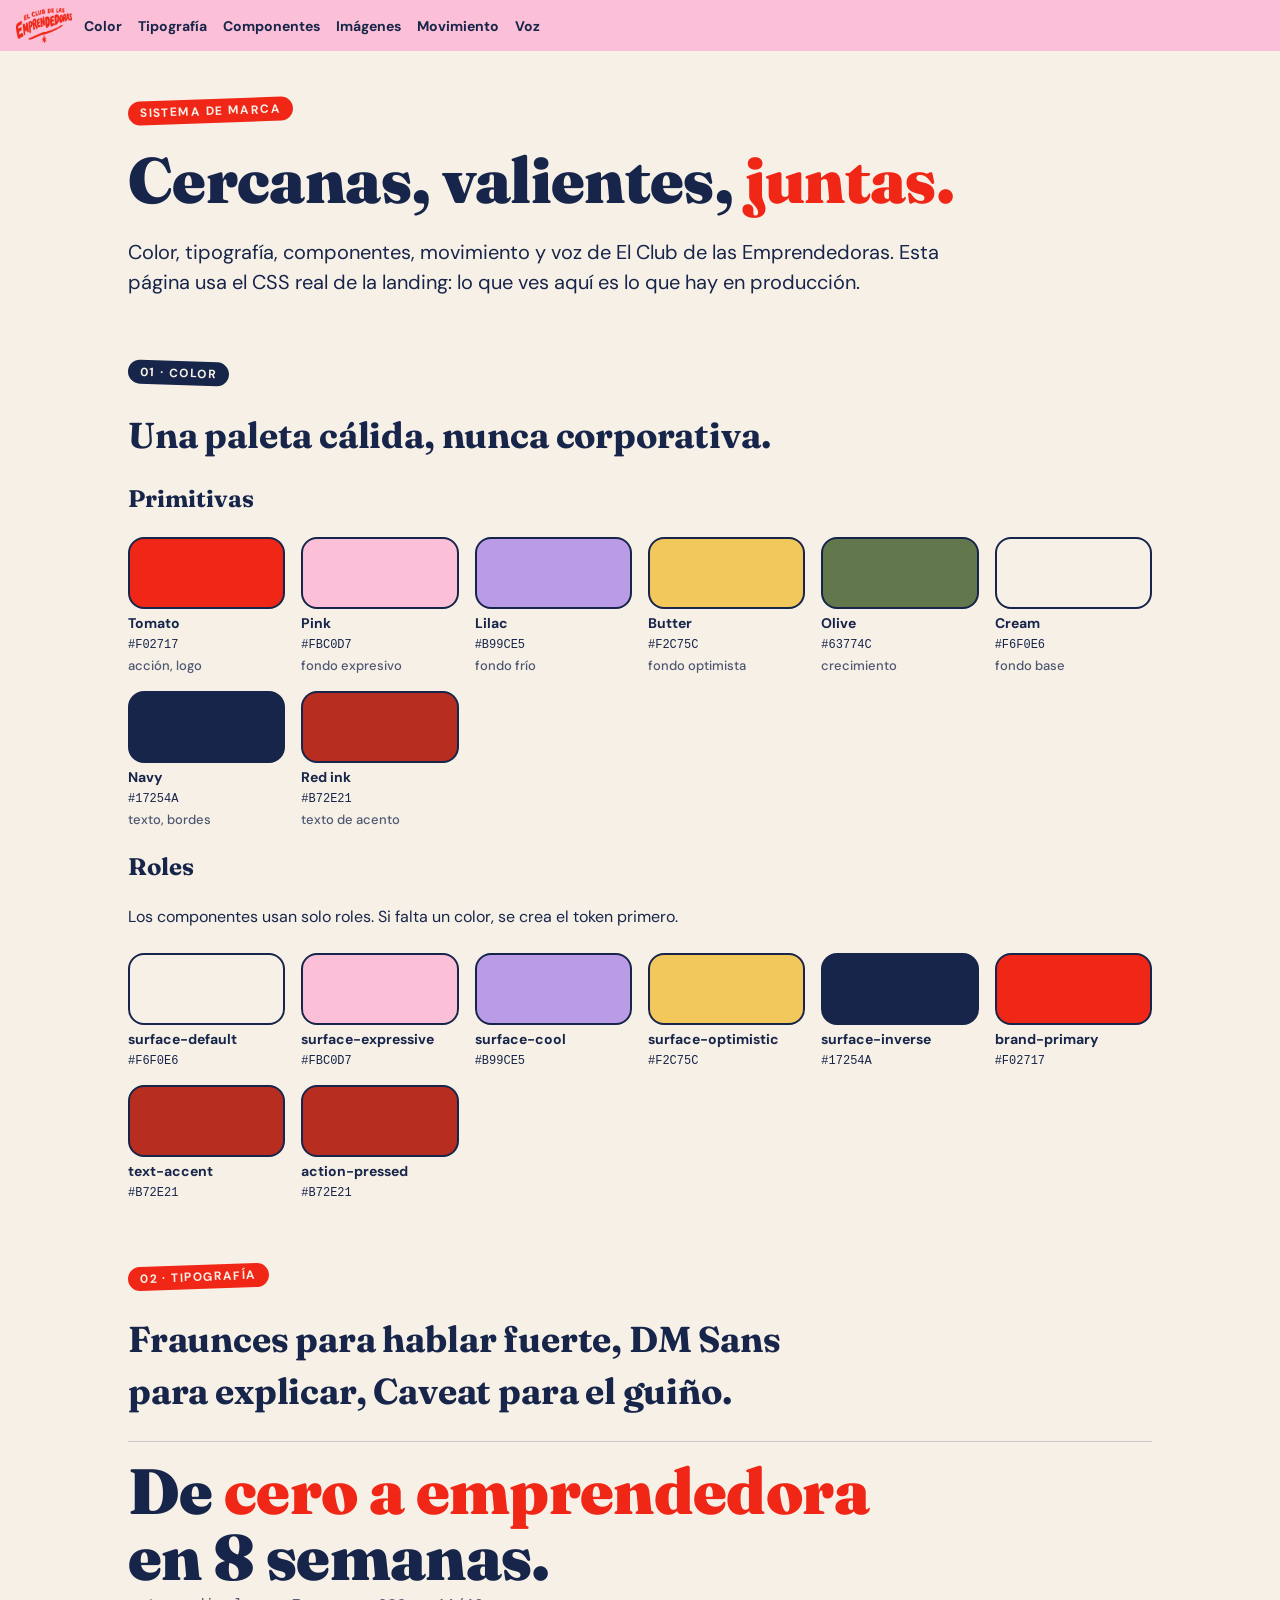
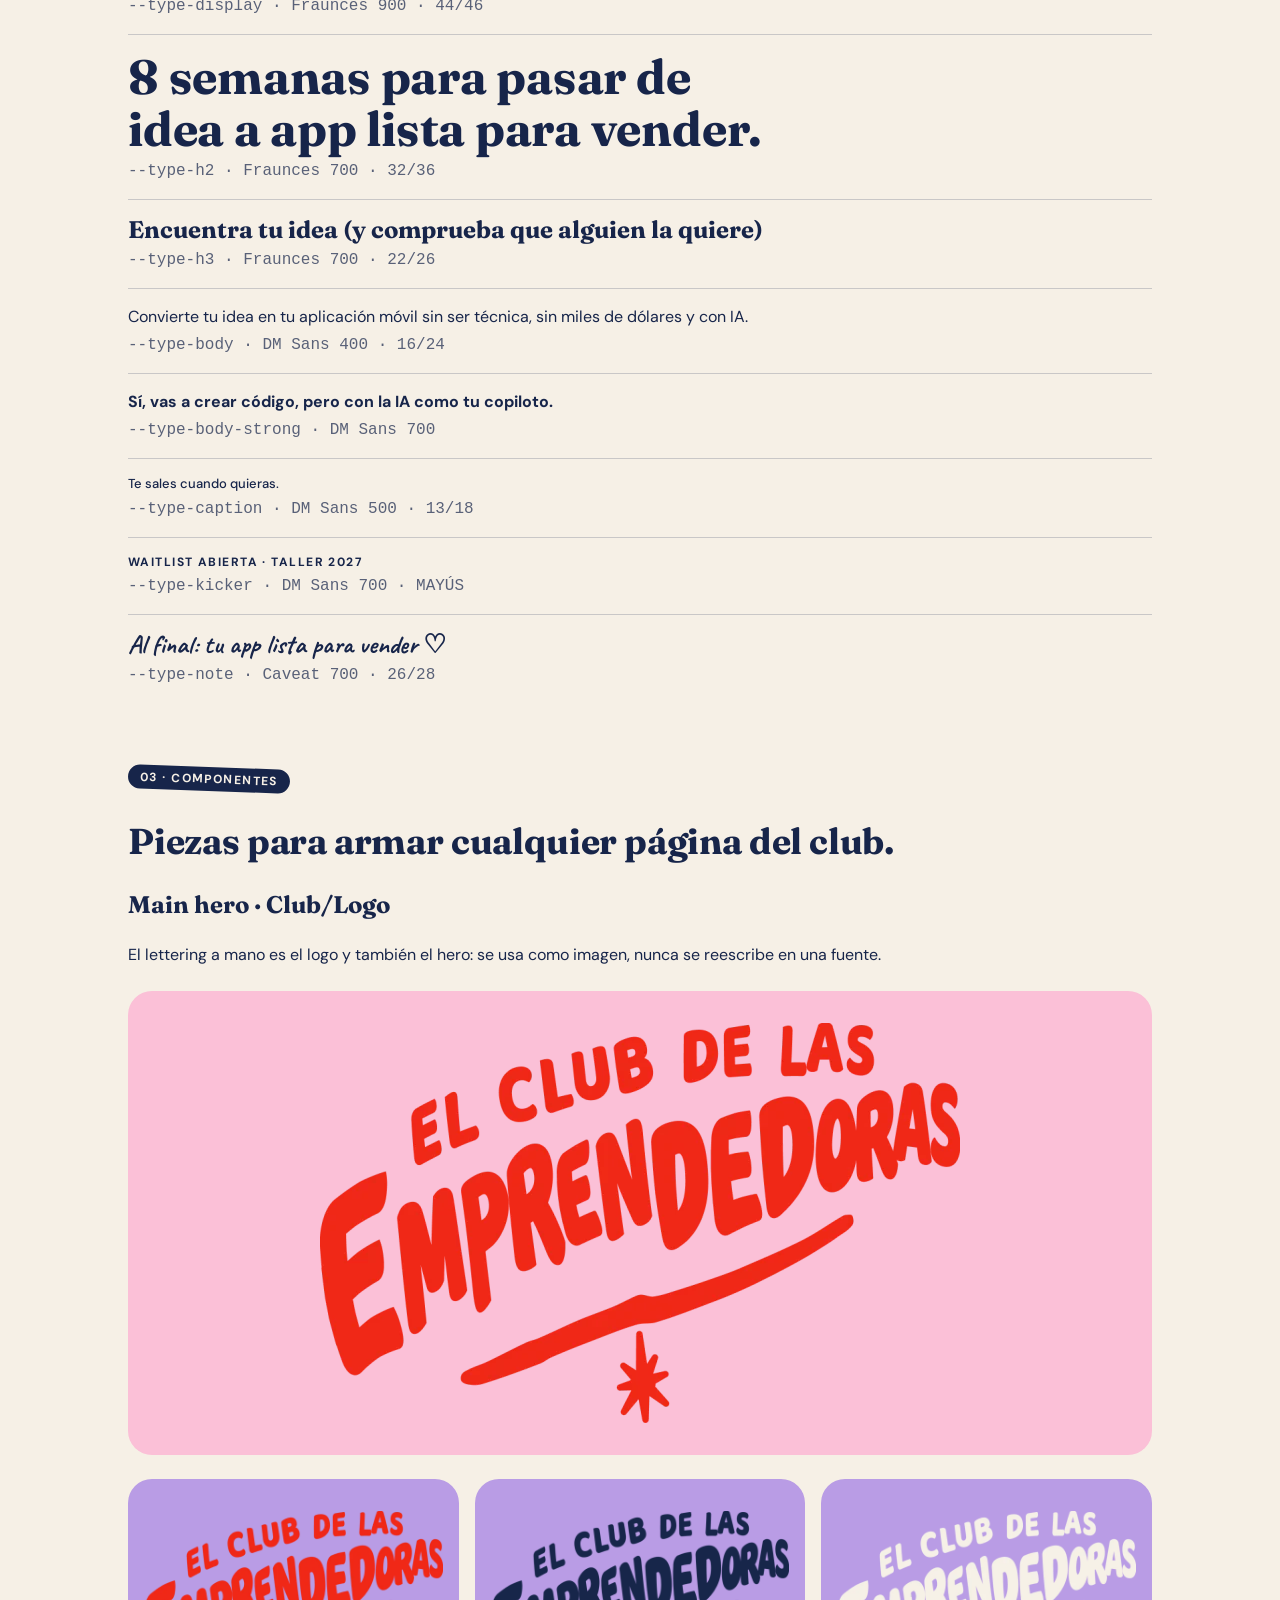
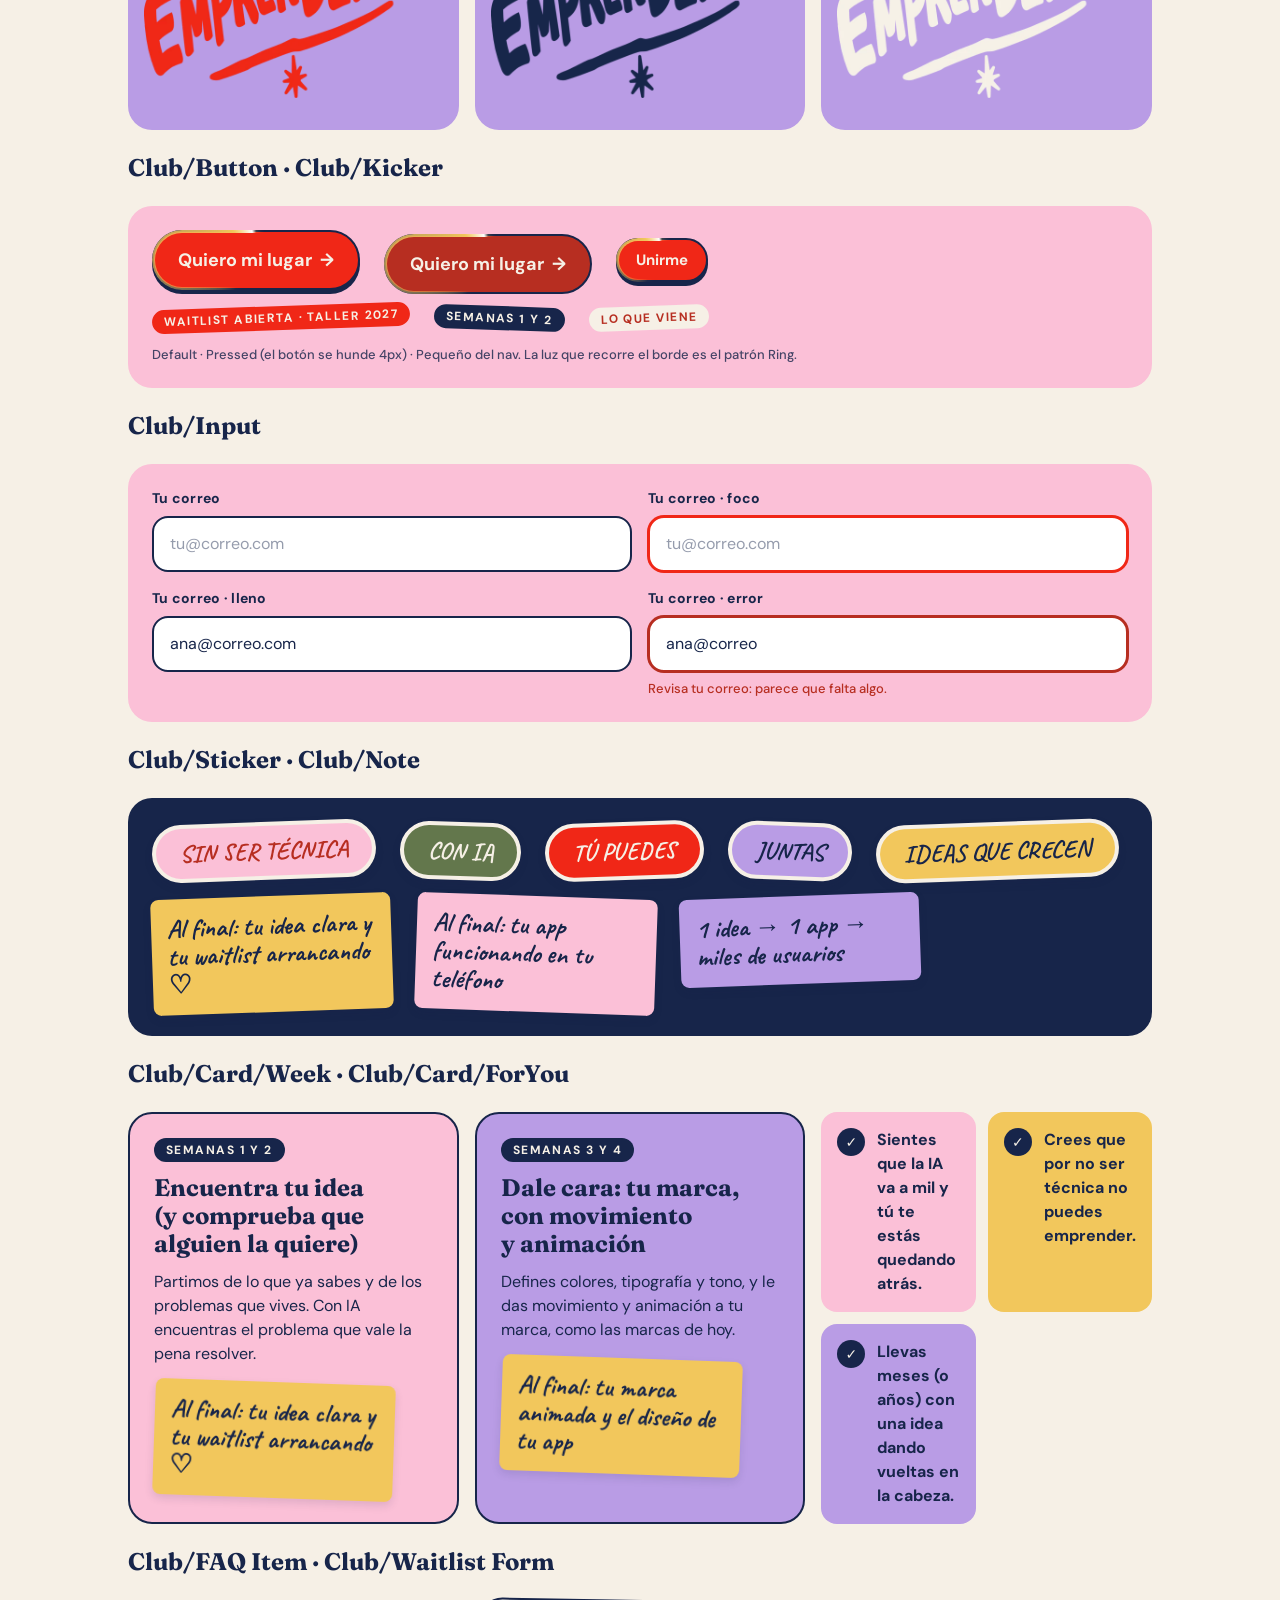
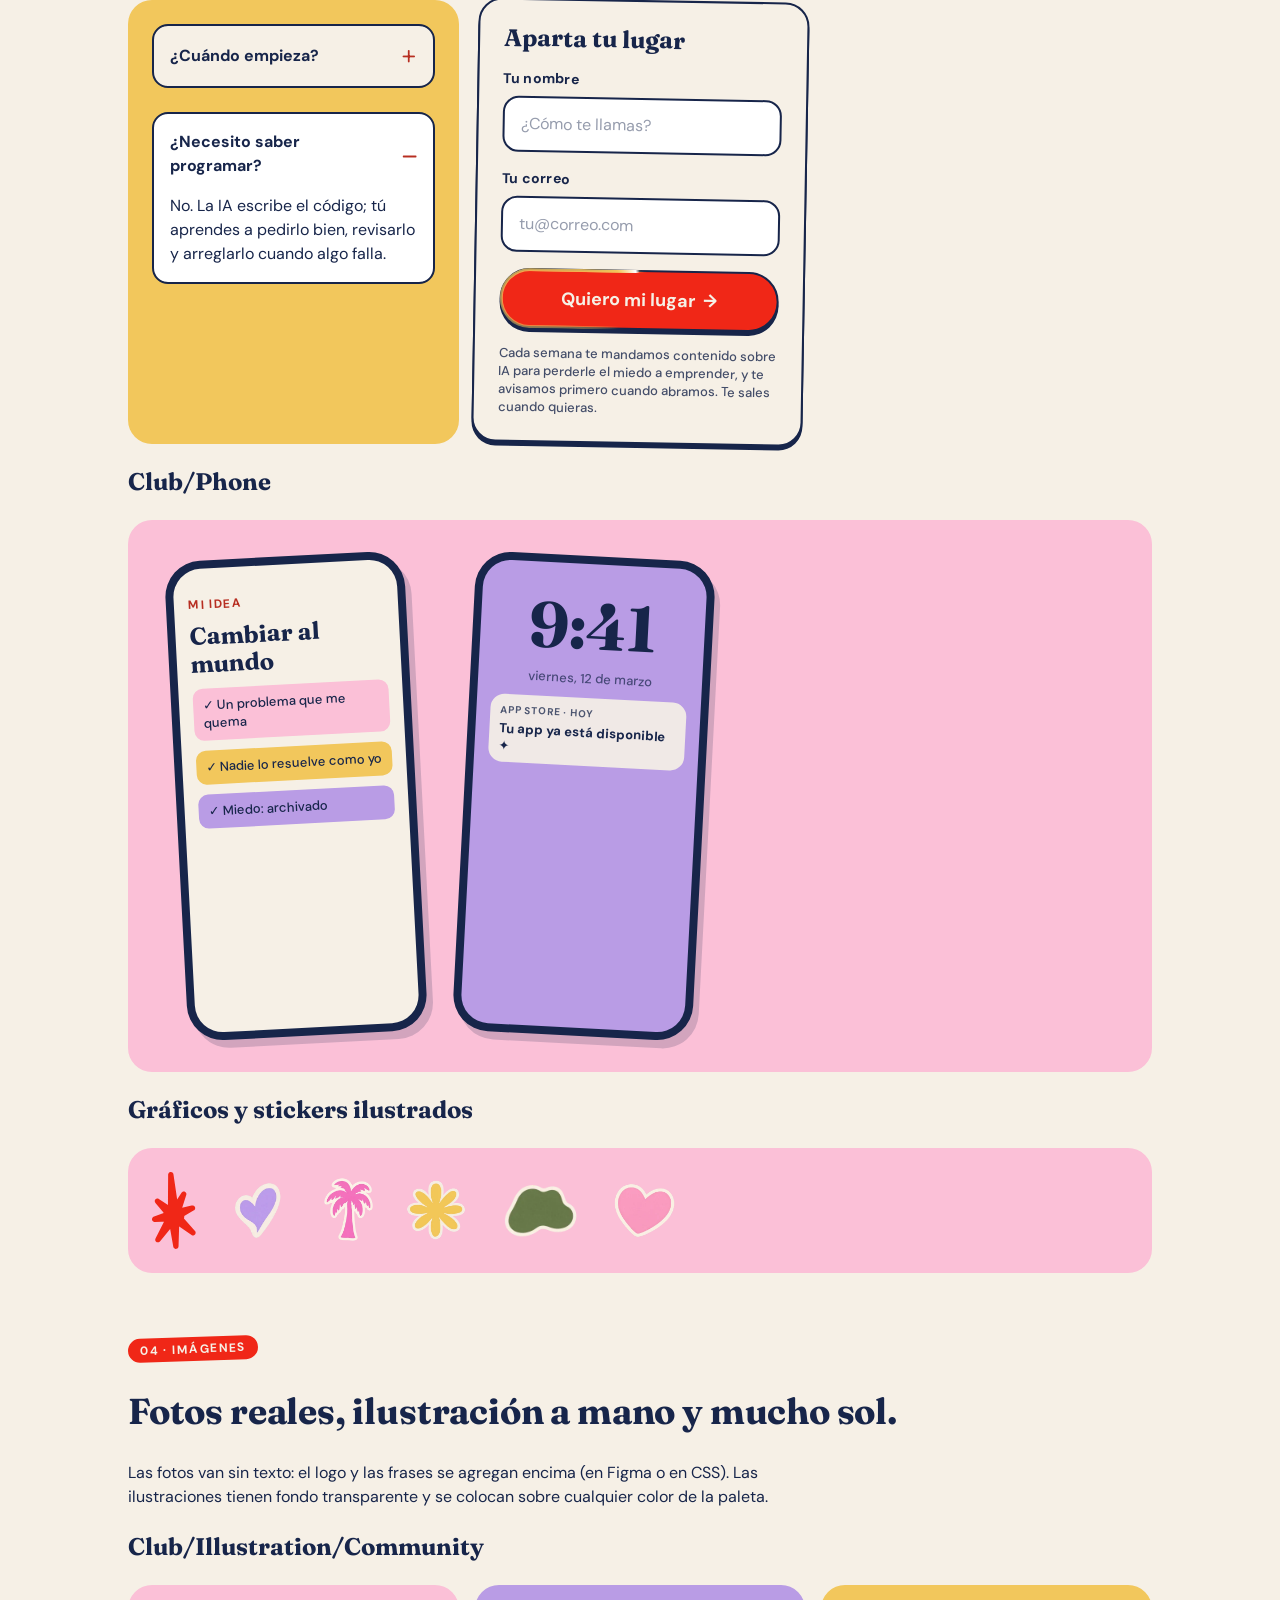
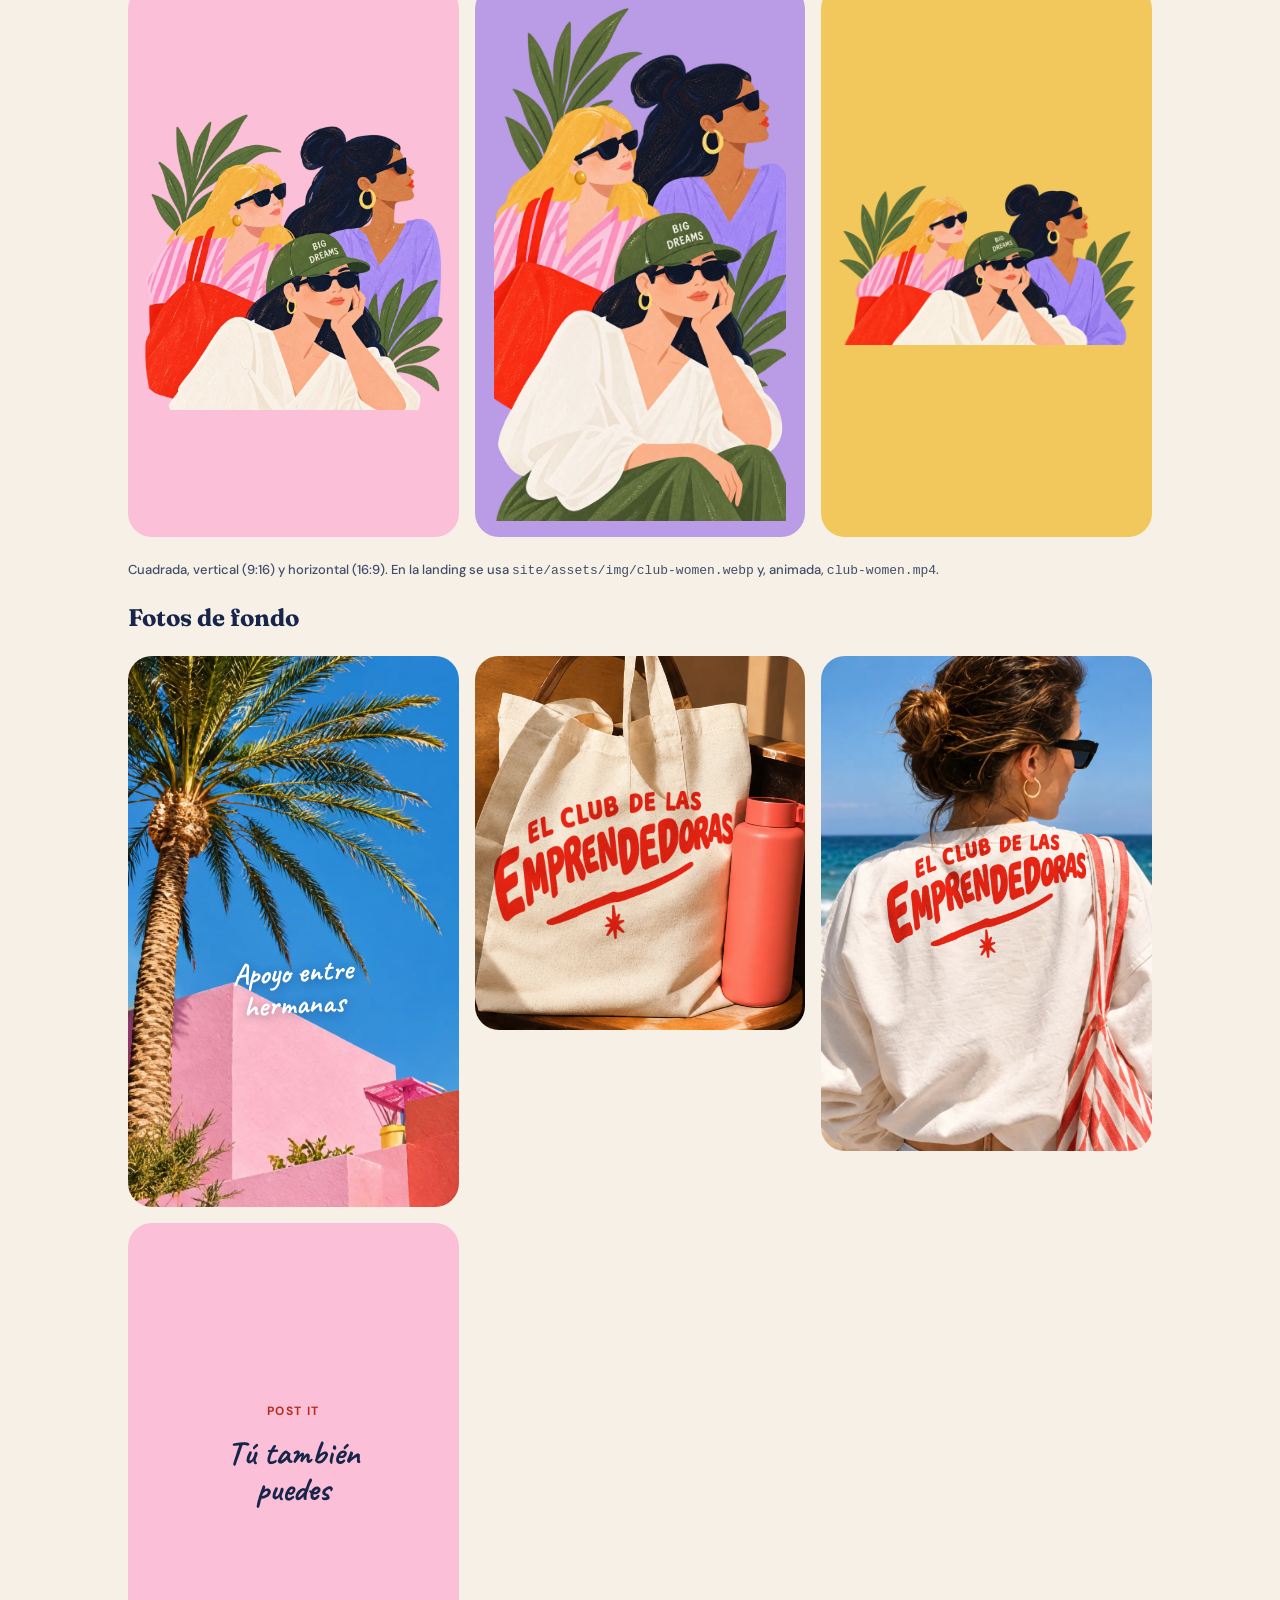
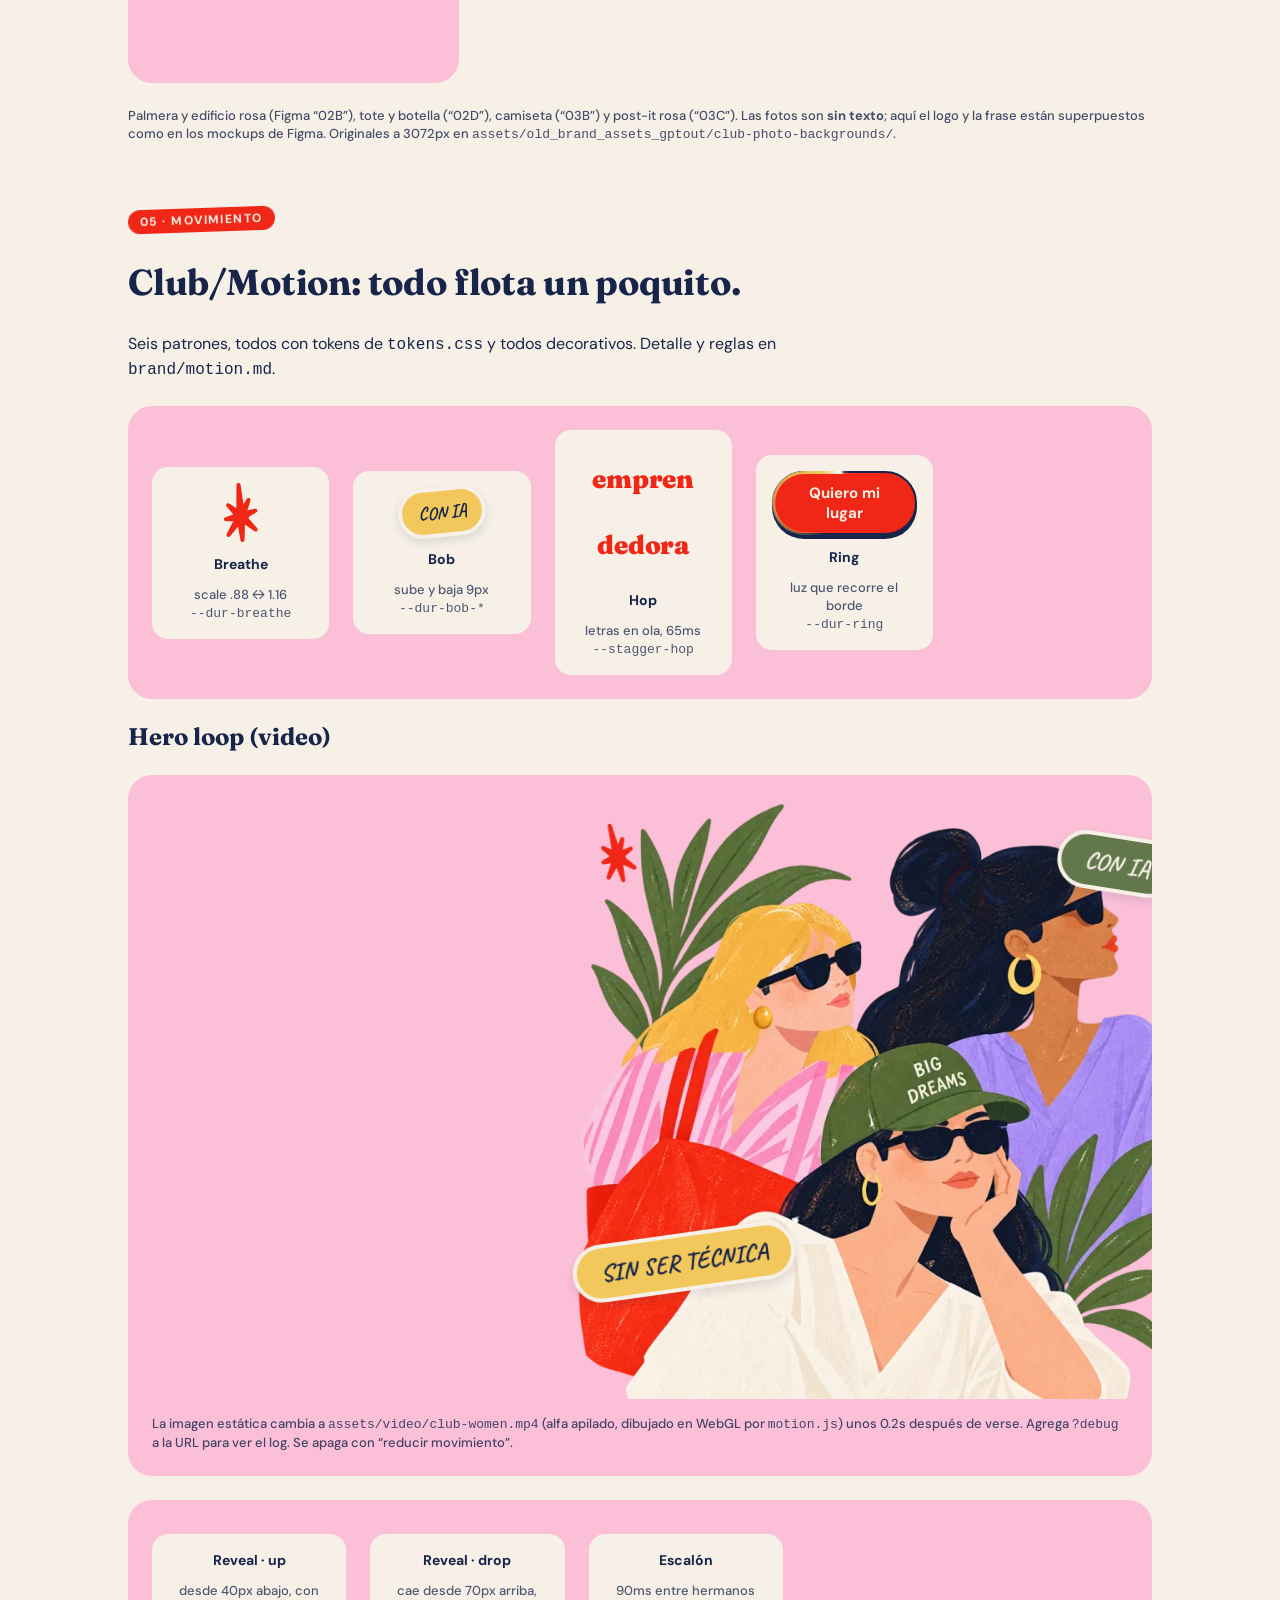
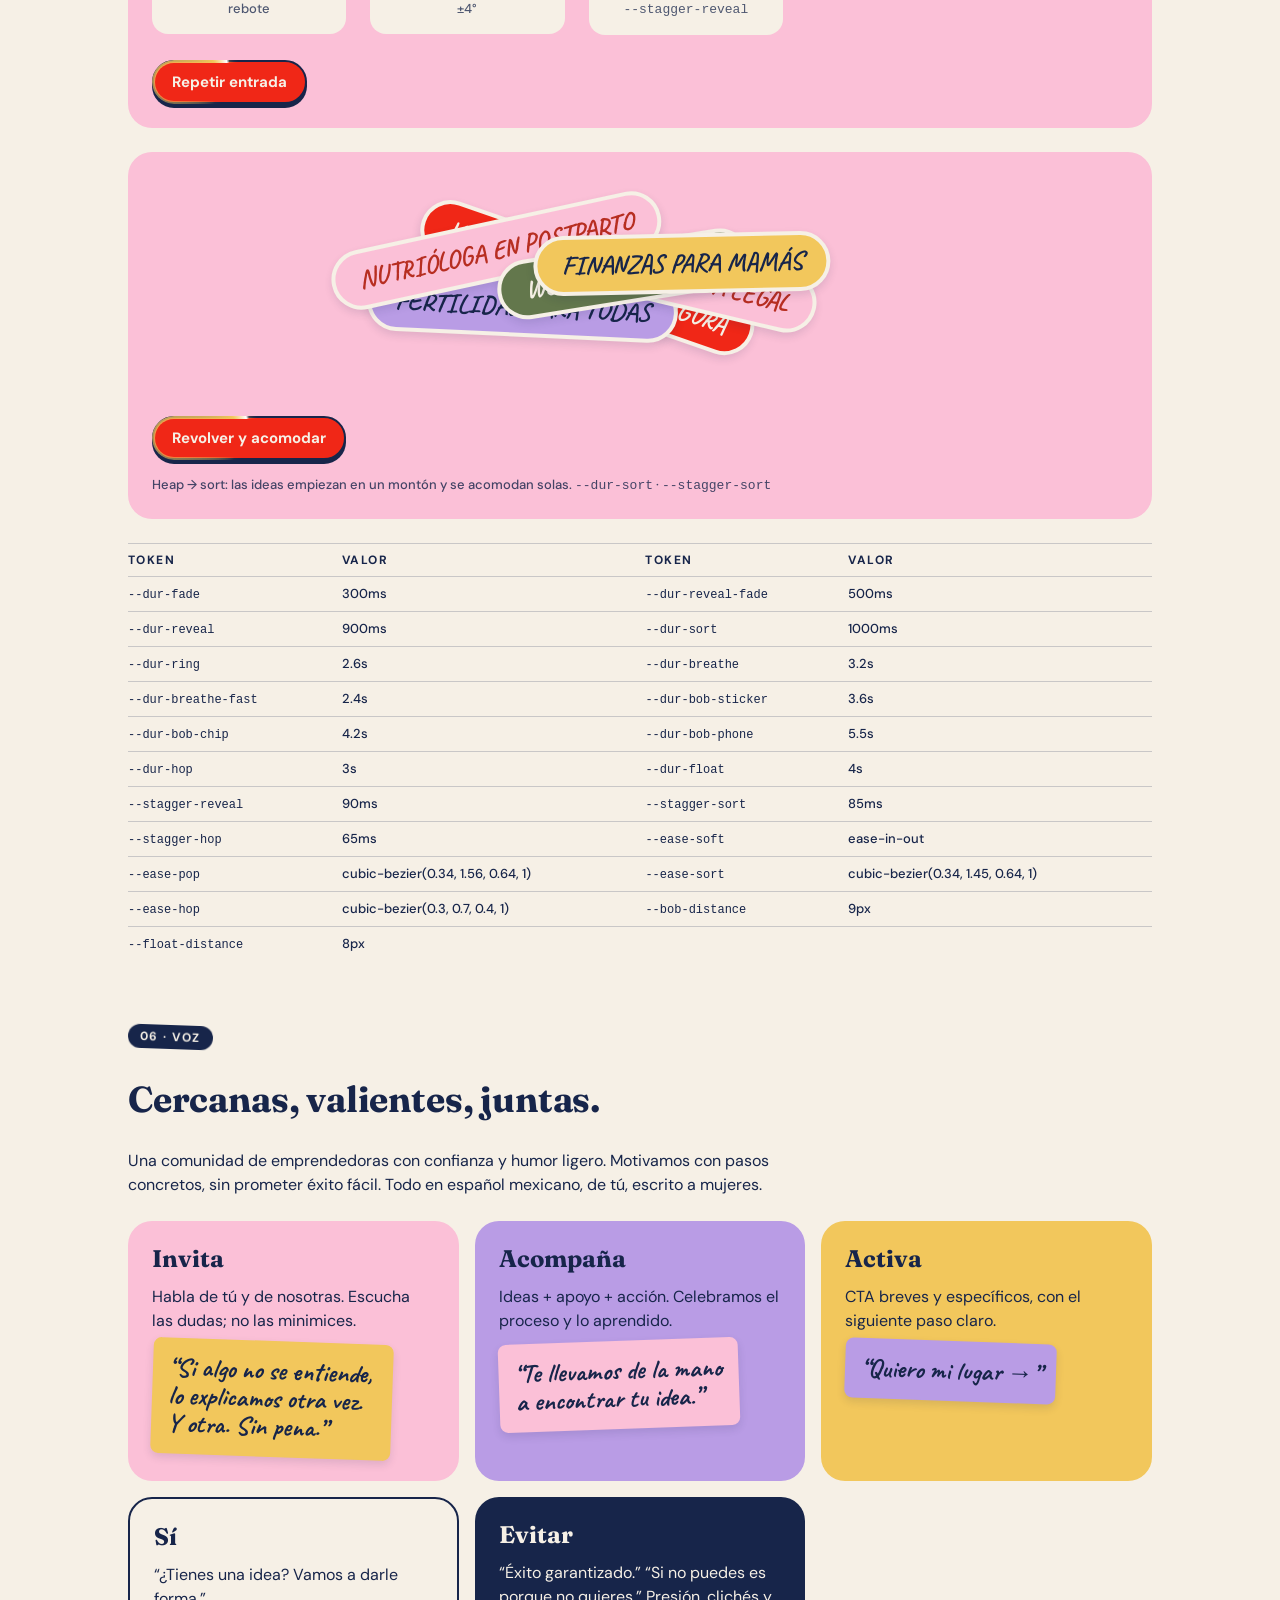
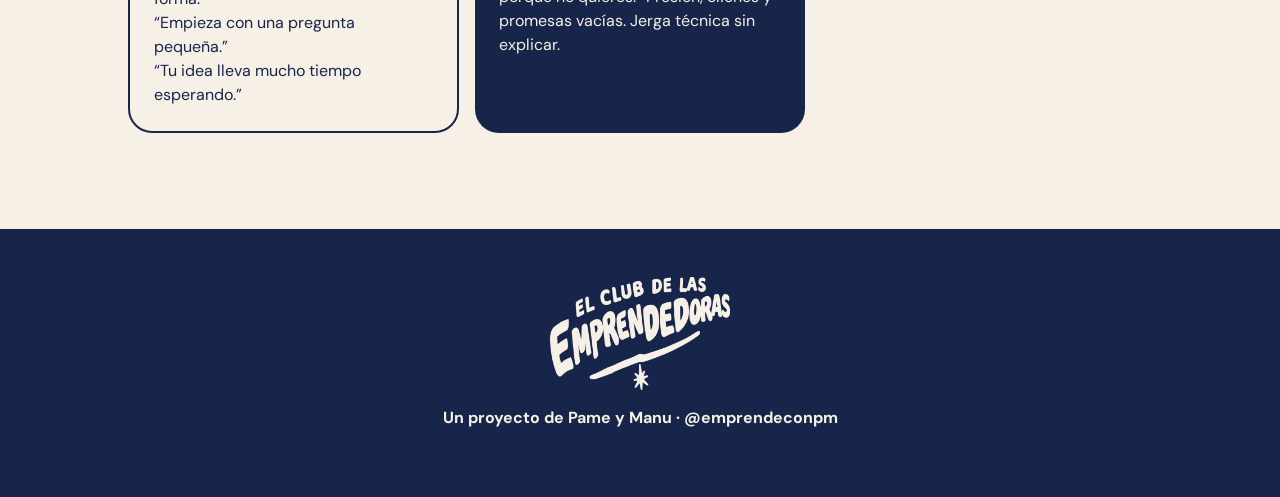
<file: brand/index.html>
<!doctype html>
<html lang="es-MX">
<head>
  <meta charset="utf-8">
  <meta name="viewport" content="width=device-width, initial-scale=1">
  <meta name="robots" content="noindex">
  <title>Sistema de marca · El Club de las Emprendedoras</title>
  <link rel="preconnect" href="https://fonts.googleapis.com">
  <link rel="preconnect" href="https://fonts.gstatic.com" crossorigin>
  <link rel="stylesheet" href="https://fonts.googleapis.com/css2?family=Caveat:wght@400;700&family=DM+Sans:opsz,wght@9..40,400;9..40,500;9..40,700&family=Fraunces:opsz,wght@9..144,700;9..144,900&display=swap">
  <!-- Self-contained: everything this page uses lives in brand/assets (tokens, components, motion, images, video). Serve this folder over http. -->
  <link rel="stylesheet" href="assets/tokens.css">
  <link rel="stylesheet" href="assets/styles.css">
  <style>
    .guide { max-width: var(--content-max); margin: 0 auto; padding: 0 var(--gutter) var(--space-96); }
    .guide__top {
      position: sticky; top: 0; z-index: 50; display: flex; gap: var(--space-12); align-items: center;
      padding: var(--space-8) var(--space-16); background: var(--surface-expressive);
    }
    .guide__top img { width: 56px; flex: none; }
    .guide__top nav { display: flex; gap: var(--space-16); overflow-x: auto; scrollbar-width: none; font: var(--type-label); white-space: nowrap; }
    .guide__top a { text-decoration: none; }
    .guide__top a:hover { text-decoration: underline; }
    .guide section { padding-top: var(--space-64); display: flex; flex-direction: column; gap: var(--space-24); }
    .guide h2.h2 { font-size: 28px; }
    .guide .intro { max-width: 60ch; }
    .grid { display: grid; gap: var(--space-16); grid-template-columns: repeat(auto-fill, minmax(min(100%, 140px), 1fr)); }
    .grid--wide { grid-template-columns: repeat(auto-fill, minmax(min(100%, 320px), 1fr)); }
    .cell { display: flex; flex-direction: column; gap: var(--space-8); align-items: flex-start; }
    .cell > small, .swatch small { font: var(--type-caption); opacity: 0.75; }
    .swatch { display: flex; flex-direction: column; gap: var(--space-4); font: var(--type-label); }
    .swatch i {
      display: block; height: 72px; border-radius: var(--radius-16); border: var(--stroke-ui) solid var(--border-default);
    }
    .swatch code, .cell code, .tokens code { font: 500 12px/16px ui-monospace, Menlo, monospace; }
    .specimen { display: grid; gap: var(--space-4); padding: var(--space-16) 0; border-top: var(--stroke-fine) solid rgb(23 37 74 / 0.2); }
    .specimen code { opacity: 0.7; }
    .stage { background: var(--surface-inverse); border-radius: var(--radius-24); padding: var(--space-24); color: var(--text-inverse); display: flex; flex-direction: column; gap: var(--space-16); align-items: flex-start; }
    .stage--light { background: var(--surface-expressive); color: var(--text-default); }
    .demo-row { display: flex; flex-wrap: wrap; gap: var(--space-24); align-items: center; }
    .demo-box { display: flex; flex-direction: column; gap: var(--space-12); align-items: center; padding: var(--space-16); background: var(--surface-default); color: var(--text-default); border-radius: var(--radius-16); min-width: 150px; text-align: center; }
    .demo-row > .demo-box { flex: 1 1 150px; }
    .demo-box img { width: 56px; }
    .demo-box strong { font: var(--type-label); }
    .demo-box small { font: var(--type-caption); opacity: 0.75; max-width: 22ch; }
    .btn.is-pressed { transform: translateY(4px); box-shadow: none; background: var(--action-pressed); }
    .field--focus input { border-color: var(--brand-primary); box-shadow: 0 0 0 1px var(--brand-primary); }
    .card-week { margin-top: 0; }
    .hero-lockup { background: var(--surface-expressive); border-radius: var(--radius-24); padding: var(--space-32) var(--space-16); display: grid; place-items: center; }
    .hero-lockup img { width: min(100%, 640px); height: auto; }
    .photo { position: relative; overflow: hidden; border-radius: var(--radius-24); background: var(--surface-expressive); }
    .photo > img:first-child { width: 100%; height: 100%; object-fit: cover; }
    .photo__logo { position: absolute; height: auto; mix-blend-mode: multiply; }
    .photo__cap { position: absolute; inset: auto 0 34% 0; text-align: center; color: #fff; font: var(--type-note); font-size: 30px; line-height: 32px; text-shadow: 0 2px 10px rgb(23 37 74 / 0.35); rotate: -3deg; }
    .photo--tall { aspect-ratio: 3 / 5; }
    .photo--tote { aspect-ratio: 328 / 371; }
    .photo--shirt { aspect-ratio: 268 / 401; }
    .postit { aspect-ratio: 288 / 401; background: var(--surface-expressive); border-radius: var(--radius-24); display: grid; place-content: center; text-align: center; gap: var(--space-12); padding: var(--space-24); }
    .postit .kicker { align-self: center; background: none; color: var(--text-accent); }
    .postit p:last-child { font: var(--type-note); font-size: 34px; line-height: 36px; }
    .illus { background: var(--surface-expressive); border-radius: var(--radius-24); display: grid; place-items: center; padding: var(--space-16); }
    .illus img { width: 100%; height: auto; max-height: 520px; object-fit: contain; }
    .tokens { width: 100%; border-collapse: collapse; font: var(--type-caption); }
    .tokens th, .tokens td { text-align: left; padding: var(--space-8) var(--space-12) var(--space-8) 0; border-top: var(--stroke-fine) solid rgb(23 37 74 / 0.2); vertical-align: top; }
    .tokens th { font: var(--type-kicker); letter-spacing: .12em; text-transform: uppercase; }
    .replay { align-self: flex-start; }
    .voice { display: grid; gap: var(--space-16); grid-template-columns: repeat(auto-fit, minmax(min(100%, 260px), 1fr)); }
    .voice > div { padding: var(--space-24); border-radius: var(--radius-24); display: flex; flex-direction: column; gap: var(--space-8); }
    .voice h3 { margin-bottom: var(--space-4); }
    /* Loops only run when the visitor hasn't asked for reduced motion (same rule as styles.css). */
    @media (prefers-reduced-motion: no-preference) {
      .demo-breathe { animation: club-breathe var(--dur-breathe-fast) var(--ease-soft) infinite; }
      .demo-bob { animation: club-bob var(--dur-bob-sticker) var(--ease-soft) infinite; }
    }
    .no-motion-note { display: none; }
    @media (prefers-reduced-motion: reduce) { .no-motion-note { display: block; } }
    @media (min-width: 900px) { .guide h2.h2 { font-size: 36px; } }
  </style>
</head>
<body>
  <header class="guide__top">
    <img src="assets/brand/logo-tomato.webp" width="56" height="35" alt="El Club de las Emprendedoras">
    <nav aria-label="Secciones">
      <a href="#color">Color</a><a href="#tipografia">Tipografía</a><a href="#componentes">Componentes</a><a href="#imagenes">Imágenes</a>
      <a href="#movimiento">Movimiento</a><a href="#voz">Voz</a>
    </nav>
  </header>

  <main class="guide">
    <section style="padding-top: var(--space-48)">
      <p class="kicker kicker--tomato tilt-l">Sistema de marca</p>
      <h1 class="display">Cercanas, valientes, <span class="accent">juntas.</span></h1>
      <p class="lead intro">Color, tipografía, componentes, movimiento y voz de El Club de las Emprendedoras. Esta página usa el CSS real de la landing: lo que ves aquí es lo que hay en producción.</p>
      <p class="caption no-motion-note">Tienes “reducir movimiento” activado en tu sistema: las animaciones de esta guía están apagadas, igual que en la landing.</p>
    </section>

    <!-- COLOR -->
    <section id="color">
      <p class="kicker kicker--navy tilt-r">01 · Color</p>
      <h2 class="h2">Una paleta cálida, nunca corporativa.</h2>
      <h3 class="h3">Primitivas</h3>
      <div class="grid">
        <div class="swatch"><i style="background:var(--club-tomato)"></i>Tomato<code data-var="--club-tomato"></code><small>acción, logo</small></div>
        <div class="swatch"><i style="background:var(--club-pink)"></i>Pink<code data-var="--club-pink"></code><small>fondo expresivo</small></div>
        <div class="swatch"><i style="background:var(--club-lilac)"></i>Lilac<code data-var="--club-lilac"></code><small>fondo frío</small></div>
        <div class="swatch"><i style="background:var(--club-butter)"></i>Butter<code data-var="--club-butter"></code><small>fondo optimista</small></div>
        <div class="swatch"><i style="background:var(--club-olive)"></i>Olive<code data-var="--club-olive"></code><small>crecimiento</small></div>
        <div class="swatch"><i style="background:var(--club-cream)"></i>Cream<code data-var="--club-cream"></code><small>fondo base</small></div>
        <div class="swatch"><i style="background:var(--club-navy)"></i>Navy<code data-var="--club-navy"></code><small>texto, bordes</small></div>
        <div class="swatch"><i style="background:var(--club-red-ink)"></i>Red ink<code data-var="--club-red-ink"></code><small>texto de acento</small></div>
      </div>
      <h3 class="h3">Roles</h3>
      <p>Los componentes usan solo roles. Si falta un color, se crea el token primero.</p>
      <div class="grid">
        <div class="swatch"><i style="background:var(--surface-default)"></i>surface-default<code data-var="--surface-default"></code></div>
        <div class="swatch"><i style="background:var(--surface-expressive)"></i>surface-expressive<code data-var="--surface-expressive"></code></div>
        <div class="swatch"><i style="background:var(--surface-cool)"></i>surface-cool<code data-var="--surface-cool"></code></div>
        <div class="swatch"><i style="background:var(--surface-optimistic)"></i>surface-optimistic<code data-var="--surface-optimistic"></code></div>
        <div class="swatch"><i style="background:var(--surface-inverse)"></i>surface-inverse<code data-var="--surface-inverse"></code></div>
        <div class="swatch"><i style="background:var(--brand-primary)"></i>brand-primary<code data-var="--brand-primary"></code></div>
        <div class="swatch"><i style="background:var(--text-accent)"></i>text-accent<code data-var="--text-accent"></code></div>
        <div class="swatch"><i style="background:var(--action-pressed)"></i>action-pressed<code data-var="--action-pressed"></code></div>
      </div>
    </section>

    <!-- TIPOGRAFIA -->
    <section id="tipografia">
      <p class="kicker kicker--tomato tilt-l">02 · Tipografía</p>
      <h2 class="h2">Fraunces para hablar fuerte, DM Sans para explicar, Caveat para el guiño.</h2>
      <div>
        <div class="specimen"><span class="display">De <span class="accent">cero a emprendedora</span> en 8 semanas.</span><code>--type-display · Fraunces 900 · 44/46</code></div>
        <div class="specimen"><span class="h2">8 semanas para pasar de idea a app lista para vender.</span><code>--type-h2 · Fraunces 700 · 32/36</code></div>
        <div class="specimen"><span class="h3">Encuentra tu idea (y comprueba que alguien la quiere)</span><code>--type-h3 · Fraunces 700 · 22/26</code></div>
        <div class="specimen"><span style="font: var(--type-body)">Convierte tu idea en tu aplicación móvil sin ser técnica, sin miles de dólares y con IA.</span><code>--type-body · DM Sans 400 · 16/24</code></div>
        <div class="specimen"><span style="font: var(--type-body-strong)">Sí, vas a crear código, pero con la IA como tu copiloto.</span><code>--type-body-strong · DM Sans 700</code></div>
        <div class="specimen"><span style="font: var(--type-caption)">Te sales cuando quieras.</span><code>--type-caption · DM Sans 500 · 13/18</code></div>
        <div class="specimen"><span style="font: var(--type-kicker); letter-spacing:.12em; text-transform:uppercase">Waitlist abierta · Taller 2027</span><code>--type-kicker · DM Sans 700 · MAYÚS</code></div>
        <div class="specimen"><span style="font: var(--type-note)">Al final: tu app lista para vender ♡</span><code>--type-note · Caveat 700 · 26/28</code></div>
      </div>
    </section>

    <!-- COMPONENTES -->
    <section id="componentes">
      <p class="kicker kicker--navy tilt-r">03 · Componentes</p>
      <h2 class="h2">Piezas para armar cualquier página del club.</h2>

      <h3 class="h3">Main hero · Club/Logo</h3>
      <p>El lettering a mano es el logo y también el hero: se usa como imagen, nunca se reescribe en una fuente.</p>
      <div class="hero-lockup"><img src="assets/brand/logo-tomato.webp" width="640" height="400" alt="El Club de las Emprendedoras"></div>
      <div class="grid grid--wide">
        <div class="hero-lockup" style="background:var(--surface-cool)"><img src="assets/brand/logo-tomato.webp" width="320" height="200" alt="Logo tomato"></div>
        <div class="hero-lockup" style="background:var(--surface-cool)"><img src="assets/brand/logo-navy.webp" width="320" height="200" alt="Logo navy"></div>
        <div class="hero-lockup" style="background:var(--surface-cool)"><img src="assets/brand/logo-cream.webp" width="320" height="200" alt="Logo cream"></div>
      </div>

      <h3 class="h3">Club/Button · Club/Kicker</h3>
      <div class="stage stage--light">
        <div class="demo-row">
          <a class="btn" href="#componentes"><span class="btn__label">Quiero mi lugar</span><span aria-hidden="true">→</span></a>
          <a class="btn is-pressed" href="#componentes"><span class="btn__label">Quiero mi lugar</span><span aria-hidden="true">→</span></a>
          <a class="btn btn--sm" href="#componentes">Unirme</a>
        </div>
        <div class="demo-row">
          <span class="kicker kicker--tomato tilt-l">Waitlist abierta · Taller 2027</span>
          <span class="kicker kicker--navy tilt-r">Semanas 1 y 2</span>
          <span class="kicker kicker--cream tilt-l">Lo que viene</span>
        </div>
        <small class="caption">Default · Pressed (el botón se hunde 4px) · Pequeño del nav. La luz que recorre el borde es el patrón Ring.</small>
      </div>

      <h3 class="h3">Club/Input</h3>
      <div class="stage stage--light">
        <div class="grid grid--wide" style="width:100%">
          <div class="field"><label for="i1">Tu correo</label><input id="i1" type="email" placeholder="tu@correo.com"></div>
          <div class="field field--focus"><label for="i2">Tu correo · foco</label><input id="i2" type="email" placeholder="tu@correo.com"></div>
          <div class="field"><label for="i3">Tu correo · lleno</label><input id="i3" type="email" value="ana@correo.com"></div>
          <div class="field"><label for="i4">Tu correo · error</label><input id="i4" type="email" value="ana@correo" aria-invalid="true"><p class="field__error">Revisa tu correo: parece que falta algo.</p></div>
        </div>
      </div>

      <h3 class="h3">Club/Sticker · Club/Note</h3>
      <div class="stage">
        <div class="demo-row">
          <span class="sticker sticker--pink tilt-l">Sin ser técnica</span>
          <span class="sticker sticker--olive tilt-r">Con IA</span>
          <span class="sticker sticker--tomato tilt-l">Tú puedes</span>
          <span class="sticker sticker--lilac tilt-r">Juntas</span>
          <span class="sticker sticker--butter tilt-l">Ideas que crecen</span>
        </div>
        <div class="demo-row">
          <p class="note note--butter tilt-l">Al final: tu idea clara y tu waitlist arrancando ♡</p>
          <p class="note note--pink tilt-r">Al final: tu app funcionando en tu teléfono</p>
          <p class="note note--lilac tilt-l">1 idea → 1 app → miles de usuarios</p>
        </div>
      </div>

      <h3 class="h3">Club/Card/Week · Club/Card/ForYou</h3>
      <div class="grid grid--wide">
        <article class="card-week card-week--pink">
          <p class="kicker kicker--navy">Semanas 1 y 2</p>
          <h3 class="h3">Encuentra tu idea (y comprueba que alguien la quiere)</h3>
          <p>Partimos de lo que ya sabes y de los problemas que vives. Con IA encuentras el problema que vale la pena resolver.</p>
          <p class="note note--butter tilt-r">Al final: tu idea clara y tu waitlist arrancando ♡</p>
        </article>
        <article class="card-week card-week--lilac">
          <p class="kicker kicker--navy">Semanas 3 y 4</p>
          <h3 class="h3">Dale cara: tu marca, con movimiento y animación</h3>
          <p>Defines colores, tipografía y tono, y le das movimiento y animación a tu marca, como las marcas de hoy.</p>
          <p class="note note--butter tilt-r">Al final: tu marca animada y el diseño de tu app</p>
        </article>
        <ul class="for-you" style="align-self:start">
          <li class="for-you__item for-you__item--pink">Sientes que la IA va a mil y tú te estás quedando atrás.</li>
          <li class="for-you__item for-you__item--butter">Crees que por no ser técnica no puedes emprender.</li>
          <li class="for-you__item for-you__item--lilac">Llevas meses (o años) con una idea dando vueltas en la cabeza.</li>
        </ul>
      </div>

      <h3 class="h3">Club/FAQ Item · Club/Waitlist Form</h3>
      <div class="grid grid--wide">
        <div class="stage" style="background:var(--surface-optimistic); color:var(--text-default)">
          <div class="faq" style="width:100%; display:flex; flex-direction:column; gap:12px">
            <details class="faq__item"><summary>¿Cuándo empieza?</summary><p>En 2027. Las que están en la waitlist conocen la fecha antes que nadie.</p></details>
            <details class="faq__item" open><summary>¿Necesito saber programar?</summary><p>No. La IA escribe el código; tú aprendes a pedirlo bien, revisarlo y arreglarlo cuando algo falla.</p></details>
          </div>
        </div>
        <div class="waitlist waitlist--tilt">
          <form class="waitlist__form" onsubmit="return false">
            <h3 class="h3">Aparta tu lugar</h3>
            <div class="field"><label for="w1">Tu nombre</label><input id="w1" type="text" placeholder="¿Cómo te llamas?"></div>
            <div class="field"><label for="w2">Tu correo</label><input id="w2" type="email" placeholder="tu@correo.com"></div>
            <button class="btn btn--block" type="submit"><span class="btn__label">Quiero mi lugar</span><span aria-hidden="true">→</span></button>
            <p class="caption">Cada semana te mandamos contenido sobre IA para perderle el miedo a emprender, y te avisamos primero cuando abramos. Te sales cuando quieras.</p>
          </form>
        </div>
      </div>

      <h3 class="h3">Club/Phone</h3>
      <div class="stage stage--light">
        <div class="demo-row" style="gap:48px; padding:12px 24px">
          <div class="phone phone--tilt-l" aria-hidden="true">
            <div class="phone__screen">
              <p class="screen-kicker">Mi idea</p>
              <p class="screen-title">Cambiar al mundo</p>
              <p class="screen-row screen-row--pink">✓ Un problema que me quema</p>
              <p class="screen-row screen-row--butter">✓ Nadie lo resuelve como yo</p>
              <p class="screen-row screen-row--lilac">✓ Miedo: archivado</p>
            </div>
          </div>
          <div class="phone phone--tilt-r" aria-hidden="true">
            <div class="phone__screen phone__screen--lock">
              <p class="screen-time">9:41</p>
              <p class="screen-caption">viernes, 12 de marzo</p>
              <p class="screen-notif"><small>App Store · hoy</small>Tu app ya está disponible ✦</p>
            </div>
          </div>
        </div>
      </div>

      <h3 class="h3">Gráficos y stickers ilustrados</h3>
      <div class="stage stage--light">
        <div class="demo-row">
          <img src="assets/brand/asterisk.svg" width="44" height="78" alt="Asterisco">
          <img src="assets/img/lilac-heart.webp" width="72" height="69" alt="Corazón lila">
          <img src="assets/img/pink-palm.webp" width="64" height="74" alt="Palma rosa">
          <img src="assets/img/yellow-flower.webp" width="64" height="64" alt="Flor mantequilla">
          <img src="assets/img/olive-blob.webp" width="96" alt="Blob olive">
          <img src="assets/img/pink-heart.webp" width="64" height="59" alt="Corazón rosa">
        </div>
      </div>
    </section>

    <!-- IMAGENES -->
    <section id="imagenes">
      <p class="kicker kicker--tomato tilt-l">04 · Imágenes</p>
      <h2 class="h2">Fotos reales, ilustración a mano y mucho sol.</h2>
      <p class="intro">Las fotos van sin texto: el logo y las frases se agregan encima (en Figma o en CSS). Las ilustraciones tienen fondo transparente y se colocan sobre cualquier color de la paleta.</p>

      <h3 class="h3">Club/Illustration/Community</h3>
      <div class="grid grid--wide">
        <div class="illus" style="background:var(--surface-expressive)"><img src="assets/img/community-square.webp" width="900" height="900" alt="Tres mujeres con lentes de sol y una gorra “Big dreams”"></div>
        <div class="illus" style="background:var(--surface-cool)"><img src="assets/img/community-tall.webp" width="720" height="1280" alt="Ilustración vertical de las tres mujeres"></div>
        <div class="illus" style="background:var(--surface-optimistic)"><img src="assets/img/community-wide.webp" width="1280" height="720" alt="Ilustración horizontal de las tres mujeres"></div>
      </div>
      <p class="caption">Cuadrada, vertical (9:16) y horizontal (16:9). En la landing se usa <code>site/assets/img/club-women.webp</code> y, animada, <code>club-women.mp4</code>.</p>

      <h3 class="h3">Fotos de fondo</h3>
      <div class="grid grid--wide">
        <figure class="photo photo--tall">
          <img src="assets/img/photo-palm-pink.webp" width="933" height="1400" alt="Palmera y arquitectura rosa bajo cielo azul">
          <figcaption class="photo__cap">Apoyo entre<br>hermanas</figcaption>
        </figure>
        <figure class="photo photo--tote">
          <img src="assets/img/photo-tote-bottle.webp" width="1225" height="1400" alt="Tote bag de tela y botella coral">
          <img class="photo__logo" src="assets/brand/logo-tomato.webp" style="left:6%; top:36%; width:72%" alt="">
        </figure>
        <figure class="photo photo--shirt">
          <img src="assets/img/photo-shirt.webp" width="933" height="1400" alt="Mujer de espaldas con camiseta crema">
          <img class="photo__logo" src="assets/brand/logo-tomato.webp" style="left:20%; top:36%; width:60%" alt="">
        </figure>
        <div class="postit"><p class="kicker">Post it</p><p>Tú también<br>puedes</p></div>
      </div>
      <p class="caption">Palmera y edificio rosa (Figma “02B”), tote y botella (“02D”), camiseta (“03B”) y post-it rosa (“03C”). Las fotos son <strong>sin texto</strong>; aquí el logo y la frase están superpuestos como en los mockups de Figma. Originales a 3072px en <code>assets/old_brand_assets_gptout/club-photo-backgrounds/</code>.</p>
    </section>

    <!-- MOVIMIENTO -->
    <section id="movimiento">
      <p class="kicker kicker--tomato tilt-l">05 · Movimiento</p>
      <h2 class="h2">Club/Motion: todo flota un poquito.</h2>
      <p class="intro">Seis patrones, todos con tokens de <code>tokens.css</code> y todos decorativos. Detalle y reglas en <code>brand/motion.md</code>.</p>

      <div class="stage stage--light">
        <div class="demo-row">
          <div class="demo-box"><img class="demo-breathe" src="assets/brand/asterisk.svg" alt="" style="width:34px"><strong>Breathe</strong><small>scale .88 ↔ 1.16<br><code>--dur-breathe</code></small></div>
          <div class="demo-box"><span class="sticker sticker--butter demo-bob" style="rotate:-6deg; font-size:18px; padding:8px 16px">Con IA</span><strong>Bob</strong><small>sube y baja 9px<br><code>--dur-bob-*</code></small></div>
          <div class="demo-box"><span class="display" style="font-size:26px"><span class="accent" data-jump>emprendedora</span></span><strong>Hop</strong><small>letras en ola, 65ms<br><code>--stagger-hop</code></small></div>
          <div class="demo-box"><a class="btn btn--sm" href="#movimiento">Quiero mi lugar</a><strong>Ring</strong><small>luz que recorre el borde<br><code>--dur-ring</code></small></div>
        </div>
      </div>

      <h3 class="h3">Hero loop (video)</h3>
      <div class="stage stage--light">
        <div class="hero__art">
          <img class="hero__illustration" src="assets/img/club-women.webp" width="720" height="720" alt="">
          <span class="sticker sticker--butter hero__sticker-a">Sin ser técnica</span>
          <span class="sticker sticker--olive hero__sticker-b">Con IA</span>
          <img class="hero__spark" src="assets/brand/asterisk.svg" width="44" height="78" alt="">
        </div>
        <p class="caption">La imagen estática cambia a <code>assets/video/club-women.mp4</code> (alfa apilado, dibujado en WebGL por <code>motion.js</code>) unos 0.2s después de verse. Agrega <code>?debug</code> a la URL para ver el log. Se apaga con “reducir movimiento”.</p>
      </div>

      <div class="stage stage--light">
        <div class="motion" id="reveal-demo">
          <div class="demo-row" style="min-height:120px">
            <div data-reveal="up" class="demo-box"><strong>Reveal · up</strong><small>desde 40px abajo, con rebote</small></div>
            <div data-reveal="drop" class="demo-box" style="--d:90ms"><strong>Reveal · drop</strong><small>cae desde 70px arriba, ±4°</small></div>
            <div data-reveal="up" class="demo-box" style="--d:180ms"><strong>Escalón</strong><small>90ms entre hermanos<br><code>--stagger-reveal</code></small></div>
          </div>
        </div>
        <button class="btn btn--sm replay" type="button" id="replay-reveal">Repetir entrada</button>
      </div>

      <div class="stage stage--light">
        <div class="motion">
          <ul class="chips" id="sort-demo" aria-label="Ejemplo de ideas">
            <li class="sticker sticker--pink">Nutrióloga en postparto</li>
            <li class="sticker sticker--butter">Finanzas para mamás</li>
            <li class="sticker sticker--olive">Workouts en casa</li>
            <li class="sticker sticker--tomato">Volver sola a casa, segura</li>
            <li class="sticker sticker--lilac">Fertilidad para todas</li>
            <li class="sticker sticker--pink">Asesoría legal</li>
          </ul>
        </div>
        <button class="btn btn--sm replay" type="button" id="replay-sort">Revolver y acomodar</button>
        <small class="caption">Heap → sort: las ideas empiezan en un montón y se acomodan solas. <code>--dur-sort</code> · <code>--stagger-sort</code></small>
      </div>

      <div style="overflow-x:auto">
      <table class="tokens">
        <thead><tr><th>Token</th><th>Valor</th><th>Token</th><th>Valor</th></tr></thead>
        <tbody id="motion-tokens"></tbody>
      </table>
      </div>
    </section>

    <!-- VOZ -->
    <section id="voz">
      <p class="kicker kicker--navy tilt-r">06 · Voz</p>
      <h2 class="h2">Cercanas, valientes, juntas.</h2>
      <p class="intro">Una comunidad de emprendedoras con confianza y humor ligero. Motivamos con pasos concretos, sin prometer éxito fácil. Todo en español mexicano, de tú, escrito a mujeres.</p>
      <div class="voice">
        <div style="background:var(--brand-secondary)"><h3 class="h3">Invita</h3><p>Habla de tú y de nosotras. Escucha las dudas; no las minimices.</p><p class="note note--butter tilt-r">“Si algo no se entiende, lo explicamos otra vez. Y otra. Sin pena.”</p></div>
        <div style="background:var(--brand-tertiary)"><h3 class="h3">Acompaña</h3><p>Ideas + apoyo + acción. Celebramos el proceso y lo aprendido.</p><p class="note note--pink tilt-l">“Te llevamos de la mano a encontrar tu idea.”</p></div>
        <div style="background:var(--surface-optimistic)"><h3 class="h3">Activa</h3><p>CTA breves y específicos, con el siguiente paso claro.</p><p class="note note--lilac tilt-r">“Quiero mi lugar →”</p></div>
        <div style="background:var(--surface-default); border:2px solid var(--border-default)"><h3 class="h3">Sí</h3><p>“¿Tienes una idea? Vamos a darle forma.”<br>“Empieza con una pregunta pequeña.”<br>“Tu idea lleva mucho tiempo esperando.”</p></div>
        <div style="background:var(--surface-inverse); color:var(--text-inverse)"><h3 class="h3">Evitar</h3><p>“Éxito garantizado.” “Si no puedes es porque no quieres.” Presión, clichés y promesas vacías. Jerga técnica sin explicar.</p></div>
      </div>
    </section>
  </main>

  <footer class="footer">
    <img src="assets/brand/logo-cream.webp" width="180" height="112" alt="El Club de las Emprendedoras">
    <p class="footer__by">Un proyecto de Pame y Manu · @emprendeconpm</p>
    <p class="caption">Guía viva · el CSS viene de <code>site/assets/</code></p>
  </footer>

  <script src="assets/motion.js" defer></script>
  <script>
    (() => {
      const root = getComputedStyle(document.documentElement);
      const val = (name) => root.getPropertyValue(name).trim();
      document.querySelectorAll("[data-var]").forEach((el) => { el.textContent = val(el.dataset.var).toUpperCase(); });

      // Motion token table, read from tokens.css so it can't drift.
      const names = ["--dur-fade", "--dur-reveal-fade", "--dur-reveal", "--dur-sort", "--dur-ring", "--dur-breathe", "--dur-breathe-fast",
        "--dur-bob-sticker", "--dur-bob-chip", "--dur-bob-phone", "--dur-hop", "--dur-float", "--stagger-reveal", "--stagger-sort",
        "--stagger-hop", "--ease-soft", "--ease-pop", "--ease-sort", "--ease-hop", "--bob-distance", "--float-distance"];
      const tbody = document.getElementById("motion-tokens");
      for (let i = 0; i < names.length; i += 2) {
        const tr = document.createElement("tr");
        for (const n of [names[i], names[i + 1]]) {
          tr.insertAdjacentHTML("beforeend", n ? `<td><code>${n}</code></td><td>${val(n)}</td>` : "<td></td><td></td>");
        }
        tbody.append(tr);
      }

      const reduce = matchMedia("(prefers-reduced-motion: reduce)").matches;

      // Reveal: toggle .is-in, the same class motion.js uses.
      const revealBox = document.getElementById("reveal-demo");
      const items = [...revealBox.querySelectorAll("[data-reveal]")];
      const playReveal = () => {
        items.forEach((el) => el.classList.remove("is-in"));
        void revealBox.offsetWidth;
        requestAnimationFrame(() => requestAnimationFrame(() => items.forEach((el) => el.classList.add("is-in"))));
      };
      new IntersectionObserver(([e], o) => { if (e.isIntersecting || e.boundingClientRect.top < 0) { playReveal(); o.disconnect(); } }, { threshold: 0.4 }).observe(revealBox);
      document.getElementById("replay-reveal").addEventListener("click", playReveal);
      if (reduce) items.forEach((el) => el.classList.add("is-in"));

      // Heap -> sort is the real thing from motion.js (it builds the pile on .chips). Replay just re-sorts.
      const chips = document.getElementById("sort-demo");
      document.getElementById("replay-sort").addEventListener("click", () => {
        chips.classList.remove("is-sorted");
        void chips.offsetWidth;
        setTimeout(() => chips.classList.add("is-sorted"), 500);
      });
    })();
  </script>
</body>
</html>
</file>
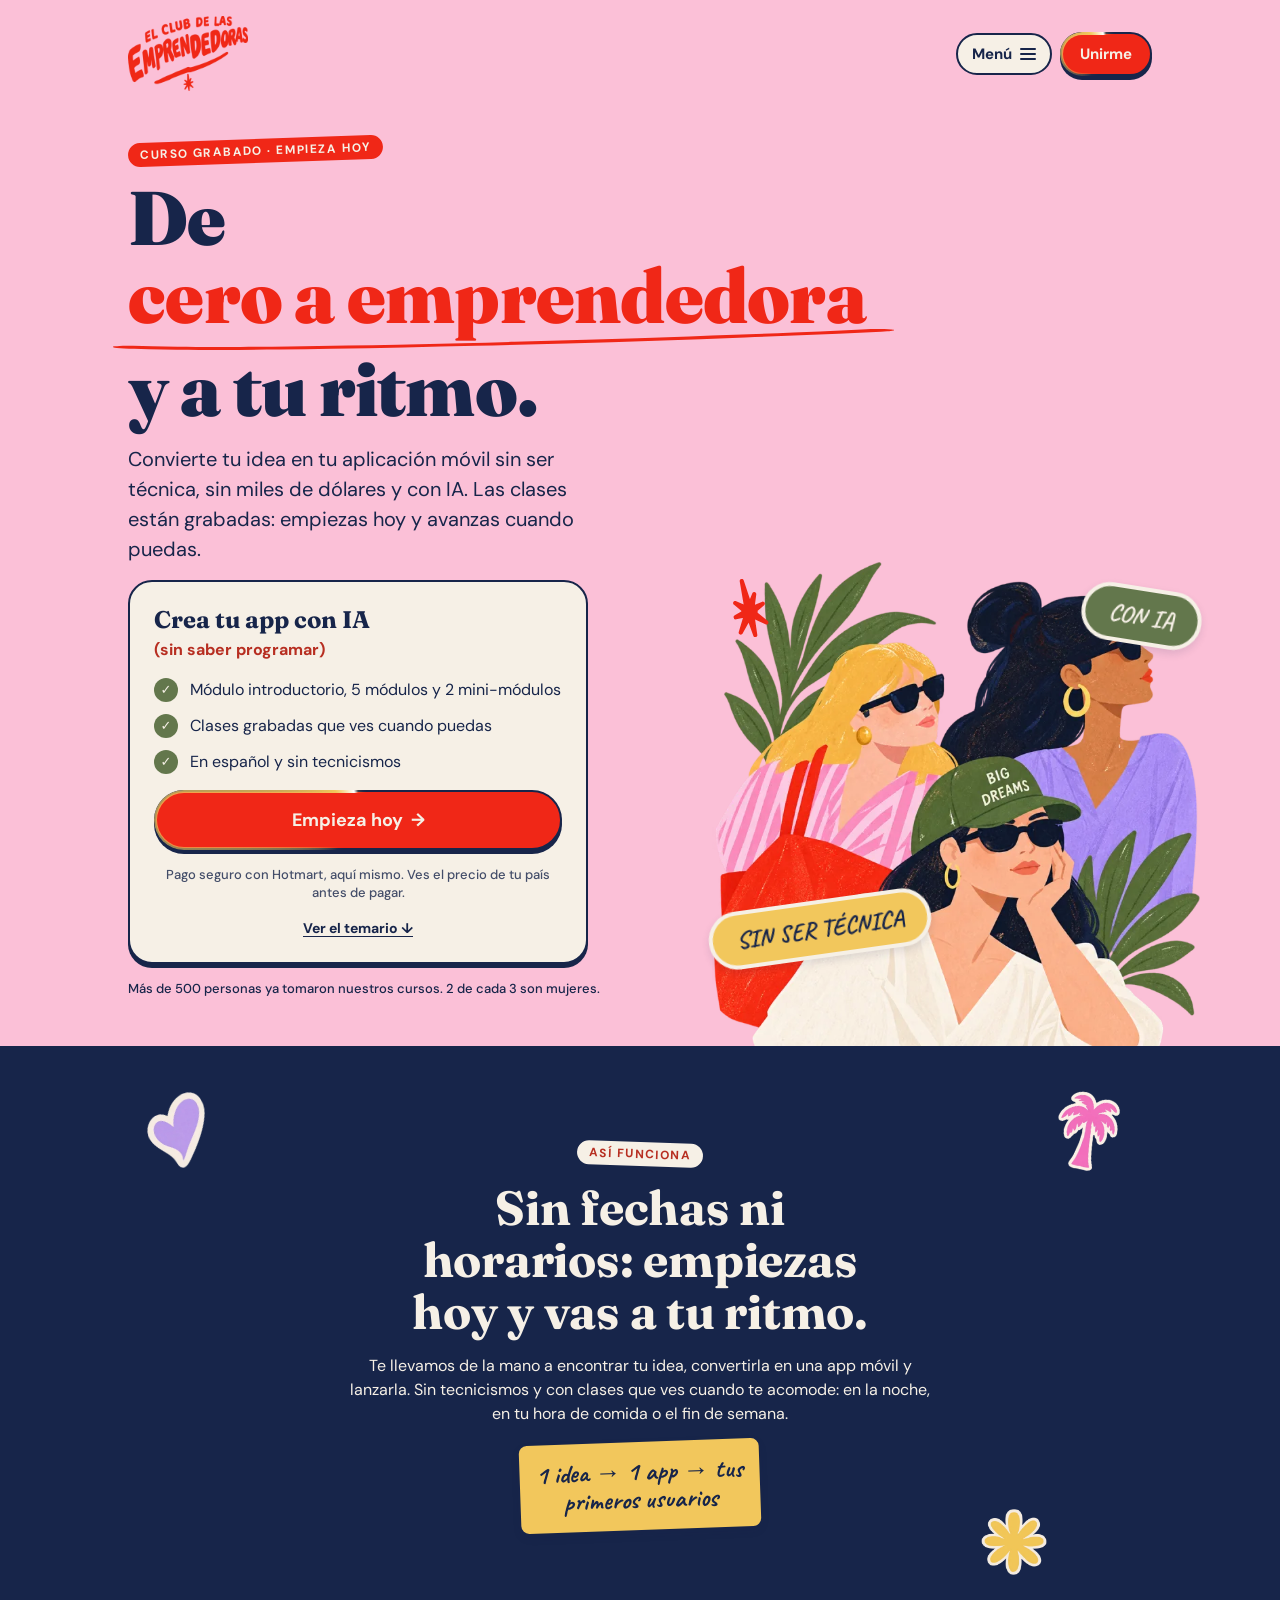
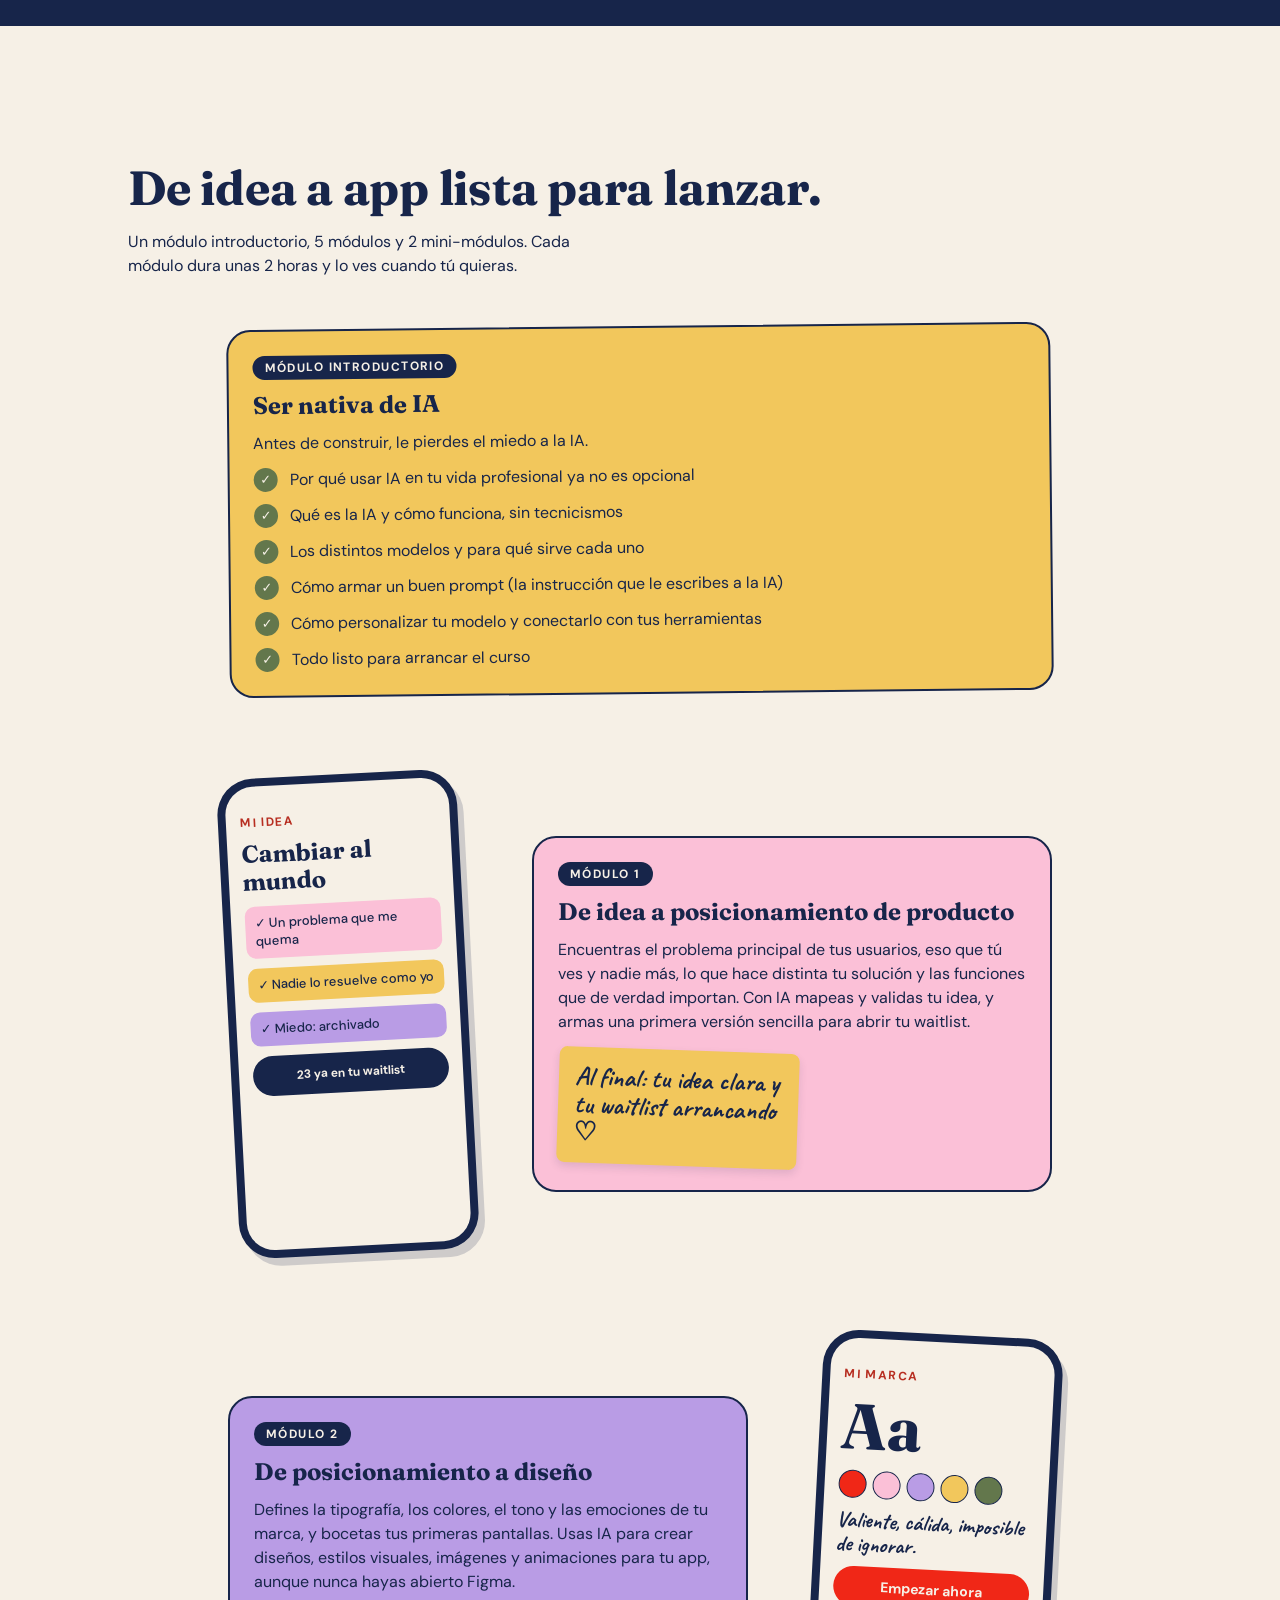
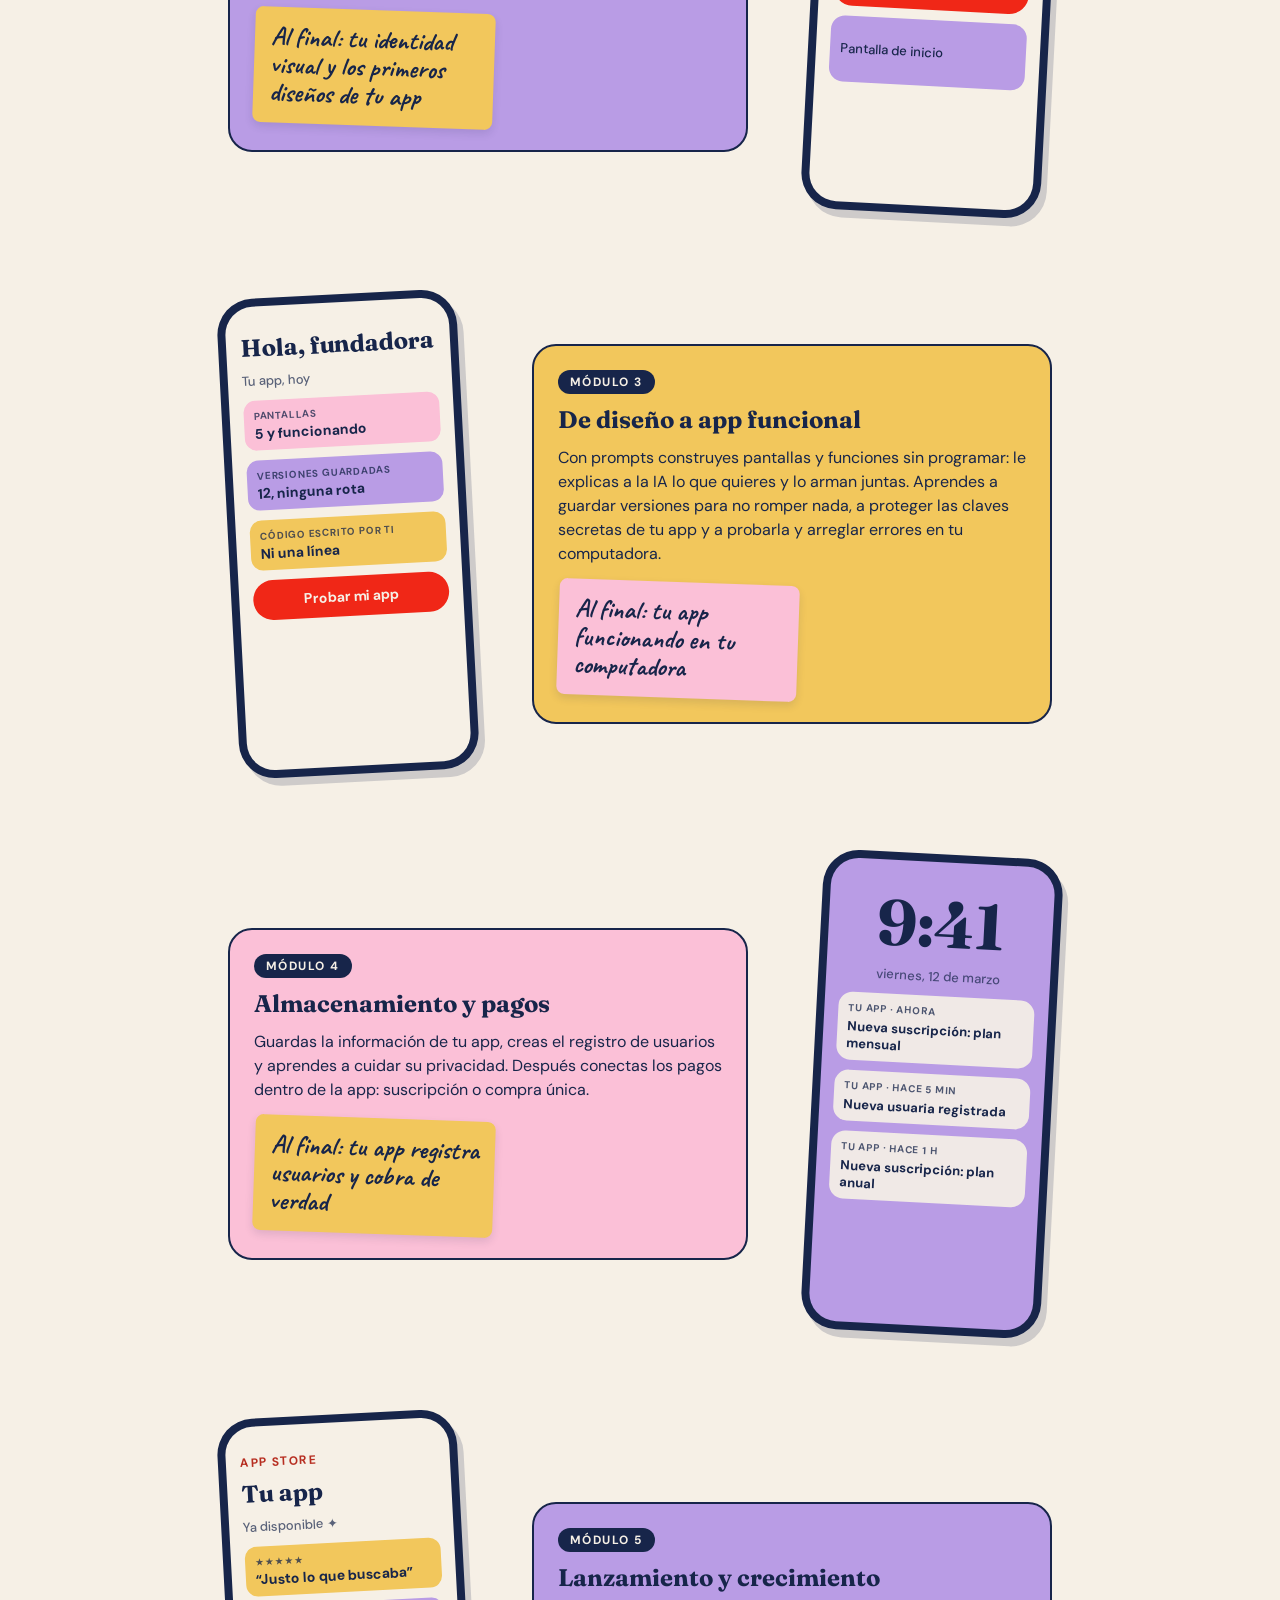
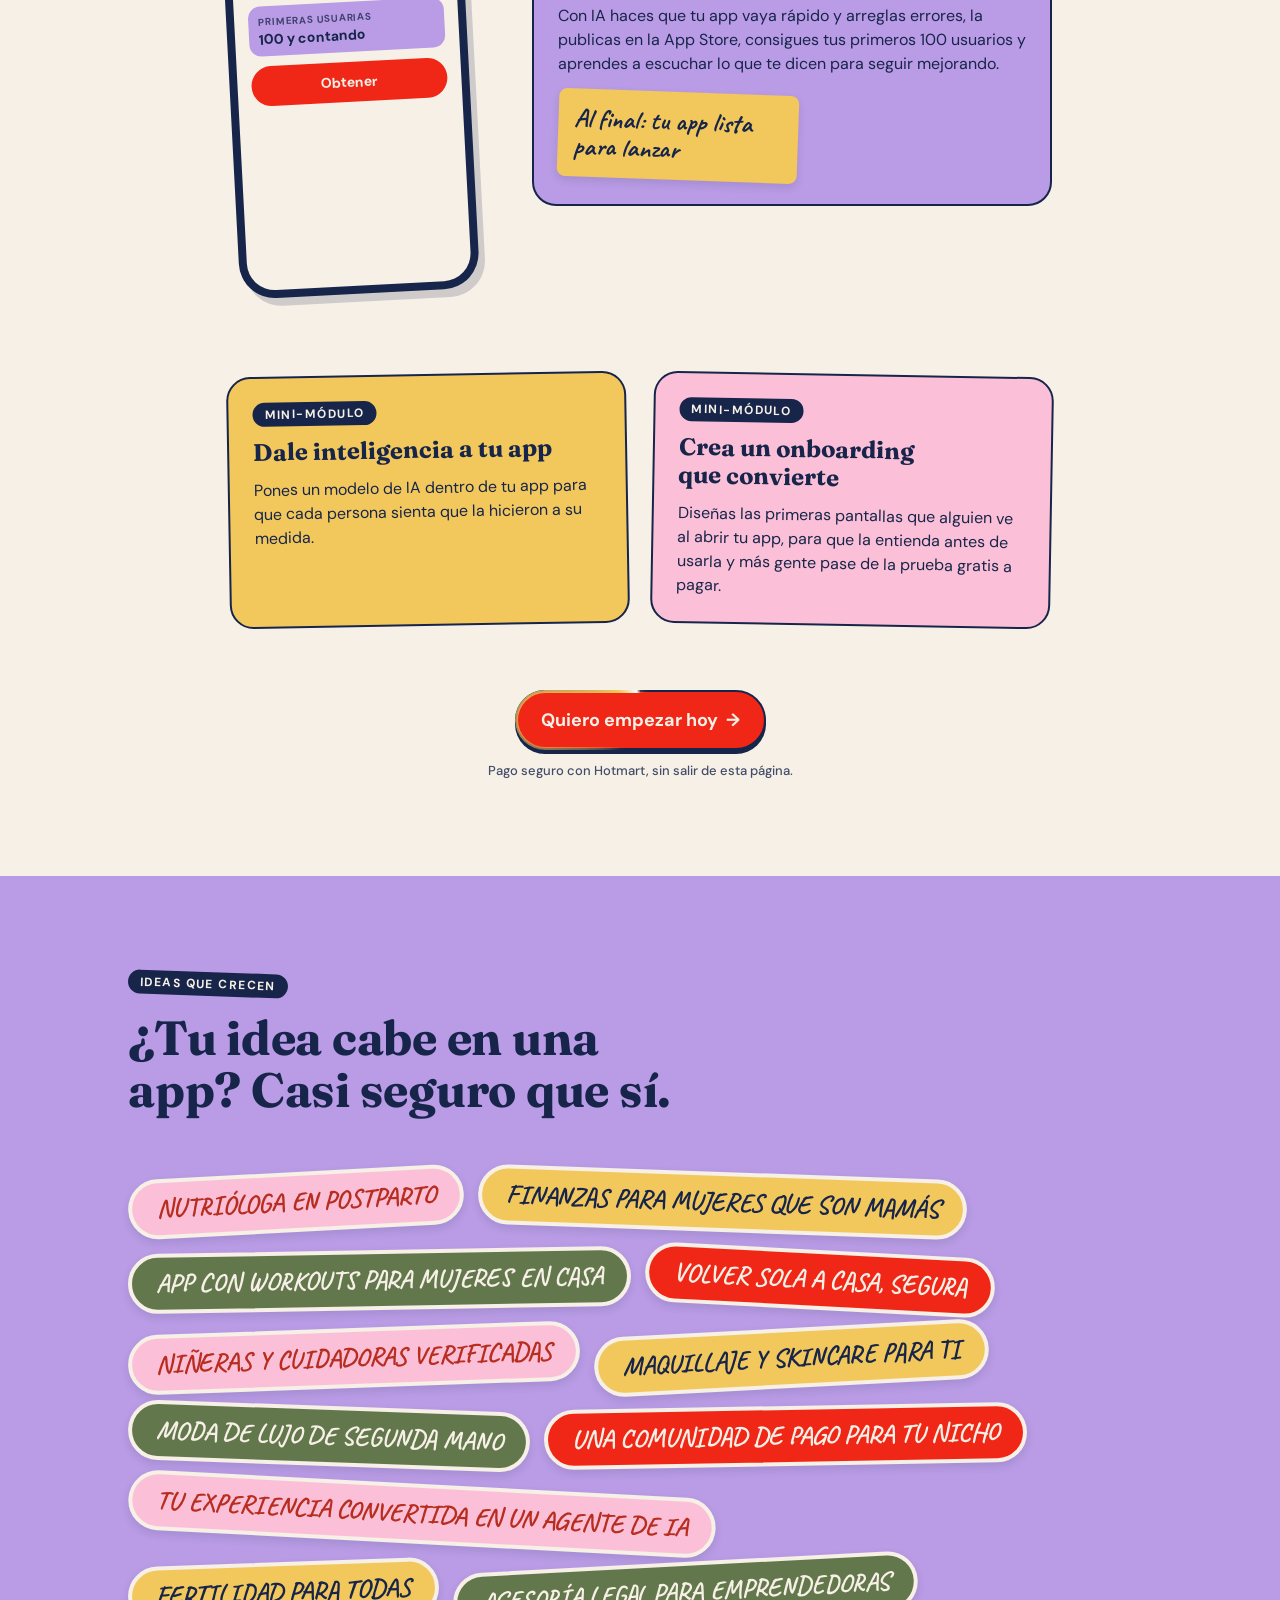
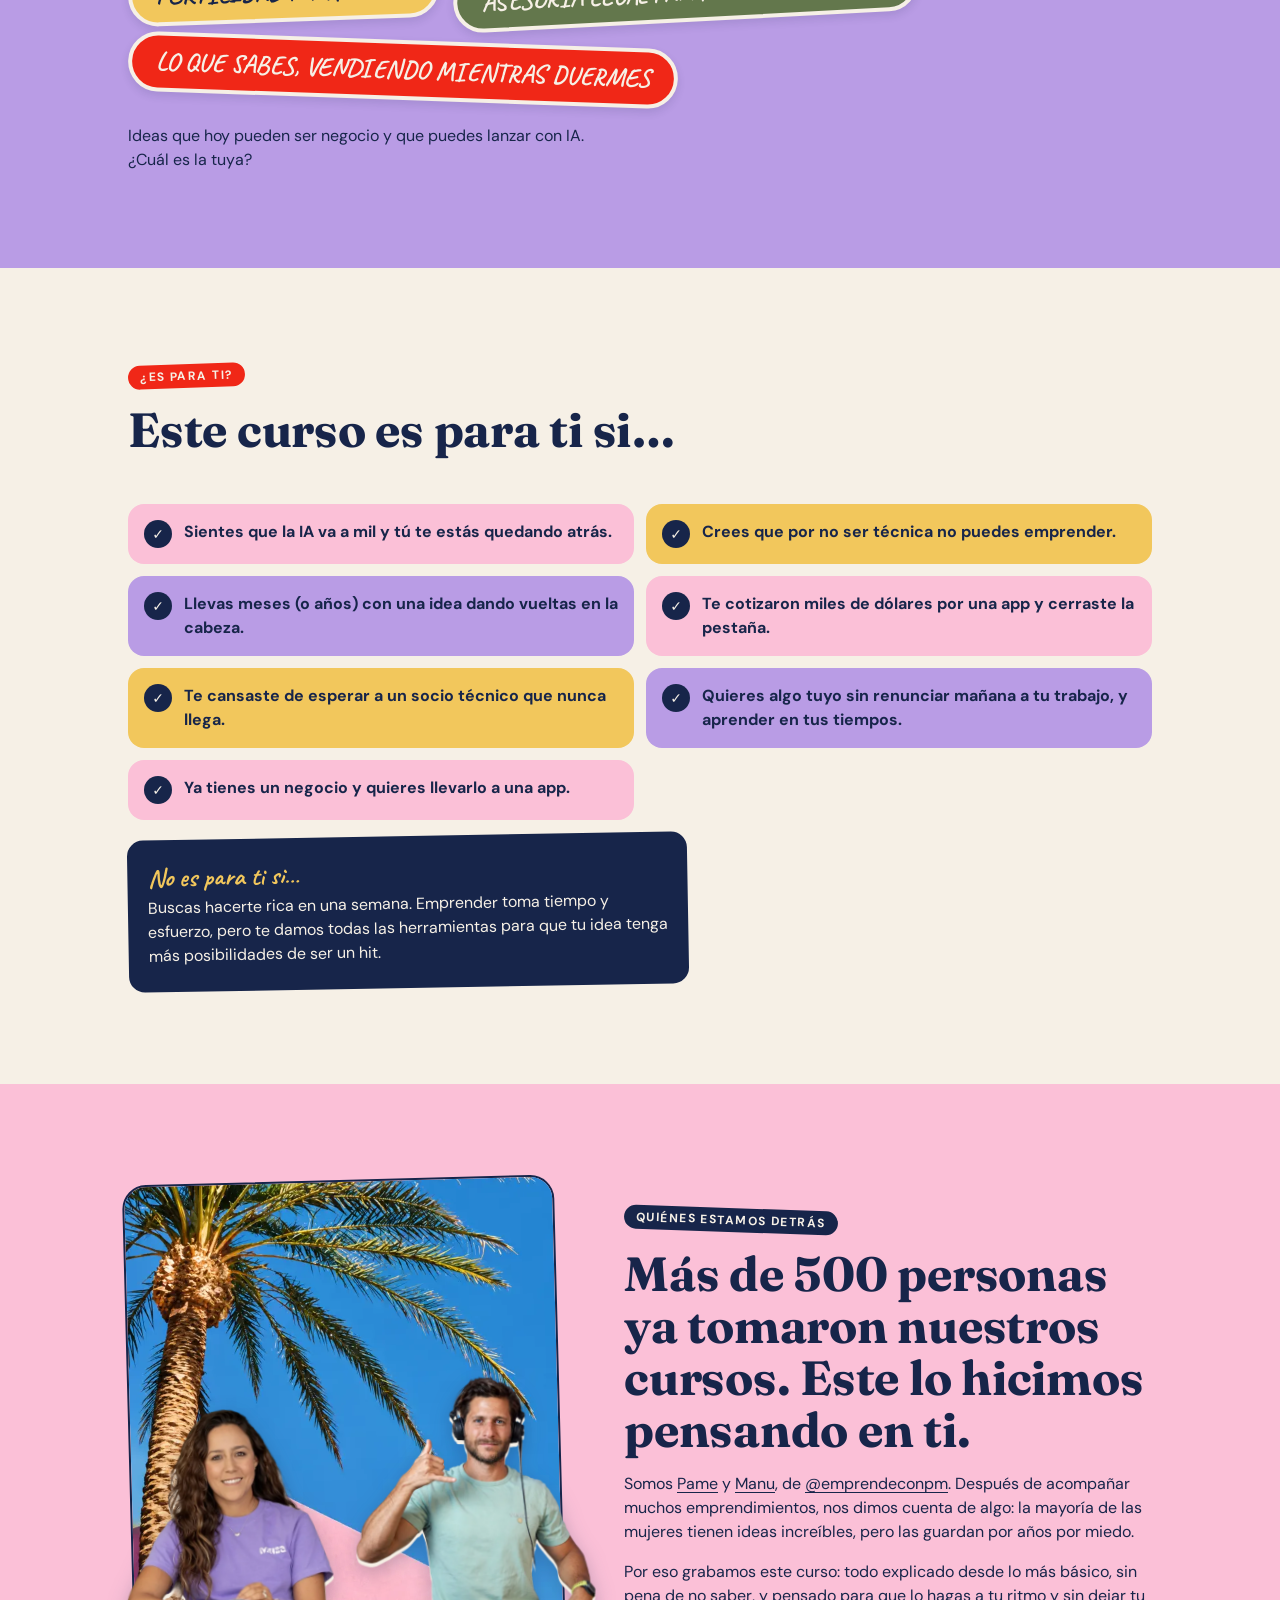
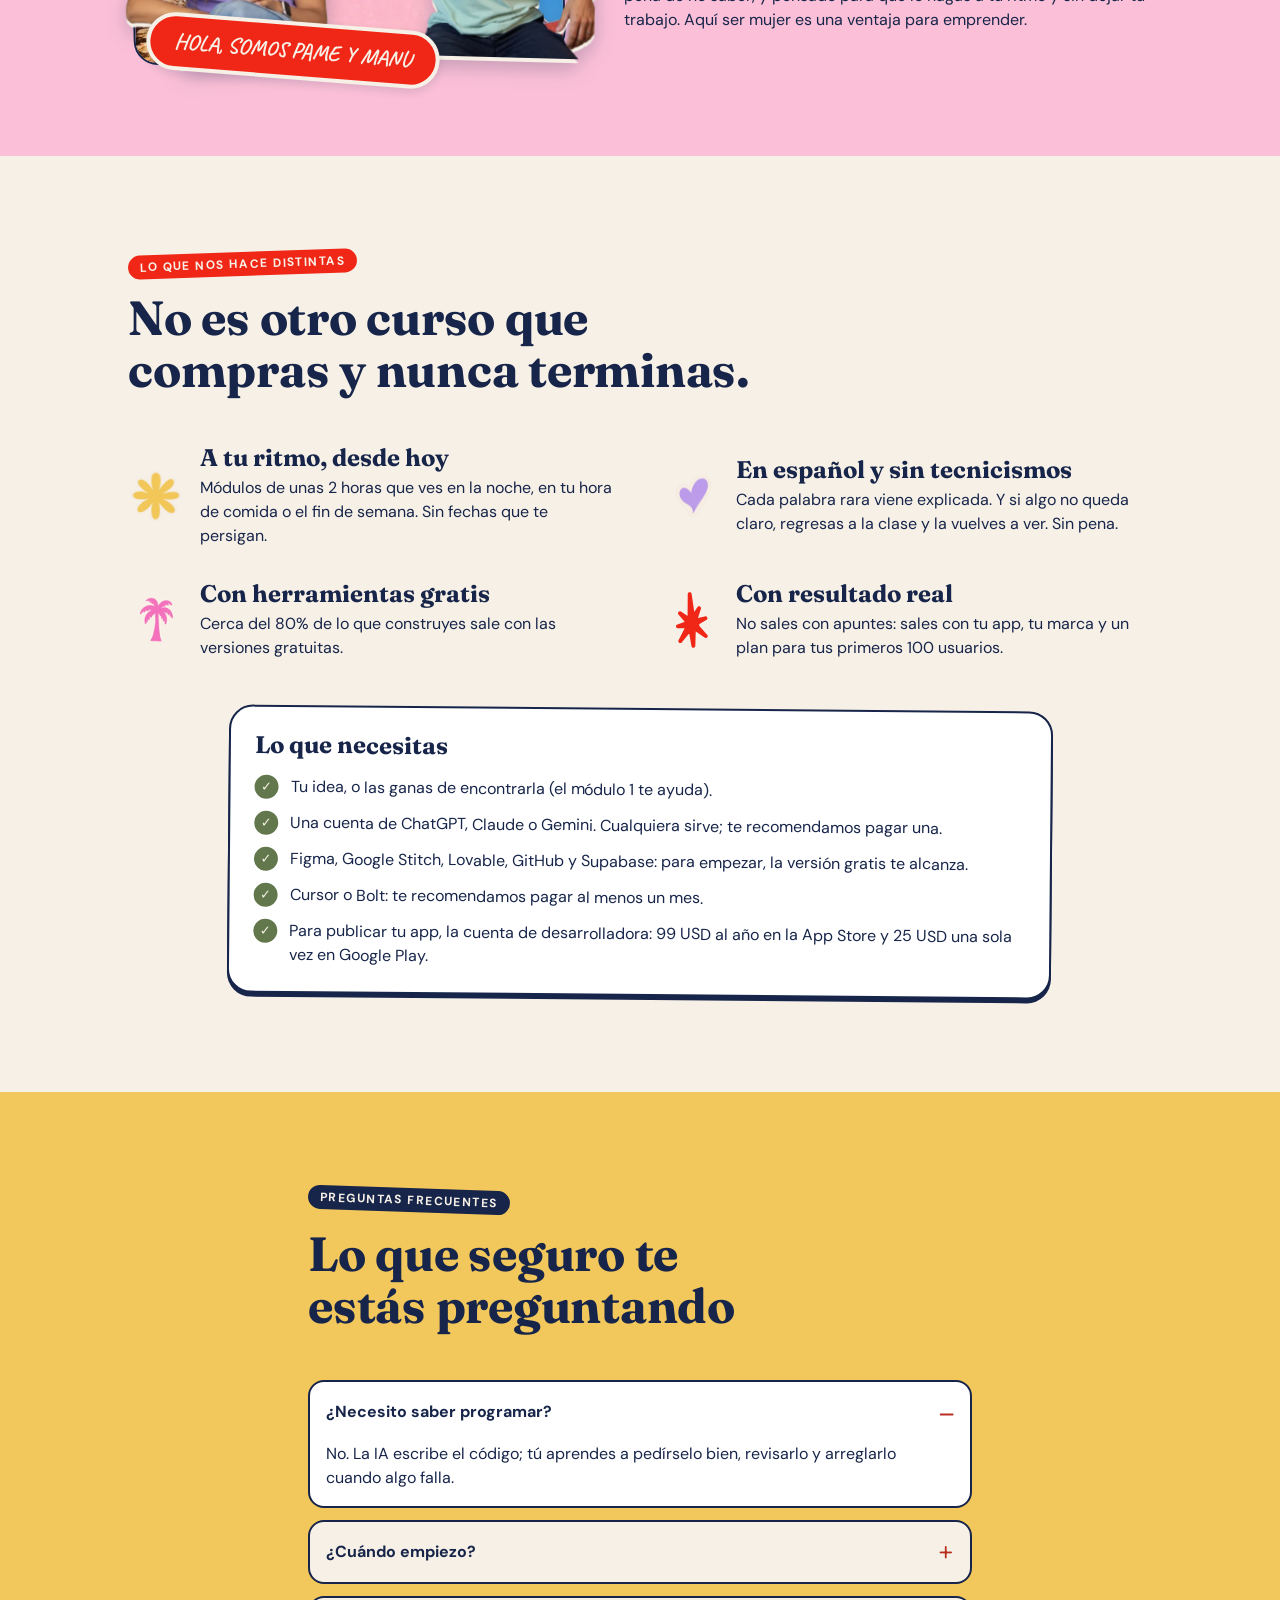
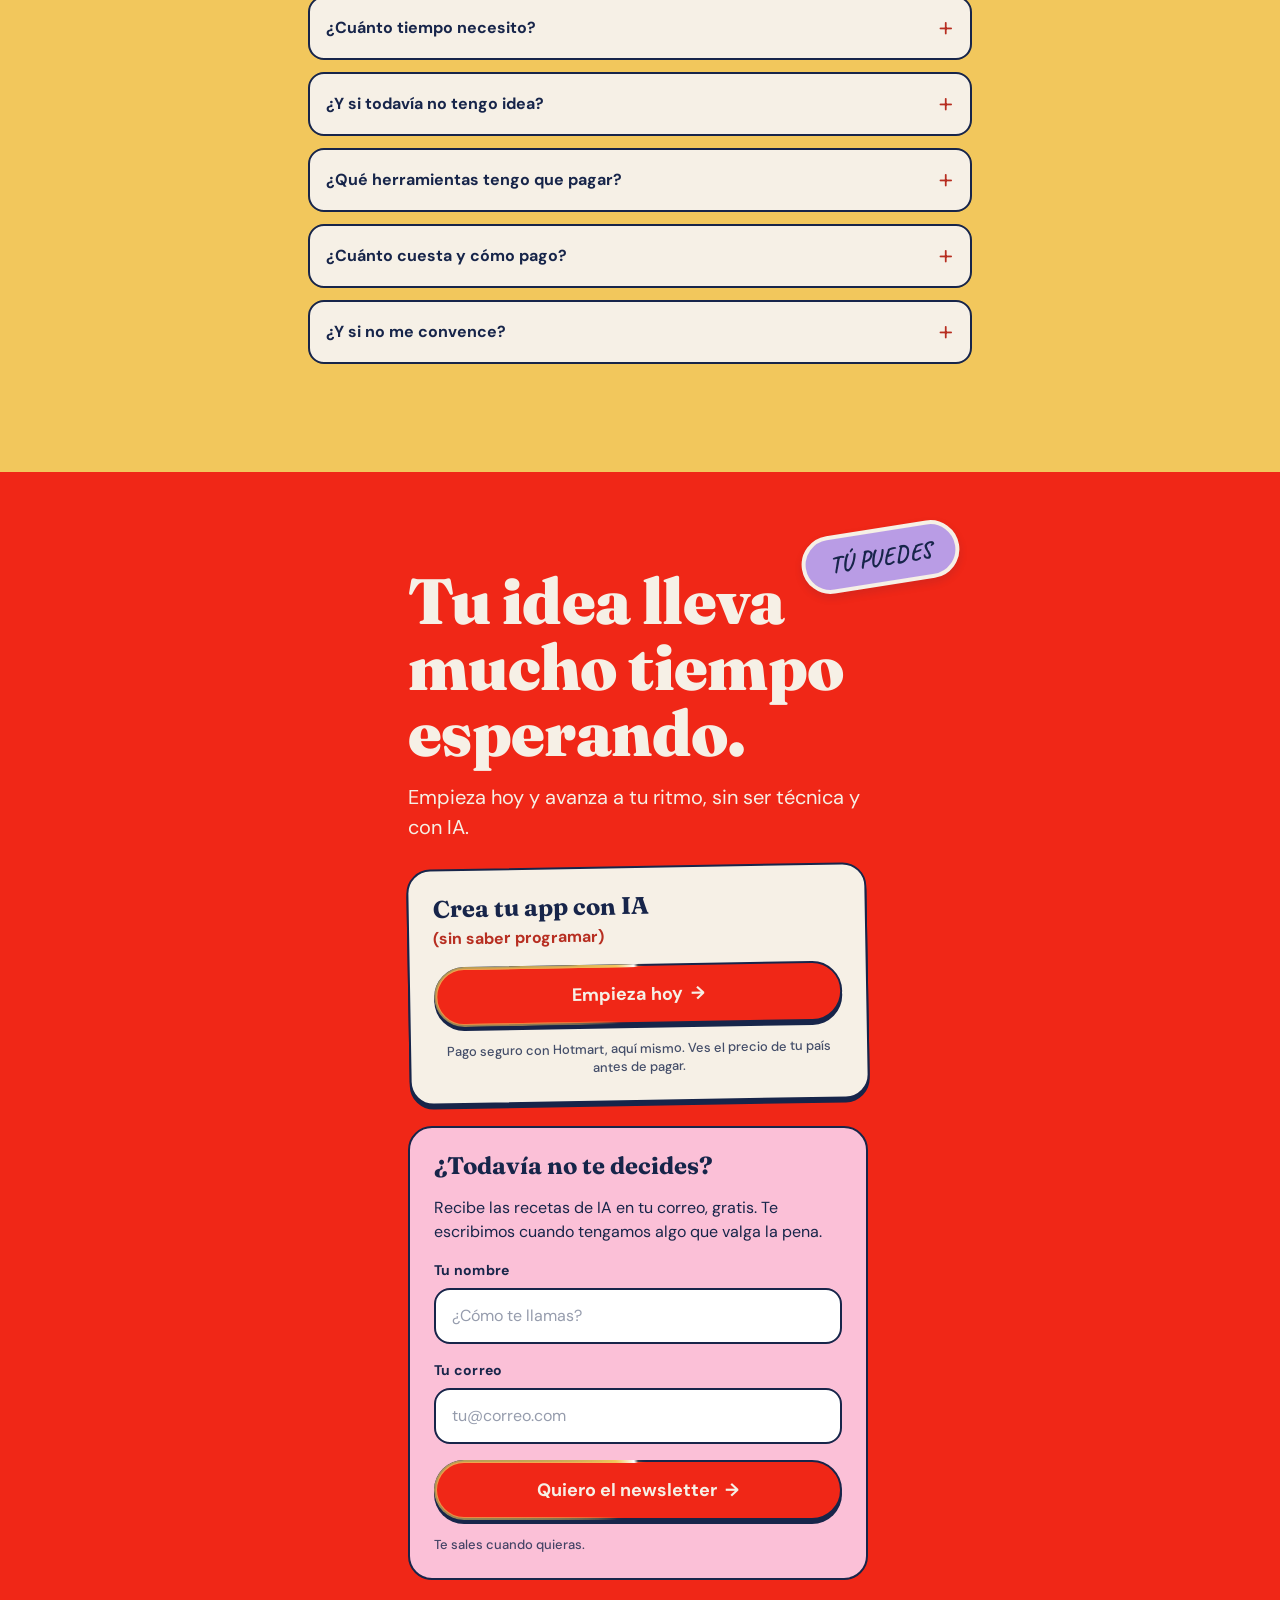
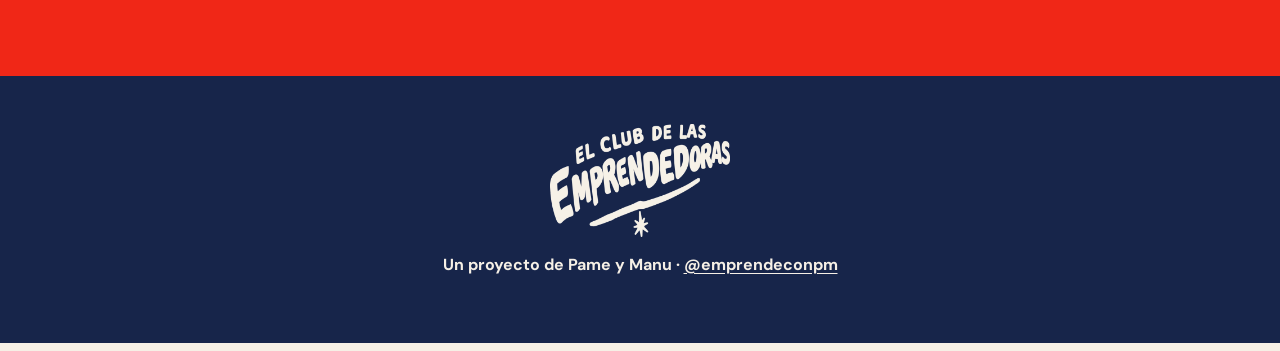
<file: site/index.html>
<!doctype html>
<html lang="es-MX">
<head>
  <meta charset="utf-8">
  <meta name="viewport" content="width=device-width, initial-scale=1, viewport-fit=cover">
  <title>Crea tu app con IA (sin saber programar) · El Club de las Emprendedoras</title>
  <meta name="description" content="Curso grabado para convertir tu idea en tu aplicación móvil sin ser técnica, sin miles de dólares y con IA. Empiezas hoy, avanzas a tu ritmo y pagas seguro con Hotmart.">
  <meta name="theme-color" content="#FBC0D7">
  <link rel="canonical" href="https://www.clubdelasemprendedoras.com/">
  <link rel="icon" href="assets/brand/asterisk.svg" type="image/svg+xml">

  <meta property="og:type" content="website">
  <meta property="og:locale" content="es_MX">
  <meta property="og:title" content="Crea tu app con IA (sin saber programar)">
  <meta property="og:description" content="De cero a emprendedora, a tu ritmo: un curso grabado para convertir tu idea en tu app móvil sin ser técnica y con IA. Empiezas hoy.">
  <meta property="og:url" content="https://www.clubdelasemprendedoras.com/">
  <meta property="og:image" content="https://www.clubdelasemprendedoras.com/assets/img/og-curso.jpg">
  <meta name="twitter:card" content="summary_large_image">

  <link rel="preconnect" href="https://fonts.googleapis.com">
  <link rel="preconnect" href="https://fonts.gstatic.com" crossorigin>
  <link rel="stylesheet" href="https://fonts.googleapis.com/css2?family=Caveat:wght@400;700&family=DM+Sans:opsz,wght@9..40,400;9..40,500;9..40,700&family=Fraunces:opsz,wght@9..144,700;9..144,900&display=swap">
  <link rel="preload" as="image" href="assets/brand/logo-tomato.webp">

  <link rel="stylesheet" href="assets/tokens.css?v=3">
  <link rel="stylesheet" href="assets/styles.css?v=16">
  <script src="assets/config.js?v=5"></script>
  <script src="assets/app.js?v=11" defer></script>
  <script src="assets/checkout.js?v=2" defer></script>
  <script src="assets/motion.js?v=12" defer></script>
</head>
<body>
  <a class="skip-link" href="#unirme">Ir a empezar el curso</a>

  <!-- Club/Nav -->
  <header class="nav" data-nav>
    <a class="nav__logo" href="#top" aria-label="El Club de las Emprendedoras, inicio">
      <img src="assets/brand/logo-tomato.webp" width="104" height="65" alt="El Club de las Emprendedoras">
    </a>
    <div class="nav__actions">
      <details class="menu" data-menu>
        <summary class="menu__toggle"><span>Menú</span><span class="menu__icon" aria-hidden="true"></span></summary>
        <nav class="menu__panel" aria-label="Secciones">
          <a class="menu__item menu__item--feature" href="/cursos/"><span class="kicker kicker--tomato">Nuevo</span><strong>Cursos</strong><small>Crea tu app o crece con contenido, a tu ritmo</small></a>
          <a class="menu__item menu__item--feature menu__item--lilac" href="/recetas/"><span class="kicker kicker--navy">Gratis</span><strong>Recetas de Emprendimiento e IA</strong><small>Pasos sencillos para ayudarte a emprender con IA</small></a>
        </nav>
      </details>
      <a class="btn btn--sm" href="#unirme">Unirme</a>
    </div>
  </header>

  <main id="top">
    <!-- 01 Hero -->
    <section class="hero" aria-labelledby="hero-title">
      <div class="hero__inner">
        <div class="hero__copy">
          <p class="kicker kicker--tomato tilt-l">Curso grabado · Empieza hoy</p>
          <h1 id="hero-title" class="display">
            De <span class="accent underline" data-jump>cero a emprendedora</span> y a tu ritmo.
          </h1>
          <p class="lead">Convierte tu idea en tu aplicación móvil sin ser técnica, sin miles de dólares y con IA. Las clases están grabadas: empiezas hoy y avanzas cuando puedas.</p>

          <!-- Club/Buy Card -->
          <div class="buy">
            <h2 class="h3 buy__name">Crea tu app con IA <span>(sin saber programar)</span></h2>
            <ul class="check-list buy__facts">
              <li>Módulo introductorio, 5 módulos y 2 mini-módulos</li>
              <li>Clases grabadas que ves cuando puedas</li>
              <li>En español y sin tecnicismos</li>
            </ul>
            <a class="btn btn--block" href="https://pay.hotmart.com/U102178202X?checkoutMode=10" data-checkout="U102178202X" data-sck="landing-hero">Empieza hoy <span aria-hidden="true">→</span></a>
            <p class="caption buy__safe">Pago seguro con Hotmart, aquí mismo. Ves el precio de tu país antes de pagar.</p>
            <a class="buy__more" href="#temario">Ver el temario <span aria-hidden="true">↓</span></a>
          </div>

          <p class="caption hero__proof">Más de 500 personas ya tomaron nuestros cursos. 2 de cada 3 son mujeres.</p>
        </div>

        <div class="hero__art" aria-hidden="true">
          <img class="hero__illustration" src="assets/img/club-women.webp" width="720" height="720" alt="" fetchpriority="high">
          <span class="sticker sticker--butter hero__sticker-a">Sin ser técnica</span>
          <span class="sticker sticker--olive hero__sticker-b">Con IA</span>
          <img class="hero__spark" src="assets/brand/asterisk.svg" width="44" height="78" alt="">
        </div>
      </div>
    </section>

    <!-- 02 Así funciona -->
    <section class="band" aria-labelledby="band-title">
      <img class="band__decor band__decor--heart" src="assets/img/lilac-heart.webp" width="72" height="69" alt="" aria-hidden="true" loading="lazy">
      <img class="band__decor band__decor--palm" src="assets/img/pink-palm.webp" width="64" height="74" alt="" aria-hidden="true" loading="lazy">
      <img class="band__decor band__decor--flower" src="assets/img/yellow-flower.webp" width="60" height="60" alt="" aria-hidden="true" loading="lazy">
      <div class="band__inner">
        <p class="kicker kicker--cream tilt-r">Así funciona</p>
        <h2 id="band-title" class="h2">Sin fechas ni horarios: empiezas hoy y vas a tu ritmo.</h2>
        <p class="band__body">Te llevamos de la mano a encontrar tu idea, convertirla en una app móvil y lanzarla. Sin tecnicismos y con clases que ves cuando te acomode: en la noche, en tu hora de comida o el fin de semana.</p>
        <p class="note note--butter tilt-l">1 idea → 1 app → tus primeros usuarios</p>
      </div>
    </section>

    <!-- 03 Temario -->
    <section class="section section--cream" id="temario" aria-labelledby="temario-title">
      <div class="section__inner">
        <header class="section__head">
          <p class="kicker kicker--tomato tilt-l">El temario, paso a paso</p>
          <h2 id="temario-title" class="h2">De idea a app lista para lanzar.</h2>
          <p class="section__lede">Un módulo introductorio, 5 módulos y 2 mini-módulos. Cada módulo dura unas 2 horas y lo ves cuando tú quieras.</p>
        </header>

        <article class="card-week card-week--butter card-week--solo temario__intro">
          <p class="kicker kicker--navy">Módulo introductorio</p>
          <h3 class="h3">Ser nativa de IA</h3>
          <p>Antes de construir, le pierdes el miedo a la IA.</p>
          <ul class="check-list">
            <li>Por qué usar IA en tu vida profesional ya no es opcional</li>
            <li>Qué es la IA y cómo funciona, sin tecnicismos</li>
            <li>Los distintos modelos y para qué sirve cada uno</li>
            <li>Cómo armar un buen prompt (la instrucción que le escribes a la IA)</li>
            <li>Cómo personalizar tu modelo y conectarlo con tus herramientas</li>
            <li>Todo listo para arrancar el curso</li>
          </ul>
        </article>

        <ol class="weeks">
          <!-- Club/Card/Week -->
          <li class="week">
            <div class="phone phone--tilt-l" aria-hidden="true">
              <div class="phone__screen">
                <p class="screen-kicker">Mi idea</p>
                <p class="screen-title">Cambiar al mundo</p>
                <p class="screen-row screen-row--pink">✓ Un problema que me quema</p>
                <p class="screen-row screen-row--butter">✓ Nadie lo resuelve como yo</p>
                <p class="screen-row screen-row--lilac">✓ Miedo: archivado</p>
                <p class="screen-pill">23 ya en tu waitlist</p>
              </div>
            </div>
            <article class="card-week card-week--pink">
              <p class="kicker kicker--navy">Módulo 1</p>
              <h3 class="h3">De idea a posicionamiento de producto</h3>
              <p>Encuentras el problema principal de tus usuarios, eso que tú ves y nadie más, lo que hace distinta tu solución y las funciones que de verdad importan. Con IA mapeas y validas tu idea, y armas una primera versión sencilla para abrir tu waitlist.</p>
              <p class="note note--butter tilt-r">Al final: tu idea clara y tu waitlist arrancando ♡</p>
            </article>
          </li>

          <li class="week week--flip">
            <div class="phone phone--tilt-r" aria-hidden="true">
              <div class="phone__screen">
                <p class="screen-kicker">Mi marca</p>
                <p class="screen-aa">Aa</p>
                <p class="screen-swatches"><span></span><span></span><span></span><span></span><span></span></p>
                <p class="screen-note">Valiente, cálida, imposible de ignorar.</p>
                <p class="screen-btn">Empezar ahora</p>
                <p class="screen-row screen-row--lilac screen-row--tall">Pantalla de inicio</p>
              </div>
            </div>
            <article class="card-week card-week--lilac">
              <p class="kicker kicker--navy">Módulo 2</p>
              <h3 class="h3">De posicionamiento a diseño</h3>
              <p>Defines la tipografía, los colores, el tono y las emociones de tu marca, y bocetas tus primeras pantallas. Usas IA para crear diseños, estilos visuales, imágenes y animaciones para tu app, aunque nunca hayas abierto Figma.</p>
              <p class="note note--butter tilt-r">Al final: tu identidad visual y los primeros diseños de tu app</p>
            </article>
          </li>

          <li class="week">
            <div class="phone phone--tilt-l" aria-hidden="true">
              <div class="phone__screen">
                <p class="screen-title">Hola, fundadora</p>
                <p class="screen-caption">Tu app, hoy</p>
                <p class="screen-class screen-row--pink"><small>Pantallas</small>5 y funcionando</p>
                <p class="screen-class screen-row--lilac"><small>Versiones guardadas</small>12, ninguna rota</p>
                <p class="screen-class screen-row--butter"><small>Código escrito por ti</small>Ni una línea</p>
                <p class="screen-btn">Probar mi app</p>
              </div>
            </div>
            <article class="card-week card-week--butter">
              <p class="kicker kicker--navy">Módulo 3</p>
              <h3 class="h3">De diseño a app funcional</h3>
              <p>Con prompts construyes pantallas y funciones sin programar: le explicas a la IA lo que quieres y lo arman juntas. Aprendes a guardar versiones para no romper nada, a proteger las claves secretas de tu app y a probarla y arreglar errores en tu computadora.</p>
              <p class="note note--pink tilt-r">Al final: tu app funcionando en tu computadora</p>
            </article>
          </li>

          <li class="week week--flip">
            <div class="phone phone--tilt-r" aria-hidden="true">
              <div class="phone__screen phone__screen--lock">
                <p class="screen-time">9:41</p>
                <p class="screen-caption">viernes, 12 de marzo</p>
                <p class="screen-notif"><small>Tu app · ahora</small>Nueva suscripción: plan mensual</p>
                <p class="screen-notif"><small>Tu app · hace 5 min</small>Nueva usuaria registrada</p>
                <p class="screen-notif"><small>Tu app · hace 1 h</small>Nueva suscripción: plan anual</p>
              </div>
            </div>
            <article class="card-week card-week--pink">
              <p class="kicker kicker--navy">Módulo 4</p>
              <h3 class="h3">Almacenamiento y pagos</h3>
              <p>Guardas la información de tu app, creas el registro de usuarios y aprendes a cuidar su privacidad. Después conectas los pagos dentro de la app: suscripción o compra única.</p>
              <p class="note note--butter tilt-r">Al final: tu app registra usuarios y cobra de verdad</p>
            </article>
          </li>

          <li class="week">
            <div class="phone phone--tilt-l" aria-hidden="true">
              <div class="phone__screen">
                <p class="screen-kicker">App Store</p>
                <p class="screen-title">Tu app</p>
                <p class="screen-caption">Ya disponible ✦</p>
                <p class="screen-class screen-row--butter"><small>★★★★★</small>“Justo lo que buscaba”</p>
                <p class="screen-class screen-row--lilac"><small>Primeras usuarias</small>100 y contando</p>
                <p class="screen-btn">Obtener</p>
              </div>
            </div>
            <article class="card-week card-week--lilac">
              <p class="kicker kicker--navy">Módulo 5</p>
              <h3 class="h3">Lanzamiento y crecimiento</h3>
              <p>Con IA haces que tu app vaya rápido y arreglas errores, la publicas en la App Store, consigues tus primeros 100 usuarios y aprendes a escuchar lo que te dicen para seguir mejorando.</p>
              <p class="note note--butter tilt-r">Al final: tu app lista para lanzar</p>
            </article>
          </li>
        </ol>

        <ul class="minis" aria-label="Mini-módulos">
          <li class="card-week card-week--butter card-week--solo">
            <p class="kicker kicker--navy">Mini-módulo</p>
            <h3 class="h3">Dale inteligencia a tu app</h3>
            <p>Pones un modelo de IA dentro de tu app para que cada persona sienta que la hicieron a su medida.</p>
          </li>
          <li class="card-week card-week--pink card-week--solo">
            <p class="kicker kicker--navy">Mini-módulo</p>
            <h3 class="h3">Crea un onboarding que convierte</h3>
            <p>Diseñas las primeras pantallas que alguien ve al abrir tu app, para que la entienda antes de usarla y más gente pase de la prueba gratis a pagar.</p>
          </li>
        </ul>

        <div class="temario__cta">
          <a class="btn" href="https://pay.hotmart.com/U102178202X?checkoutMode=10" data-checkout="U102178202X" data-sck="landing-temario">Quiero empezar hoy <span aria-hidden="true">→</span></a>
          <p class="caption">Pago seguro con Hotmart, sin salir de esta página.</p>
        </div>
      </div>
    </section>

    <!-- 04 Ideas -->
    <section class="section section--lilac" aria-labelledby="ideas-title">
      <div class="section__inner">
        <header class="section__head">
          <p class="kicker kicker--navy tilt-r">Ideas que crecen</p>
          <h2 id="ideas-title" class="h2">¿Tu idea cabe en una app? Casi seguro que sí.</h2>
        </header>
        <ul class="chips" aria-label="Ideas de apps para emprender">
          <li class="sticker sticker--pink">Nutrióloga en postparto</li>
          <li class="sticker sticker--butter">Finanzas para mujeres que son mamás</li>
          <li class="sticker sticker--olive">App con workouts para mujeres en casa</li>
          <li class="sticker sticker--tomato">Volver sola a casa, segura</li>
          <li class="sticker sticker--pink">Niñeras y cuidadoras verificadas</li>
          <li class="sticker sticker--butter">Maquillaje y skincare para ti</li>
          <li class="sticker sticker--olive">Moda de lujo de segunda mano</li>
          <li class="sticker sticker--tomato">Una comunidad de pago para tu nicho</li>
          <li class="sticker sticker--pink">Tu experiencia convertida en un agente de IA</li>
          <li class="sticker sticker--butter">Fertilidad para todas</li>
          <li class="sticker sticker--olive">Asesoría legal para emprendedoras</li>
          <li class="sticker sticker--tomato">Lo que sabes, vendiendo mientras duermes</li>
        </ul>
        <p class="section__foot">Ideas que hoy pueden ser negocio y que puedes lanzar con IA. ¿Cuál es la tuya?</p>
      </div>
    </section>

    <!-- 05 Es para ti -->
    <section class="section section--cream" aria-labelledby="para-ti-title">
      <div class="section__inner">
        <header class="section__head">
          <p class="kicker kicker--tomato tilt-l">¿Es para ti?</p>
          <h2 id="para-ti-title" class="h2">Este curso es para ti si…</h2>
        </header>
        <ul class="for-you">
          <!-- Club/Card/ForYou -->
          <li class="for-you__item for-you__item--pink">Sientes que la IA va a mil y tú te estás quedando atrás.</li>
          <li class="for-you__item for-you__item--butter">Crees que por no ser técnica no puedes emprender.</li>
          <li class="for-you__item for-you__item--lilac">Llevas meses (o años) con una idea dando vueltas en la cabeza.</li>
          <li class="for-you__item for-you__item--pink">Te cotizaron miles de dólares por una app y cerraste la pestaña.</li>
          <li class="for-you__item for-you__item--butter">Te cansaste de esperar a un socio técnico que nunca llega.</li>
          <li class="for-you__item for-you__item--lilac">Quieres algo tuyo sin renunciar mañana a tu trabajo, y aprender en tus tiempos.</li>
          <li class="for-you__item for-you__item--pink">Ya tienes un negocio y quieres llevarlo a una app.</li>
        </ul>
        <aside class="not-for-you">
          <p class="not-for-you__title">No es para ti si…</p>
          <p>Buscas hacerte rica en una semana. Emprender toma tiempo y esfuerzo, pero te damos todas las herramientas para que tu idea tenga más posibilidades de ser un hit.</p>
        </aside>
      </div>
    </section>

    <!-- 06 Quiénes -->
    <section class="section section--pink" id="quienes" aria-labelledby="quienes-title" data-popout-at>
      <div class="section__inner about">
        <figure class="about__photo">
          <img src="assets/img/palm-pink.webp" width="640" height="1068" alt="Palmera frente a una pared rosa bajo el cielo azul" loading="lazy">
          <img class="about__person about__person--pame" src="assets/img/pame.webp" width="600" height="600" alt="Pame" loading="lazy">
          <img class="about__person about__person--manu" src="assets/img/manu.webp" width="512" height="600" alt="Manu" loading="lazy">
          <figcaption class="sticker sticker--tomato about__sticker">Hola, somos Pame y Manu</figcaption>
        </figure>
        <div class="about__copy">
          <p class="kicker kicker--navy tilt-r">Quiénes estamos detrás</p>
          <h2 id="quienes-title" class="h2">Más de 500 personas ya tomaron nuestros cursos. Este lo hicimos pensando en ti.</h2>
          <p>Somos <a href="https://www.instagram.com/pamevls/" target="_blank" rel="noopener">Pame</a> y <a href="https://www.instagram.com/thebreathmanu/" target="_blank" rel="noopener">Manu</a>, de <a href="https://www.instagram.com/emprendeconpm/" target="_blank" rel="noopener">@emprendeconpm</a>. Después de acompañar muchos emprendimientos, nos dimos cuenta de algo: la mayoría de las mujeres tienen ideas increíbles, pero las guardan por años por miedo.</p>
          <p>Por eso grabamos este curso: todo explicado desde lo más básico, sin pena de no saber, y pensado para que lo hagas a tu ritmo y sin dejar tu trabajo. Aquí ser mujer es una ventaja para emprender.</p>
        </div>
      </div>
    </section>

    <!-- 07 No es otro curso -->
    <section class="section section--cream" aria-labelledby="distinto-title">
      <div class="section__inner">
        <header class="section__head">
          <p class="kicker kicker--tomato tilt-l">Lo que nos hace distintas</p>
          <h2 id="distinto-title" class="h2">No es otro curso que compras y nunca terminas.</h2>
        </header>
        <ul class="perks">
          <li class="perk">
            <img src="assets/img/yellow-flower.webp" width="56" height="56" alt="" loading="lazy">
            <div><h3 class="h3">A tu ritmo, desde hoy</h3><p>Módulos de unas 2 horas que ves en la noche, en tu hora de comida o el fin de semana. Sin fechas que te persigan.</p></div>
          </li>
          <li class="perk">
            <img src="assets/img/lilac-heart.webp" width="56" height="54" alt="" loading="lazy">
            <div><h3 class="h3">En español y sin tecnicismos</h3><p>Cada palabra rara viene explicada. Y si algo no queda claro, regresas a la clase y la vuelves a ver. Sin pena.</p></div>
          </li>
          <li class="perk">
            <img src="assets/img/pink-palm.webp" width="48" height="56" alt="" loading="lazy">
            <div><h3 class="h3">Con herramientas gratis</h3><p>Cerca del 80% de lo que construyes sale con las versiones gratuitas.</p></div>
          </li>
          <li class="perk">
            <img src="assets/brand/asterisk.svg" width="32" height="56" alt="" loading="lazy">
            <div><h3 class="h3">Con resultado real</h3><p>No sales con apuntes: sales con tu app, tu marca y un plan para tus primeros 100 usuarios.</p></div>
          </li>
        </ul>

        <aside class="ingredientes needs" aria-labelledby="needs-title">
          <h3 id="needs-title" class="h3">Lo que necesitas</h3>
          <ul class="check-list">
            <li>Tu idea, o las ganas de encontrarla (el módulo 1 te ayuda).</li>
            <li>Una cuenta de ChatGPT, Claude o Gemini. Cualquiera sirve; te recomendamos pagar una.</li>
            <li>Figma, Google Stitch, Lovable, GitHub y Supabase: para empezar, la versión gratis te alcanza.</li>
            <li>Cursor o Bolt: te recomendamos pagar al menos un mes.</li>
            <li>Para publicar tu app, la cuenta de desarrolladora: 99 USD al año en la App Store y 25 USD una sola vez en Google Play.</li>
          </ul>
        </aside>
      </div>
    </section>

    <!-- 08 FAQ -->
    <section class="section section--butter" id="faq" aria-labelledby="faq-title">
      <div class="section__inner faq">
        <header class="section__head">
          <p class="kicker kicker--navy tilt-r">Preguntas frecuentes</p>
          <h2 id="faq-title" class="h2">Lo que seguro te estás preguntando</h2>
        </header>
        <!-- Club/FAQ Item -->
        <details class="faq__item" open>
          <summary>¿Necesito saber programar?</summary>
          <p>No. La IA escribe el código; tú aprendes a pedírselo bien, revisarlo y arreglarlo cuando algo falla.</p>
        </details>
        <details class="faq__item">
          <summary>¿Cuándo empiezo?</summary>
          <p>Hoy mismo. Las clases ya están grabadas: en cuanto terminas tu pago, Hotmart te da acceso y arrancas con el módulo introductorio.</p>
        </details>
        <details class="faq__item">
          <summary>¿Cuánto tiempo necesito?</summary>
          <p>Tú pones el ritmo: no hay fechas ni horarios. Cada módulo dura unas 2 horas, más el rato que le dediques a avanzar en tu app. Está pensado para hacerlo sin dejar tu trabajo.</p>
        </details>
        <details class="faq__item">
          <summary>¿Y si todavía no tengo idea?</summary>
          <p>Perfecto: el módulo 1 es justo para eso. Encuentras el problema que vale la pena resolver y sales con tu idea clara.</p>
        </details>
        <details class="faq__item">
          <summary>¿Qué herramientas tengo que pagar?</summary>
          <p>Casi todo se puede hacer con versiones gratis. Te recomendamos pagar una IA (ChatGPT, Claude o Gemini) y al menos un mes de Cursor o Bolt. Para publicar tu app pagas la cuenta de desarrolladora: 99 USD al año en la App Store y 25 USD una sola vez en Google Play.</p>
        </details>
        <details class="faq__item">
          <summary>¿Cuánto cuesta y cómo pago?</summary>
          <p>Pagas con Hotmart aquí mismo, sin salir de la página. Ahí ves el precio de tu país antes de pagar y las formas de pago que tienes: tarjeta y, según tu país, cuotas o meses.</p>
        </details>
        <details class="faq__item">
          <summary>¿Y si no me convence?</summary>
          <p>Tu compra tiene la garantía de Hotmart: si sientes que no es para ti, puedes pedir tu reembolso a Hotmart dentro del plazo de la garantía.</p>
        </details>
      </div>
    </section>

    <!-- 09 CTA final -->
    <section class="cta" id="unirme" aria-labelledby="cta-title">
      <div class="cta__inner">
        <span class="sticker sticker--lilac cta__sticker" aria-hidden="true">Tú puedes</span>
        <h2 id="cta-title" class="display display--inverse">Tu idea lleva mucho tiempo esperando.</h2>
        <p class="lead lead--inverse">Empieza hoy y avanza a tu ritmo, sin ser técnica y con IA.</p>

        <div class="buy buy--tilt">
          <p class="h3 buy__name">Crea tu app con IA <span>(sin saber programar)</span></p>
          <a class="btn btn--block" href="https://pay.hotmart.com/U102178202X?checkoutMode=10" data-checkout="U102178202X" data-sck="landing-cta">Empieza hoy <span aria-hidden="true">→</span></a>
          <p class="caption buy__safe">Pago seguro con Hotmart, aquí mismo. Ves el precio de tu país antes de pagar.</p>
        </div>

        <div class="waitlist waitlist--soft">
          <form class="waitlist__form" data-waitlist data-source="landing-newsletter" novalidate>
            <h3 class="h3">¿Todavía no te decides?</h3>
            <p>Recibe las recetas de IA en tu correo, gratis. Te escribimos cuando tengamos algo que valga la pena.</p>
            <div class="field">
              <label for="cta-name">Tu nombre</label>
              <input id="cta-name" name="name" type="text" autocomplete="given-name" placeholder="¿Cómo te llamas?" required maxlength="120">
            </div>
            <div class="field">
              <label for="cta-email">Tu correo</label>
              <input id="cta-email" name="email" type="email" inputmode="email" autocomplete="email" placeholder="tu@correo.com" required maxlength="254">
              <p class="field__error" id="cta-email-error" hidden></p>
            </div>
            <div class="hp" aria-hidden="true">
              <label for="cta-company">No llenes este campo</label>
              <input id="cta-company" name="company" type="text" tabindex="-1" autocomplete="off">
            </div>
            <button class="btn btn--block" type="submit">
              <span class="btn__label">Quiero el newsletter</span>
              <span aria-hidden="true">→</span>
            </button>
            <p class="caption">Te sales cuando quieras.</p>
            <p class="waitlist__status" role="status" aria-live="polite"></p>
          </form>
        </div>
      </div>
    </section>
  </main>

  <!-- Club/Footer -->
  <footer class="footer">
    <img src="assets/brand/logo-cream.webp" width="180" height="112" alt="El Club de las Emprendedoras" loading="lazy">
    <p class="footer__by">Un proyecto de Pame y Manu · <a href="https://www.instagram.com/emprendeconpm/" target="_blank" rel="noopener">@emprendeconpm</a></p>
    <p class="caption"><a href="/cursos/">Cursos</a> · <a href="/recetas/">Recetas de Emprendimiento e IA</a> · © 2026 El Club de las Emprendedoras.</p>
  </footer>

  <!-- Newsletter popout: shows once while scrolling (app.js), never blocks the page -->
  <aside class="popout" id="popout" role="dialog" aria-modal="false" aria-labelledby="popout-title" hidden>
    <button class="popout__close" type="button" data-popout-close aria-label="Cerrar">×</button>
    <p class="kicker kicker--tomato">Gratis</p>
    <h2 id="popout-title" class="h3 popout__title">Recetas de IA en tu correo</h2>
    <p class="popout__text">Pasos sencillos para emprender con IA, con el prompt listo para copiar. Te escribimos solo cuando hay algo bueno.</p>
    <form class="waitlist__form popout__form" data-waitlist data-source="landing-popout" novalidate>
      <div class="popout__fields">
        <div class="field">
          <label for="pop-name">Tu nombre</label>
          <input id="pop-name" name="name" type="text" autocomplete="given-name" placeholder="¿Cómo te llamas?" required maxlength="120">
        </div>
        <div class="field">
          <label for="pop-email">Tu correo</label>
          <input id="pop-email" name="email" type="email" inputmode="email" autocomplete="email" placeholder="tu@correo.com" required maxlength="254">
          <p class="field__error" id="pop-email-error" hidden></p>
        </div>
      </div>
      <div class="hp" aria-hidden="true">
        <label for="pop-company">No llenes este campo</label>
        <input id="pop-company" name="company" type="text" tabindex="-1" autocomplete="off">
      </div>
      <button class="btn btn--block" type="submit">
        <span class="btn__label">Quiero las recetas</span>
        <span aria-hidden="true">→</span>
      </button>
      <p class="waitlist__status" role="status" aria-live="polite"></p>
    </form>
    <button class="popout__later" type="button" data-popout-close>Ahora no</button>
  </aside>

  <!-- Step 2: profile questions (optional), one at a time -->
  <dialog class="profile" id="profile" aria-labelledby="profile-title">
    <form class="profile__form" method="dialog" novalidate>
      <div class="profile__bar"><span class="profile__progress" data-progress></span></div>
      <button class="profile__close" type="button" data-profile-skip aria-label="Cerrar">×</button>
      <div class="profile__body">
        <section class="profile__step profile__step--intro" data-step>
          <p class="kicker kicker--tomato">Paso 2 de 2 · opcional</p>
          <h2 id="profile-title" class="h2"><span data-profile-name>¡Listo!</span> Ya estás en el newsletter.</h2>
          <p>¿Nos cuentas un poco más de ti? Son preguntas cortitas, una a la vez. Con esto armamos recetas y cursos a tu medida.</p>
          <div class="profile__ok"><button class="btn" type="button" data-next><span class="btn__label">Va, empecemos</span> →</button><p class="profile__enter">Toma 1 minuto</p></div>
        </section>
        <section class="profile__step" data-step hidden>
          <div class="field">
            <label for="p-whatsapp">Tu WhatsApp <span class="profile__hint">(para avisarte cuando tengamos algo nuevo)</span></label>
            <input id="p-whatsapp" name="whatsapp" type="tel" inputmode="tel" autocomplete="tel" placeholder="+52 55 1234 5678" maxlength="30">
          </div>
          <div class="profile__ok"><button class="btn" type="button" data-next><span class="btn__label">OK</span> ✓</button><p class="profile__enter">o presiona <kbd>Enter ↵</kbd></p></div>
        </section>
        <section class="profile__step" data-step data-auto hidden>
          <fieldset class="profile__q">
            <legend>¿Qué te describe mejor?</legend>
            <div class="chips-select">
              <label class="chip"><input type="radio" name="perfil" value="Trabajo en una empresa y quiero algo mío"><span>Trabajo en una empresa y quiero algo mío</span></label>
              <label class="chip"><input type="radio" name="perfil" value="Ya tengo un negocio o emprendimiento"><span>Ya tengo un negocio o emprendimiento</span></label>
              <label class="chip"><input type="radio" name="perfil" value="Soy freelance o creadora de contenido"><span>Soy freelance o creadora de contenido</span></label>
              <label class="chip"><input type="radio" name="perfil" value="Estoy empezando de cero"><span>Estoy empezando de cero</span></label>
            </div>
          </fieldset>
          <div class="profile__ok"><button class="btn" type="button" data-next><span class="btn__label">OK</span> ✓</button></div>
        </section>
        <section class="profile__step" data-step data-auto hidden>
          <fieldset class="profile__q">
            <legend>¿Dónde estás hoy con tu idea?</legend>
            <div class="chips-select">
              <label class="chip"><input type="radio" name="etapa_idea" value="Todavía no tengo idea"><span>Todavía no tengo idea</span></label>
              <label class="chip"><input type="radio" name="etapa_idea" value="La tengo en la cabeza"><span>La tengo en la cabeza</span></label>
              <label class="chip"><input type="radio" name="etapa_idea" value="Ya la platiqué con posibles clientas"><span>Ya la platiqué con posibles clientas</span></label>
              <label class="chip"><input type="radio" name="etapa_idea" value="Ya estoy construyendo algo"><span>Ya estoy construyendo algo</span></label>
              <label class="chip"><input type="radio" name="etapa_idea" value="Ya vendo y quiero crecer"><span>Ya vendo y quiero crecer</span></label>
            </div>
          </fieldset>
          <div class="profile__ok"><button class="btn" type="button" data-next><span class="btn__label">OK</span> ✓</button></div>
        </section>
        <section class="profile__step" data-step hidden>
          <fieldset class="profile__q">
            <legend>Sé honesta: ¿qué te frena hoy? <span class="profile__hint">(elige todas las que apliquen)</span></legend>
            <div class="chips-select">
              <label class="chip"><input type="checkbox" name="freno" value="No sé por dónde empezar"><span>No sé por dónde empezar</span></label>
              <label class="chip"><input type="checkbox" name="freno" value="Siento que no soy técnica"><span>Siento que no soy técnica</span></label>
              <label class="chip"><input type="checkbox" name="freno" value="No tengo tiempo"><span>No tengo tiempo</span></label>
              <label class="chip"><input type="checkbox" name="freno" value="Miedo a que no funcione"><span>Miedo a que no funcione</span></label>
              <label class="chip"><input type="checkbox" name="freno" value="No sé si mi idea es buena"><span>No sé si mi idea es buena</span></label>
              <label class="chip"><input type="checkbox" name="freno" value="No tengo dinero para invertir"><span>No tengo dinero para invertir</span></label>
            </div>
          </fieldset>
          <div class="profile__ok"><button class="btn" type="button" data-next><span class="btn__label">OK</span> ✓</button></div>
        </section>
        <section class="profile__step" data-step data-auto hidden>
          <fieldset class="profile__q">
            <legend>¿Qué te interesa más ahorita?</legend>
            <div class="chips-select">
              <label class="chip"><input type="radio" name="interes_2027" value="Encontrar y validar mi idea"><span>Encontrar y validar mi idea</span></label>
              <label class="chip"><input type="radio" name="interes_2027" value="Crear mi app con IA"><span>Crear mi app con IA</span></label>
              <label class="chip"><input type="radio" name="interes_2027" value="Conseguir mis primeros usuarios y ventas"><span>Conseguir mis primeros usuarios y ventas</span></label>
              <label class="chip"><input type="radio" name="interes_2027" value="Usar IA en mi negocio actual"><span>Usar IA en mi negocio actual</span></label>
            </div>
          </fieldset>
          <div class="profile__ok"><button class="btn" type="button" data-next><span class="btn__label">OK</span> ✓</button></div>
        </section>
        <section class="profile__step" data-step data-auto hidden>
          <fieldset class="profile__q">
            <legend>¿Qué es lo que más te trabaría al tomar un curso?</legend>
            <div class="chips-select">
              <label class="chip"><input type="radio" name="traba_taller" value="La parte técnica"><span>La parte técnica</span></label>
              <label class="chip"><input type="radio" name="traba_taller" value="Encontrar el tiempo"><span>Encontrar el tiempo</span></label>
              <label class="chip"><input type="radio" name="traba_taller" value="Ser constante"><span>Ser constante</span></label>
              <label class="chip"><input type="radio" name="traba_taller" value="Sentirme sola en el proceso"><span>Sentirme sola en el proceso</span></label>
              <label class="chip"><input type="radio" name="traba_taller" value="Todavía no sé"><span>Todavía no sé</span></label>
            </div>
          </fieldset>
          <div class="profile__ok"><button class="btn" type="button" data-next><span class="btn__label">OK</span> ✓</button></div>
        </section>
        <section class="profile__step" data-step data-auto hidden>
          <fieldset class="profile__q">
            <legend>¿En qué momento te acomoda más aprender?</legend>
            <div class="chips-select">
              <label class="chip"><input type="radio" name="horario" value="Entre semana en la noche"><span>Entre semana en la noche</span></label>
              <label class="chip"><input type="radio" name="horario" value="Entre semana a mediodía"><span>Entre semana a mediodía</span></label>
              <label class="chip"><input type="radio" name="horario" value="Fines de semana en la mañana"><span>Fines de semana en la mañana</span></label>
              <label class="chip"><input type="radio" name="horario" value="Me adapto"><span>Me adapto</span></label>
            </div>
          </fieldset>
          <div class="profile__ok"><button class="btn" type="button" data-next><span class="btn__label">OK</span> ✓</button></div>
        </section>
        <section class="profile__step" data-step data-auto hidden>
          <fieldset class="profile__q">
            <legend>¿Ya tomaste un taller o curso con nosotras?</legend>
            <div class="chips-select">
              <label class="chip"><input type="radio" name="curso_previo" value="Sí"><span>Sí</span></label>
              <label class="chip"><input type="radio" name="curso_previo" value="No"><span>No</span></label>
              <label class="chip"><input type="radio" name="curso_previo" value="Todavía no, pero las sigo"><span>Todavía no, pero las sigo</span></label>
            </div>
          </fieldset>
          <div class="profile__ok"><button class="btn" type="button" data-next><span class="btn__label">OK</span> ✓</button></div>
        </section>
        <section class="profile__step" data-step hidden>
          <div class="field">
            <label for="p-meta">En una frase: ¿qué te gustaría construir o lograr con IA?</label>
            <input id="p-meta" name="meta_ia" type="text" maxlength="300" placeholder="Una app para…">
          </div>
          <div class="profile__ok"><button class="btn" type="button" data-next><span class="btn__label">OK</span> ✓</button><p class="profile__enter">o presiona <kbd>Enter ↵</kbd></p></div>
        </section>
        <section class="profile__step" data-step hidden>
          <div class="field">
            <label for="p-negocio">Cuéntanos un poco más de ti y de tu negocio</label>
            <textarea id="p-negocio" name="negocio" rows="3" maxlength="1000" placeholder="A qué te dedicas, qué vendes o qué te gustaría vender…"></textarea>
          </div>
          <div class="profile__ok"><button class="btn" type="button" data-next><span class="btn__label">OK</span> ✓</button></div>
        </section>
        <section class="profile__step" data-step hidden>
          <div class="field">
            <label for="p-ig">Tu Instagram o el de tu negocio</label>
            <input id="p-ig" name="instagram" type="text" maxlength="100" autocapitalize="off" placeholder="@tunegocio">
          </div>
          <div class="profile__ok"><button class="btn" type="button" data-next><span class="btn__label">OK</span> ✓</button><p class="profile__enter">o presiona <kbd>Enter ↵</kbd></p></div>
        </section>
        <section class="profile__step profile__step--done" data-step hidden>
          <img src="assets/img/pink-heart.webp" width="64" height="59" alt="">
          <h2 class="h2">¡Gracias!</h2>
          <p>Con esto armamos recetas y cursos pensando en ti. Nos vemos en tu correo.</p>
          <div class="profile__ok"><button class="btn" type="button" data-profile-skip><span class="btn__label">Listo</span></button></div>
        </section>
      </div>
      <footer class="profile__foot">
        <div class="profile__nav">
          <button type="button" data-prev aria-label="Pregunta anterior">↑</button>
          <button type="button" data-next aria-label="Siguiente pregunta">↓</button>
        </div>
      </footer>
    </form>
  </dialog>

  <template id="waitlist-success">
    <div class="waitlist__success" tabindex="-1">
      <img src="assets/img/pink-heart.webp" width="64" height="59" alt="">
      <p class="h3" data-success-title></p>
      <p>Ya puedes abrir todas las recetas, y te escribimos cuando haya una nueva o noticias de IA que valgan la pena. Revisa tu correo (y promociones, por si acaso).</p>
    </div>
  </template>
</body>
</html>
</file>
<file: brand/assets/tokens.css>
/*
  El Club de las Emprendedoras · design tokens
  Source of truth: Figma "Club de Emprendedoras" (J8iryor1WNwHz7VZTsfuFt)
  Collections: Club · Primitives / Club · Color roles / Club · Foundations
  Text styles: Club/* and Club/Mobile/*
  Components use the semantic roles, never the primitives directly.
*/
:root {
  /* Primitives */
  --club-tomato: #F02717;
  --club-pink: #FBC0D7;
  --club-lilac: #B99CE5;
  --club-butter: #F2C75C;
  --club-olive: #63774C;
  --club-cream: #F6F0E6;
  --club-navy: #17254A;
  --club-white: #FFFFFF;
  --club-red-ink: #B72E21;

  /* Color roles */
  --surface-default: var(--club-cream);
  --surface-expressive: var(--club-pink);
  --surface-cool: var(--club-lilac);
  --surface-optimistic: var(--club-butter);
  --surface-inverse: var(--club-navy);
  --brand-primary: var(--club-tomato);
  --brand-secondary: var(--club-pink);
  --brand-tertiary: var(--club-lilac);
  --brand-growth: var(--club-olive);
  --text-default: var(--club-navy);
  --text-inverse: var(--club-cream);
  --text-accent: var(--club-red-ink);
  --border-default: var(--club-navy);
  --action-default: var(--club-tomato);
  --action-pressed: var(--club-red-ink);
  --field-surface: var(--club-white);

  /* Space (4px base) */
  --space-4: 4px;
  --space-8: 8px;
  --space-12: 12px;
  --space-16: 16px;
  --space-24: 24px;
  --space-32: 32px;
  --space-48: 48px;
  --space-64: 64px;
  --space-80: 80px;
  --space-96: 96px;

  /* Radius */
  --radius-8: 8px;
  --radius-16: 16px;
  --radius-24: 24px;
  --radius-pill: 999px;

  /* Strokes & elevation */
  --stroke-fine: 1px;
  --stroke-ui: 2px;
  --stroke-doodle: 4px;
  --shadow-hard: 0 4px 0 0 var(--club-navy);
  --shadow-sticker: 0 4px 8px rgba(23, 37, 74, 0.12);

  /* Type families */
  --font-display: "Fraunces", Georgia, "Times New Roman", serif;
  --font-body: "DM Sans", system-ui, -apple-system, "Segoe UI", sans-serif;
  --font-note: "Caveat", "Comic Sans MS", cursive;

  /* Type scale (mobile first, grows on desktop in styles.css) */
  --type-display: 900 44px/46px var(--font-display);
  --type-h2: 700 32px/36px var(--font-display);
  --type-h3: 700 22px/26px var(--font-display);
  --type-body: 400 16px/24px var(--font-body);
  --type-body-strong: 700 16px/24px var(--font-body);
  --type-caption: 500 13px/18px var(--font-body);
  --type-kicker: 700 12px/16px var(--font-body);
  --type-label: 700 14px/20px var(--font-body);
  --type-button: 700 18px/24px var(--font-body);
  --type-note: 700 26px/28px var(--font-note);

  /* Motion: durations, beats and curves. Mirrors the "Club/Motion" component in docs (brand/motion.md).
     Idle loops animate translate/scale, reveals animate transform, tilts own rotate: never mix them. */
  --dur-fade: 300ms;       /* hero art crossfade, quick opacity */
  --dur-menu: 260ms;       /* nav dropdown opening */
  --dur-reveal-fade: 500ms;
  --dur-reveal: 900ms;     /* drop / rise into place */
  --dur-sort: 1000ms;      /* idea stickers leaving the heap */
  --dur-ring: 2.6s;        /* button light, one lap */
  --dur-breathe: 3.2s;
  --dur-breathe-fast: 2.4s;
  --dur-bob-sticker: 3.6s;
  --dur-bob-chip: 4.2s;
  --dur-bob-phone: 5.5s;
  --dur-hop: 3s;
  --dur-float: 4s;
  --stagger-reveal: 90ms;  /* siblings arriving together (max 6) */
  --stagger-sort: 85ms;    /* idea stickers */
  --stagger-hop: 65ms;     /* letters of the highlighted phrase */
  --ease-soft: ease-in-out;                      /* loops */
  --ease-pop: cubic-bezier(0.34, 1.56, 0.64, 1); /* reveals: a little bounce */
  --ease-sort: cubic-bezier(0.34, 1.45, 0.64, 1);
  --ease-hop: cubic-bezier(0.3, 0.7, 0.4, 1);
  --bob-distance: 9px;
  --float-distance: 8px;

  /* Layout */
  --gutter: 24px;
  --content-max: 1120px;
}
</file>
<file: brand/assets/styles.css>
/* El Club de las Emprendedoras · landing (mobile first)
   Components mirror the Figma library: Club/Nav, Club/Button, Club/Input,
   Club/Kicker, Club/Sticker, Club/Note, Club/Card/Week, Club/Card/ForYou,
   Club/FAQ Item, Club/Waitlist Form, Club/Buy Card, Club/Phone, Club/Footer. */

*, *::before, *::after { box-sizing: border-box; }
html { -webkit-text-size-adjust: 100%; scroll-behavior: smooth; scroll-padding-top: 80px; }
body {
  margin: 0;
  background: var(--surface-default);
  color: var(--text-default);
  font: var(--type-body);
  -webkit-font-smoothing: antialiased;
  overflow-x: hidden;
}
img { display: block; max-width: 100%; height: auto; }
main > section, .footer { overflow-x: clip; } /* nothing may widen the page on phones */
a { color: inherit; text-underline-offset: 3px; }
p, h1, h2, h3, ul, ol, figure { margin: 0; }
ul, ol { padding: 0; list-style: none; }
:focus-visible { outline: 3px solid var(--brand-primary); outline-offset: 3px; }

.skip-link {
  position: absolute; left: var(--space-16); top: -60px; z-index: 100;
  background: var(--surface-inverse); color: var(--text-inverse);
  padding: var(--space-8) var(--space-16); border-radius: var(--radius-pill);
}
.skip-link:focus { top: var(--space-8); }

/* ---------- Typography ---------- */
.display { font: var(--type-display); font-size: clamp(36px, 11.6vw, 44px); line-height: 1.05; letter-spacing: -0.01em; text-wrap: balance; }
/* The underlined phrase never wraps, so the hero headline scales with the
   column it sits in: "cero a emprendedora" is ~10.5em wide. */
.hero__copy { container-type: inline-size; }
.hero .display {
  font-size: clamp(24px, calc((100vw - 2 * var(--gutter)) / 10.8), 44px);
  font-size: clamp(24px, 9.2cqi, 44px);
}
.display--inverse { color: var(--text-inverse); }
.h2 { font: var(--type-h2); letter-spacing: -0.005em; text-wrap: balance; }
.h3 { font: var(--type-h3); text-wrap: balance; }
.lead { font: var(--type-body); font-size: 17px; line-height: 26px; max-width: 36ch; }
.lead--inverse { color: var(--text-inverse); }
.caption { font: var(--type-caption); opacity: 0.8; }
.accent { color: var(--brand-primary); }
.underline { position: relative; display: inline-block; white-space: nowrap; padding-bottom: 0.2em; } /* the padding reserves the stroke's room inside the line box, so it never overlaps the next line */ /* inline-block: WebKit gives the ::after 0 width on an inline box */
.underline::after {
  content: ""; position: absolute; left: -2%; right: -4%; bottom: 0; height: 0.28em;
  background: url("brand/underline.svg") no-repeat center / 100% 100%;
  pointer-events: none;
}

/* Rotation is part of the identity: nothing perfectly straight. */
.tilt-l { rotate: -2deg; }
.tilt-r { rotate: 2deg; }

/* ---------- Club/Kicker ---------- */
.kicker {
  display: inline-block; align-self: flex-start;
  font: var(--type-kicker); letter-spacing: 0.12em; text-transform: uppercase;
  padding: var(--space-4) var(--space-12); border-radius: var(--radius-pill);
}
.kicker--tomato { background: var(--brand-primary); color: var(--text-inverse); }
.kicker--navy { background: var(--surface-inverse); color: var(--text-inverse); }
.kicker--cream { background: var(--surface-default); color: var(--text-accent); }

/* ---------- Club/Button ---------- */
.btn {
  display: inline-flex; align-items: center; justify-content: center; gap: var(--space-8);
  font: var(--type-button); text-decoration: none; cursor: pointer;
  color: var(--text-inverse); background: var(--action-default);
  border: var(--stroke-ui) solid var(--border-default); border-radius: var(--radius-pill);
  padding: var(--space-16) var(--space-24);
  box-shadow: var(--shadow-hard);
  transition: transform 120ms ease, box-shadow 120ms ease, background-color 120ms ease;
  -webkit-tap-highlight-color: transparent;
}
.btn:hover { background: var(--action-pressed); }
.btn:active { transform: translateY(4px); box-shadow: none; background: var(--action-pressed); }
.btn[disabled] { opacity: 0.6; cursor: progress; }
.btn--block { width: 100%; }
.btn--sm { font: var(--type-label); font-size: 15px; padding: 10px 18px; }

/* ---------- Club/Sticker ---------- */
.sticker {
  display: inline-block;
  font: var(--type-note); font-size: 24px; line-height: 26px; text-transform: uppercase;
  padding: var(--space-12) var(--space-24); border-radius: var(--radius-pill);
  border: var(--stroke-doodle) solid var(--surface-default);
  box-shadow: var(--shadow-sticker);
  white-space: nowrap;
}
.sticker--pink { background: var(--brand-secondary); color: var(--text-accent); }
.sticker--olive { background: var(--brand-growth); color: var(--text-inverse); }
.sticker--tomato { background: var(--brand-primary); color: var(--text-inverse); }
.sticker--lilac { background: var(--brand-tertiary); color: var(--text-default); }
.sticker--butter { background: var(--surface-optimistic); color: var(--text-default); }

/* ---------- Club/Note ---------- */
.note {
  display: inline-block; align-self: flex-start; max-width: 240px;
  font: var(--type-note); font-weight: 700;
  padding: var(--space-16); border-radius: var(--radius-8);
  box-shadow: var(--shadow-sticker); color: var(--text-default);
}
.note--butter { background: var(--surface-optimistic); }
.note--pink { background: var(--brand-secondary); }
.note--lilac { background: var(--brand-tertiary); }

/* ---------- Club/Nav ---------- */
.nav {
  position: sticky; top: 0; z-index: 50;
  display: flex; align-items: center; justify-content: space-between;
  padding: var(--space-12) var(--space-16);
  background: var(--surface-expressive);
  transition: box-shadow 160ms ease;
}
.nav.is-scrolled { box-shadow: 0 2px 0 0 var(--border-default); }
.nav__logo img { width: 96px; }
.nav__actions { display: flex; align-items: center; gap: var(--space-8); }

/* ---------- Club/Menu: dropdown in the nav ---------- */
.menu__toggle {
  display: inline-flex; align-items: center; gap: var(--space-8); cursor: pointer; list-style: none;
  font: var(--type-label); font-size: 15px; padding: 9px 14px; border-radius: var(--radius-pill);
  border: var(--stroke-ui) solid var(--border-default); background: var(--surface-default); color: var(--text-default);
  -webkit-tap-highlight-color: transparent;
}
.menu__toggle::-webkit-details-marker { display: none; }
.menu__icon { position: relative; width: 16px; height: 2px; background: currentColor; border-radius: 2px; box-shadow: 0 -5px 0 currentColor, 0 5px 0 currentColor; }
.menu[open] .menu__toggle { background: var(--surface-inverse); color: var(--text-inverse); }
.menu[open] .menu__icon { background: transparent; box-shadow: none; }
.menu[open] .menu__icon::before, .menu[open] .menu__icon::after { content: ""; position: absolute; inset: 0; background: currentColor; border-radius: 2px; rotate: 45deg; }
.menu[open] .menu__icon::after { rotate: -45deg; }
/* The panel hangs from the nav (not the button) so it never runs off a narrow screen. */
.menu__panel {
  position: absolute; top: calc(100% + 6px); left: var(--space-16); right: var(--space-16);
  display: flex; flex-direction: column; gap: 2px; padding: var(--space-8);
  background: var(--surface-default); border: var(--stroke-ui) solid var(--border-default); border-radius: var(--radius-24);
  box-shadow: var(--shadow-hard); rotate: 0.6deg;
}
.menu__item { display: block; padding: 12px 14px; border-radius: var(--radius-16); text-decoration: none; font: var(--type-body-strong); }
.menu__item:hover, .menu__item[aria-current="page"] { background: var(--field-surface); }
.menu__item--feature { display: flex; flex-direction: column; gap: 4px; background: var(--brand-secondary); margin-bottom: 4px; }
.menu__item--feature:hover, .menu__item--feature[aria-current="page"] { background: var(--brand-secondary); box-shadow: inset 0 0 0 2px var(--border-default); }
.menu__item--feature strong { font: var(--type-h3); font-size: 20px; line-height: 24px; }
.menu__item--feature small { font: var(--type-caption); opacity: 0.8; }
.menu__item--feature.menu__item--lilac, .menu__item--feature.menu__item--lilac:hover, .menu__item--feature.menu__item--lilac[aria-current="page"] { background: var(--brand-tertiary); }

/* ---------- 01 Hero ---------- */
.hero { background: var(--surface-expressive); overflow: hidden; }
.hero__inner { padding: var(--space-16) var(--gutter) 0; }
.hero__copy { display: flex; flex-direction: column; gap: var(--space-16); }
.hero__proof { text-align: center; }
.hero__art { position: relative; margin: var(--space-24) auto 0; max-width: 420px; }
.hero__illustration { width: 100%; }
.hero__sticker-a { position: absolute; left: -4px; bottom: 18%; rotate: -8deg; }
.hero__sticker-b { position: absolute; right: -2px; top: 6%; rotate: 9deg; }
.hero__spark { position: absolute; left: 4%; top: 4%; width: 34px; rotate: -10deg; }

/* ---------- Club/Waitlist Form + Club/Input ---------- */
.waitlist {
  background: var(--surface-default);
  border: var(--stroke-ui) solid var(--border-default);
  border-radius: var(--radius-24);
  box-shadow: var(--shadow-hard);
  padding: var(--space-24);
  scroll-margin-top: 88px;
}
.waitlist--tilt { rotate: 1deg; }
.waitlist__form { display: flex; flex-direction: column; gap: var(--space-16); }
.field { display: flex; flex-direction: column; gap: var(--space-8); }
.field label { font: var(--type-label); letter-spacing: 0.02em; }
.field input {
  width: 100%;
  font: var(--type-body); /* 16px keeps iOS from zooming */
  color: var(--text-default); background: var(--field-surface);
  border: var(--stroke-ui) solid var(--border-default); border-radius: var(--radius-16);
  padding: 14px var(--space-16);
  appearance: none;
}
.field input::placeholder { color: var(--text-default); opacity: 0.45; }
.field input:focus { outline: none; border-color: var(--brand-primary); box-shadow: 0 0 0 1px var(--brand-primary); }
.field input[aria-invalid="true"] { border-color: var(--text-accent); box-shadow: 0 0 0 1px var(--text-accent); }
.field__error { font: var(--type-caption); color: var(--text-accent); }
.waitlist__status { font: var(--type-caption); color: var(--text-accent); }
.waitlist__status:empty { display: none; }
.hp { position: absolute; left: -9999px; width: 1px; height: 1px; overflow: hidden; }
.waitlist__success { display: flex; flex-direction: column; align-items: flex-start; gap: var(--space-12); outline: none; }
.waitlist__success img { width: 56px; rotate: -8deg; }
.waitlist--soft { background: var(--surface-expressive); box-shadow: none; }

/* ---------- Club/Buy Card: the course and its Hotmart button (checkout.js) ---------- */
.buy {
  display: flex; flex-direction: column; gap: var(--space-16);
  background: var(--surface-default);
  border: var(--stroke-ui) solid var(--border-default); border-radius: var(--radius-24);
  box-shadow: var(--shadow-hard);
  padding: var(--space-24);
}
.buy--tilt { rotate: -1deg; }
.buy__name span { display: block; margin-top: var(--space-4); font: var(--type-body-strong); color: var(--text-accent); }
.buy__safe { text-align: center; }
.buy__more { align-self: center; font: var(--type-label); }

/* ---------- 02 Band ---------- */
.band { position: relative; overflow: hidden; background: var(--surface-inverse); color: var(--text-inverse); }
.band__inner {
  position: relative; display: flex; flex-direction: column; align-items: center; gap: var(--space-16);
  max-width: 640px; margin: 0 auto; padding: 72px 28px; text-align: center;
}
.band__inner .kicker, .band__inner .note { align-self: center; }
.band__body { opacity: 0.92; }
.band__decor { position: absolute; }
.band__decor--heart { width: 64px; left: 6px; top: 10px; rotate: -12deg; }
.band__decor--palm { width: 52px; right: 12px; top: 18px; rotate: 10deg; }
.band__decor--flower { width: 52px; right: 18px; bottom: 26px; }

/* ---------- Sections ---------- */
.section { padding: var(--space-64) 0; }
.section--cream { background: var(--surface-default); }
.section--lilac { background: var(--surface-cool); }
.section--pink { background: var(--surface-expressive); }
.section--butter { background: var(--surface-optimistic); }
.section__inner { max-width: var(--content-max); margin: 0 auto; padding: 0 var(--gutter); }
.section__head { display: flex; flex-direction: column; gap: var(--space-16); margin-bottom: var(--space-24); }
.section__foot { margin-top: var(--space-24); max-width: 44ch; }

/* ---------- 03 Weeks + Club/Phone + Club/Card/Week ---------- */
.weeks { display: flex; flex-direction: column; gap: var(--space-48); }
.week { display: flex; flex-direction: column; align-items: center; }
.phone {
  width: 200px; height: 400px; padding: 8px; flex: none;
  background: var(--surface-inverse); border-radius: 36px;
  box-shadow: 6px 8px 0 rgba(23, 37, 74, 0.18);
  position: relative; z-index: 0;
}
.phone--tilt-l { rotate: -3deg; }
.phone--tilt-r { rotate: 3deg; }
.phone__screen {
  height: 100%; border-radius: 28px; overflow: hidden;
  background: var(--surface-default);
  padding: 28px 14px 14px; display: flex; flex-direction: column; gap: 10px;
  font: var(--type-caption);
}
.phone__screen--lock { background: var(--surface-cool); align-items: center; }
.screen-kicker { font: var(--type-kicker); letter-spacing: 0.12em; text-transform: uppercase; color: var(--text-accent); }
.screen-title { font: var(--type-h3); }
.screen-caption { opacity: 0.7; }
.screen-row { padding: 8px 10px; border-radius: 10px; }
.screen-row--pink { background: var(--brand-secondary); }
.screen-row--butter { background: var(--surface-optimistic); }
.screen-row--lilac { background: var(--brand-tertiary); }
.screen-row--tall { padding: 24px 10px; border-radius: 14px; }
.screen-pill { background: var(--surface-inverse); color: var(--text-inverse); font: var(--type-label); font-size: 12px; text-align: center; padding: 10px; border-radius: var(--radius-pill); }
.screen-aa { font: 700 64px/68px var(--font-display); }
.screen-swatches { display: flex; gap: 6px; }
.screen-swatches span { width: 28px; height: 28px; border-radius: 50%; border: 1.5px solid var(--border-default); }
.screen-swatches span:nth-child(1) { background: var(--brand-primary); }
.screen-swatches span:nth-child(2) { background: var(--brand-secondary); }
.screen-swatches span:nth-child(3) { background: var(--brand-tertiary); }
.screen-swatches span:nth-child(4) { background: var(--surface-optimistic); }
.screen-swatches span:nth-child(5) { background: var(--brand-growth); }
.screen-note { font: 700 22px/24px var(--font-note); }
.screen-btn { background: var(--brand-primary); color: var(--text-inverse); font: var(--type-label); text-align: center; padding: 10px; border-radius: var(--radius-pill); }
.screen-class { display: flex; flex-direction: column; padding: 8px 10px; border-radius: 12px; font: var(--type-body-strong); font-size: 14px; line-height: 18px; }
.screen-class small, .screen-notif small { font: var(--type-kicker); font-size: 10px; letter-spacing: 0.08em; text-transform: uppercase; opacity: 0.75; }
.screen-time { font: 700 64px/68px var(--font-display); }
.screen-notif { width: 100%; display: flex; flex-direction: column; gap: 2px; padding: 8px 10px; border-radius: 14px; background: rgba(246, 240, 230, 0.92); font: var(--type-body-strong); font-size: 13px; line-height: 17px; }

.card-week {
  position: relative; z-index: 1; width: 100%; margin-top: -36px;
  display: flex; flex-direction: column; gap: var(--space-12);
  padding: var(--space-24);
  border: var(--stroke-ui) solid var(--border-default); border-radius: var(--radius-24);
}
.card-week--pink { background: var(--brand-secondary); }
.card-week--lilac { background: var(--brand-tertiary); }
.card-week--butter { background: var(--surface-optimistic); }
.card-week .note { margin-top: var(--space-4); }
.card-week--solo { margin-top: 0; }

/* Temario: intro module, the 5 modules (.weeks), the 2 mini-modules, a buy button */
.section__lede { max-width: 44ch; }
.temario__intro { margin-bottom: var(--space-48); rotate: -0.6deg; }
.minis { display: grid; gap: var(--space-16); margin-top: var(--space-48); }
.minis > :first-child { rotate: -1deg; }
.minis > :last-child { rotate: 1deg; }
.temario__cta { display: flex; flex-direction: column; align-items: center; gap: var(--space-12); margin-top: var(--space-48); text-align: center; }
.needs { margin-top: var(--space-48); rotate: 0.5deg; }

/* ---------- 04 Chips ---------- */
.chips { display: flex; flex-wrap: wrap; gap: 14px 10px; padding-top: var(--space-8); }
.chips .sticker { font-size: 21px; line-height: 24px; padding: 10px 18px; white-space: normal; }
.chips .sticker:nth-child(5n+1) { rotate: -3deg; }
.chips .sticker:nth-child(5n+2) { rotate: 2deg; }
.chips .sticker:nth-child(5n+3) { rotate: -1deg; }
.chips .sticker:nth-child(5n+4) { rotate: 3deg; }
.chips .sticker:nth-child(5n+5) { rotate: -2deg; }

/* ---------- 05 Club/Card/ForYou ---------- */
.for-you { display: flex; flex-direction: column; gap: var(--space-12); }
.for-you__item {
  display: flex; gap: var(--space-12); align-items: flex-start;
  padding: var(--space-16); border-radius: var(--radius-16);
  font: var(--type-body-strong);
}
.for-you__item::before {
  content: "✓"; flex: none; display: grid; place-items: center;
  width: 28px; height: 28px; border-radius: 50%;
  background: var(--surface-inverse); color: var(--text-inverse); font: var(--type-label);
}
.for-you__item--pink { background: var(--brand-secondary); }
.for-you__item--butter { background: var(--surface-optimistic); }
.for-you__item--lilac { background: var(--brand-tertiary); }
.not-for-you {
  margin-top: var(--space-16); padding: var(--space-24) 20px; rotate: -1deg;
  background: var(--surface-inverse); color: var(--text-inverse); border-radius: var(--radius-16);
}
.not-for-you__title { font: var(--type-note); color: var(--surface-optimistic); margin-bottom: var(--space-4); }

/* ---------- 06 About ---------- */
.about { display: flex; flex-direction: column; gap: var(--space-32); }
.about__photo { position: relative; rotate: -1.5deg; }
.about__photo img {
  width: 100%; aspect-ratio: 9 / 10; object-fit: cover;
  border: var(--stroke-ui) solid var(--border-default); border-radius: var(--radius-24);
}
.about__person {
  position: absolute; bottom: 0; width: 50%; height: auto;
  filter: drop-shadow(0 4px 0 var(--surface-default)) drop-shadow(0 6px 10px rgba(23, 37, 74, 0.25));
  animation: club-float var(--dur-float) var(--ease-soft) infinite;
}
.about__photo .about__person { width: 62%; border: 0; border-radius: 0; aspect-ratio: auto; object-fit: contain; }
.about__person--pame { left: -8%; rotate: -3deg; }
.about__photo .about__person--manu { right: -8%; rotate: 3deg; width: 56%; animation-delay: -2s; }
@keyframes club-float {
  0%, 100% { transform: translateY(0); }
  50% { transform: translateY(calc(-1 * var(--float-distance))); }
}
.about__sticker { z-index: 2;  position: absolute; left: 12px; bottom: -18px; rotate: 6deg; font-size: 22px; white-space: normal; }
.about__copy { display: flex; flex-direction: column; gap: var(--space-16); }

/* ---------- 07 Perks ---------- */
.perks { display: flex; flex-direction: column; gap: var(--space-24); }
.perk { display: flex; gap: var(--space-16); align-items: center; }
.perk img { flex: none; width: 56px; height: 56px; object-fit: contain; }
.perk div { display: flex; flex-direction: column; gap: var(--space-4); }

/* ---------- 08 Club/FAQ Item ---------- */
.faq__item {
  background: var(--surface-default);
  border: var(--stroke-ui) solid var(--border-default); border-radius: var(--radius-16);
  margin-bottom: var(--space-12);
}
.faq__item[open] { background: var(--field-surface); }
.faq__item summary {
  display: flex; justify-content: space-between; align-items: center; gap: var(--space-12);
  padding: var(--space-16); cursor: pointer; list-style: none;
  font: var(--type-body-strong);
}
.faq__item summary::-webkit-details-marker { display: none; }
.faq__item summary::after { content: "+"; flex: none; font: 700 28px/1 var(--font-display); color: var(--text-accent); }
.faq__item[open] summary::after { content: "–"; }
.faq__item p { padding: 0 var(--space-16) var(--space-16); }

/* ---------- 09 CTA ---------- */
.cta { position: relative; background: var(--brand-primary); overflow: hidden; }
.cta__inner { position: relative; max-width: 560px; margin: 0 auto; padding: 72px var(--gutter); display: flex; flex-direction: column; gap: var(--space-16); }
.cta__sticker { position: absolute; right: 12px; top: 18px; rotate: -9deg; }
.cta .waitlist, .cta .buy { margin-top: var(--space-8); }

/* ---------- Club/Footer ---------- */
.footer {
  display: flex; flex-direction: column; align-items: center; gap: var(--space-16); text-align: center;
  background: var(--surface-inverse); color: var(--text-inverse);
  padding: var(--space-48) var(--gutter) calc(var(--space-32) + env(safe-area-inset-bottom));
}
.footer img { width: 180px; }
.footer__by { font: var(--type-body-strong); }


/* ---------- Step 2 profile modal: one question at a time ---------- */
.profile {
  width: min(640px, calc(100vw - 24px)); height: min(620px, calc(100dvh - 24px)); max-height: none;
  padding: 0; border: var(--stroke-ui) solid var(--border-default); border-radius: var(--radius-24);
  background: var(--surface-default); color: var(--text-default); box-shadow: var(--shadow-hard);
  overflow: hidden;
}
.profile[open] { display: flex; }
.profile::backdrop { background: rgba(23, 37, 74, 0.55); }
.profile__form { position: relative; display: flex; flex-direction: column; width: 100%; height: 100%; }
.profile__bar { height: 6px; background: var(--surface-expressive); flex: none; }
.profile__progress { display: block; height: 100%; width: 0; background: var(--brand-primary); transition: width 300ms ease; }
.profile__close { position: absolute; z-index: 1; top: 18px; right: 14px; width: 40px; height: 40px; border-radius: 50%; border: var(--stroke-ui) solid var(--border-default); background: var(--surface-default); color: var(--text-default); font: 700 22px/1 var(--font-body); cursor: pointer; }
.profile__body { flex: 1; min-height: 0; overflow-y: auto; display: flex; padding: var(--space-64) var(--space-24) var(--space-24); -webkit-overflow-scrolling: touch; }
.profile__step { margin: auto 0; width: 100%; display: flex; flex-direction: column; gap: var(--space-16); }
.profile__step[hidden] { display: none; }
.profile__step--intro .h2, .profile__step--done .h2 { padding-right: var(--space-32); }
.profile__step--done img { width: 64px; }
.profile__q { border: 0; margin: 0; padding: 0; display: flex; flex-direction: column; gap: var(--space-12); }
.profile__q legend, .profile__step .field label { font: var(--type-h3); font-size: 24px; line-height: 30px; padding: 0; margin-bottom: var(--space-16); }
.profile__hint { display: block; margin-top: var(--space-4); font: var(--type-caption); font-size: 14px; opacity: 0.75; }
.profile__step .field input, .profile__step .field textarea { font-size: 20px; line-height: 28px; }
.chips-select { display: flex; flex-direction: column; align-items: stretch; gap: var(--space-8); }
.chip { position: relative; cursor: pointer; display: block; }
.chip input { position: absolute; opacity: 0; inset: 0; margin: 0; cursor: pointer; }
.chip span {
  display: flex; align-items: center; gap: var(--space-12); padding: 12px 14px; border-radius: var(--radius-16);
  border: var(--stroke-ui) solid var(--border-default); background: var(--field-surface);
  font: var(--type-body-strong); transition: background-color 120ms ease, transform 120ms ease;
}
.chip span::before {
  content: attr(data-key); flex: none; display: grid; place-items: center; width: 26px; height: 26px;
  border: var(--stroke-ui) solid var(--border-default); border-radius: var(--radius-8); font: var(--type-label); font-size: 13px;
}
.chip input:checked + span { background: var(--brand-primary); color: var(--text-inverse); transform: rotate(-1deg); }
.chip input:checked + span::before { content: "✓"; border-color: var(--text-inverse); }
.chip input:focus-visible + span { outline: 3px solid var(--brand-primary); outline-offset: 2px; }
.field textarea {
  width: 100%; font: var(--type-body); color: var(--text-default); background: var(--field-surface);
  border: var(--stroke-ui) solid var(--border-default); border-radius: var(--radius-16); padding: 14px var(--space-16); resize: vertical;
}
.field textarea:focus { outline: none; border-color: var(--brand-primary); box-shadow: 0 0 0 1px var(--brand-primary); }
.profile__ok { display: flex; align-items: center; gap: var(--space-12); margin-top: var(--space-8); }
.profile__ok .btn { width: auto; }
.profile__enter { font: var(--type-caption); opacity: 0.75; }
.profile__enter kbd { font: inherit; font-weight: 700; }
.profile__foot { flex: none; display: flex; align-items: center; justify-content: flex-end; gap: var(--space-8); padding: var(--space-12) var(--space-16) calc(var(--space-12) + env(safe-area-inset-bottom)); border-top: var(--stroke-ui) solid var(--border-default); background: var(--surface-default); }
.profile__nav { display: flex; gap: 2px; }
.profile__nav button { width: 44px; height: 40px; border: 0; background: var(--brand-primary); color: var(--text-inverse); font: 700 18px/1 var(--font-body); cursor: pointer; }
.profile__nav button:first-child { border-radius: var(--radius-8) 0 0 var(--radius-8); }
.profile__nav button:last-child { border-radius: 0 var(--radius-8) var(--radius-8) 0; }
.profile__nav button:disabled { opacity: 0.35; cursor: default; }
.profile.is-done .profile__foot { visibility: hidden; }
@media (prefers-reduced-motion: no-preference) {
  .profile__step.is-in { animation: profile-in 320ms ease both; }
  .profile__step.is-in.from-top { animation-name: profile-in-down; }
}
@keyframes profile-in { from { opacity: 0; transform: translateY(32px); } }
@keyframes profile-in-down { from { opacity: 0; transform: translateY(-32px); } }
@media (max-width: 600px) {
  /* Full screen on phones, like Typeform. */
  .profile { width: 100vw; max-width: 100vw; height: 100dvh; max-height: 100dvh; margin: 0; border: 0; border-radius: 0; box-shadow: none; }
  .profile__body { padding: var(--space-64) var(--space-16) var(--space-16); }
}

/* ---------- Checkout: Hotmart's payment inside the page (checkout.js) ----------
   Full screen on phones, a window from 640px up. */
.checkout {
  width: 100vw; height: 100dvh; max-width: none; max-height: none; margin: 0;
  padding: 0; border: 0; background: var(--surface-default); color: var(--text-default);
  overflow: hidden;
}
.checkout[open] { display: flex; flex-direction: column; }
.checkout::backdrop { background: rgba(23, 37, 74, 0.55); }
html.is-checkout { overflow: hidden; }
.checkout__bar {
  flex: none; display: flex; align-items: center; justify-content: space-between; gap: var(--space-12);
  padding: calc(var(--space-8) + env(safe-area-inset-top)) var(--space-12) var(--space-8) var(--space-16);
  border-bottom: var(--stroke-ui) solid var(--border-default); background: var(--surface-expressive);
}
.checkout__title { margin: 0; font: var(--type-body-strong); }
.checkout__close { width: 40px; height: 40px; border-radius: 50%; border: var(--stroke-ui) solid var(--border-default); background: var(--surface-default); color: var(--text-default); font: 700 22px/1 var(--font-body); cursor: pointer; }
.checkout__body { position: relative; flex: 1; min-height: 0; background: var(--surface-default); }
.checkout__loading { position: absolute; inset: 0; display: grid; place-items: center; margin: 0; font: var(--type-caption); opacity: 0.7; }
.checkout__frame { position: relative; display: block; width: 100%; height: 100%; border: 0; }
.checkout__foot { flex: none; margin: 0; padding: var(--space-8) var(--space-16) calc(var(--space-8) + env(safe-area-inset-bottom)); border-top: var(--stroke-ui) solid var(--border-default); font: var(--type-caption); text-align: center; }
.checkout__foot a { color: inherit; font-weight: 700; }
@media (min-width: 640px) {
  .checkout {
    width: min(600px, calc(100vw - 48px)); height: min(860px, calc(100dvh - 48px)); margin: auto;
    border: var(--stroke-ui) solid var(--border-default); border-radius: var(--radius-24); box-shadow: var(--shadow-hard);
  }
  .checkout__bar { padding-top: var(--space-8); }
}

/* ---------- Newsletter popout (landing, app.js) ----------
   A card pinned to the bottom of the screen, never a modal: no backdrop,
   the page keeps scrolling under it. Bottom-right from 640px up. */
.popout {
  position: fixed; z-index: 60; left: var(--space-12); right: var(--space-12);
  bottom: calc(var(--space-12) + env(safe-area-inset-bottom));
  max-height: calc(100dvh - 96px); overflow-y: auto;
  display: flex; flex-direction: column; gap: var(--space-8);
  padding: var(--space-16) var(--space-16) var(--space-4);
  background: var(--surface-default); color: var(--text-default);
  border: var(--stroke-ui) solid var(--border-default); border-radius: var(--radius-24); box-shadow: var(--shadow-hard);
}
.popout[hidden] { display: none; }
.popout .kicker { align-self: flex-start; }
.popout__close { position: absolute; top: var(--space-8); right: var(--space-8); width: 40px; height: 40px; border-radius: 50%; border: var(--stroke-ui) solid var(--border-default); background: var(--surface-default); color: var(--text-default); font: 700 22px/1 var(--font-body); cursor: pointer; }
.popout__title { margin: 0; padding-right: var(--space-48); }
.popout__text { margin: 0; font: var(--type-caption); }
.popout__form { gap: var(--space-12); margin-top: var(--space-4); }
.popout__fields { display: grid; gap: var(--space-8); }
.popout:not(.is-expanded) .popout__fields { display: none; }
/* Placeholders say what goes where; the labels stay for screen readers. */
.popout .field label { position: absolute; width: 1px; height: 1px; overflow: hidden; clip: rect(0 0 0 0); white-space: nowrap; }
.popout__later { align-self: center; padding: var(--space-8); border: 0; background: none; color: inherit; font: var(--type-caption); text-decoration: underline; cursor: pointer; }
.popout.is-done .popout__text, .popout.is-done .popout__later { display: none; }
.popout .waitlist__success { padding-bottom: var(--space-12); }
@media (min-width: 640px) {
  .popout { left: auto; right: var(--space-24); bottom: var(--space-24); width: 380px; }
}

/* ---------- Recetas: hub (/recetas/) and each receta ---------- */
.recetas-hero, .receta-hero { position: relative; background: var(--surface-expressive); overflow: hidden; }
.receta-hero { background: var(--surface-optimistic); }
.recetas-hero__inner, .receta-hero__inner {
  position: relative; max-width: var(--content-max); margin: 0 auto;
  padding: var(--space-48) var(--gutter) var(--space-64);
  display: flex; flex-direction: column; gap: var(--space-16);
  container-type: inline-size;
}
.recetas-hero .display { font-size: min(11.2cqi, 76px); line-height: 1.02; } /* "Emprendimiento" is ~8.5em wide */
.receta-hero .display { font-size: clamp(32px, 9.4cqi, 60px); line-height: 1.06; max-width: 18ch; }
.recetas-hero .note { margin-top: var(--space-8); }
.recetas-hero__cta { align-self: flex-start; margin-top: var(--space-8); }
.cta__more a { color: inherit; font-weight: 700; }
.recetas-decor { position: absolute; pointer-events: none; }
.recetas-decor--flower { width: 54px; right: 18px; top: 22px; }
.recetas-decor--heart { width: 58px; right: 26px; bottom: 26px; rotate: -10deg; }
.recetas-decor--spark { width: 24px; right: 84px; top: 14px; rotate: 12deg; }
.receta-meta { display: flex; flex-wrap: wrap; gap: var(--space-8); }
.receta-meta .sticker { font-size: 19px; line-height: 22px; padding: 8px 16px; border-width: 3px; }
.receta-meta .sticker:nth-child(odd) { rotate: -2deg; }
.receta-meta .sticker:nth-child(even) { rotate: 2deg; }
.receta-by { display: flex; align-items: center; gap: var(--space-12); font: var(--type-body-strong); }
.receta-by img { width: 48px; height: 48px; border-radius: 50%; object-fit: cover; object-position: top; border: var(--stroke-ui) solid var(--border-default); background: var(--surface-expressive); }
.receta-by a { font-weight: 500; }

/* Hub: one big card per receta, newest first, with a cover */
.receta-list { display: flex; flex-direction: column; gap: var(--space-48); }
.receta-feature {
  display: flex; flex-direction: column; gap: var(--space-24); overflow: hidden;
  padding: var(--space-32) var(--space-24) var(--space-24); text-decoration: none; color: var(--text-default);
  border: var(--stroke-ui) solid var(--border-default); border-radius: var(--radius-24); box-shadow: var(--shadow-hard);
  rotate: -0.6deg; transition: transform 160ms ease, box-shadow 160ms ease;
}
.receta-list > li:nth-child(even) .receta-feature { rotate: 0.6deg; }
.receta-feature--pink { background: var(--brand-secondary); }
.receta-feature--lilac { background: var(--brand-tertiary); }
.receta-feature--butter { background: var(--surface-optimistic); }
.receta-feature:hover { transform: translateY(-4px); box-shadow: 0 8px 0 0 var(--club-navy); }
.receta-feature:active { transform: translateY(2px); box-shadow: 0 2px 0 0 var(--club-navy); }
.receta-feature__copy { display: flex; flex-direction: column; gap: var(--space-16); }
.receta-feature__go { align-self: flex-start; }
.receta-cover { position: relative; align-self: center; padding: 0 var(--space-24); }
.receta-cover__phone { width: 180px; height: 340px; }
.receta-cover__screen { position: relative; padding: 0; background: var(--surface-inverse); }
.receta-cover__screen img { width: 100%; height: 100%; object-fit: cover; object-position: center top; background: var(--brand-secondary); }
.receta-cover__screen::after { content: ""; position: absolute; inset: 0; background: linear-gradient(transparent 45%, rgba(23, 37, 74, 0.75)); }
.receta-cover__sub {
  position: absolute; z-index: 1; left: 12px; right: 12px; bottom: 56px; text-align: center;
  font: 700 19px/1.15 var(--font-body); color: var(--text-inverse);
}
.receta-cover__sub em { font: italic 400 22px/1 var(--font-display); background: var(--brand-secondary); color: var(--text-default); padding: 2px 8px; border-radius: var(--radius-pill); }
.receta-cover__play {
  position: absolute; z-index: 1; left: 50%; bottom: 16px; translate: -50% 0; width: 30px; height: 30px; border-radius: 50%;
  background: var(--brand-primary); border: var(--stroke-ui) solid var(--text-inverse);
}
.receta-cover__play::after { content: ""; position: absolute; left: 11px; top: 8px; border-style: solid; border-width: 6px 0 6px 9px; border-color: transparent transparent transparent var(--text-inverse); }
.receta-cover__sticker { position: absolute; right: -4px; top: 28px; rotate: 9deg; font-size: 20px; line-height: 22px; padding: 8px 16px; border-width: 3px; }
.receta-next { margin-top: var(--space-32); max-width: 300px; }

/* Ingredients */
.ingredientes {
  background: var(--field-surface); border: var(--stroke-ui) solid var(--border-default); border-radius: var(--radius-24);
  box-shadow: var(--shadow-hard); padding: var(--space-24); display: flex; flex-direction: column; gap: var(--space-16);
}
.check-list { display: flex; flex-direction: column; gap: var(--space-12); }
.check-list li { position: relative; padding-left: 36px; }
.check-list li::before {
  content: "✓"; position: absolute; left: 0; top: 0; width: 24px; height: 24px; display: grid; place-items: center;
  border-radius: 50%; background: var(--brand-growth); color: var(--text-inverse); font: var(--type-label); font-size: 13px;
}
.receta-why { display: flex; flex-direction: column; gap: var(--space-8); padding: var(--space-16) var(--space-24); border-radius: var(--radius-16); background: var(--surface-cool); }
.receta-intro { display: flex; flex-direction: column; gap: var(--space-24); max-width: 720px; }

/* Steps */
.pasos { display: flex; flex-direction: column; gap: var(--space-48); max-width: 760px; }
.paso { display: flex; flex-direction: column; gap: var(--space-16); scroll-margin-top: 96px; }
.paso__head { display: flex; align-items: center; gap: var(--space-16); }
.paso__num {
  flex: none; display: grid; place-items: center; width: 56px; height: 56px; border-radius: 50%;
  background: var(--brand-primary); color: var(--text-inverse); border: var(--stroke-ui) solid var(--border-default);
  box-shadow: var(--shadow-hard); font: 900 28px/1 var(--font-display); rotate: -6deg;
}
.paso:nth-child(even) .paso__num { background: var(--brand-tertiary); color: var(--text-default); rotate: 6deg; }
.paso ol { list-style: decimal; padding-left: 22px; display: flex; flex-direction: column; gap: var(--space-8); }
.paso code { font: 600 0.92em/1 ui-monospace, "SF Mono", Menlo, monospace; background: var(--surface-expressive); padding: 2px 6px; border-radius: 6px; }
.paso .note { max-width: 300px; }

/* Screenshots inside steps: capped so app UI never outsizes the text */
.shot { display: flex; flex-direction: column; gap: var(--space-8); max-width: 360px; }
.shot img { border: var(--stroke-ui) solid var(--border-default); border-radius: var(--radius-8); box-shadow: var(--shadow-hard); background: var(--surface-inverse); }
.shot figcaption { font: var(--type-caption); opacity: 0.8; }
.shot--sm { max-width: 260px; }
.shot--wide { max-width: 520px; }
.shots { display: grid; gap: var(--space-16); }
.shots .shot { max-width: none; }
.shots .shot--sm { max-width: 260px; }
.shots .shot:first-child { max-width: 240px; }
@media (min-width: 900px) {
  .shots { grid-template-columns: 240px minmax(0, 1fr); align-items: start; column-gap: var(--space-24); }
  .shots .shot:first-child { grid-row: span 2; }
}

/* The 4 sentences */
.frases { display: grid; gap: var(--space-16); }
.frase { display: flex; flex-direction: column; gap: var(--space-8); padding: var(--space-16) var(--space-16) var(--space-24); border-radius: var(--radius-16); border: var(--stroke-ui) solid var(--border-default); }
.frase:nth-child(1) { background: var(--brand-secondary); rotate: -1deg; }
.frase:nth-child(2) { background: var(--surface-optimistic); rotate: 1deg; }
.frase:nth-child(3) { background: var(--brand-tertiary); rotate: -1deg; }
.frase:nth-child(4) { background: var(--field-surface); rotate: 1deg; }
.frase__what { font: var(--type-caption); opacity: 0.8; }
.frase__eg { font: var(--type-note); font-size: 24px; line-height: 26px; }

/* Prompt to copy */
.prompt { position: relative; border: var(--stroke-ui) solid var(--border-default); border-radius: var(--radius-16); background: var(--surface-inverse); box-shadow: var(--shadow-hard); overflow: hidden; }
.prompt__bar { display: flex; align-items: center; justify-content: space-between; gap: var(--space-12); padding: var(--space-8) var(--space-8) var(--space-8) var(--space-16); background: var(--brand-secondary); border-bottom: var(--stroke-ui) solid var(--border-default); }
.prompt__bar > span { font: var(--type-kicker); letter-spacing: 0.12em; text-transform: uppercase; color: var(--text-accent); }
.prompt pre {
  margin: 0; padding: var(--space-16); max-height: 420px; overflow: auto;
  white-space: pre-wrap; overflow-wrap: anywhere; /* never widen the page */
  font: 500 13.5px/1.6 ui-monospace, "SF Mono", Menlo, monospace; color: var(--text-inverse);
}

/* Chat bubbles: how to ask for changes */
.bubbles { display: flex; flex-direction: column; align-items: flex-end; gap: var(--space-8); }
.bubble { max-width: 88%; padding: 10px 16px; border-radius: 20px 20px 4px 20px; background: var(--brand-primary); color: var(--text-inverse); font: var(--type-body-strong); }
.bubble:nth-child(even) { background: var(--surface-inverse); }
.receta-ojo { display: flex; gap: var(--space-12); align-items: flex-start; padding: var(--space-16) var(--space-24); border-radius: var(--radius-16); border: var(--stroke-ui) dashed var(--border-default); background: var(--field-surface); }
.receta-ojo img { flex: none; width: 26px; }

/* Signup gate: only when the inline script in <head> adds html.is-gated */
.gate { display: none; }
.is-gated .receta__locked {
  max-height: 380px; overflow: hidden; pointer-events: none; user-select: none; filter: blur(3px);
  -webkit-mask-image: linear-gradient(#000 10%, transparent 90%); mask-image: linear-gradient(#000 10%, transparent 90%);
}
.is-gated .gate { display: block; position: relative; z-index: 2; margin: -200px auto 0; max-width: 520px; }
.gate .sticker { position: absolute; right: -8px; top: -22px; rotate: 7deg; font-size: 20px; line-height: 22px; padding: 8px 16px; border-width: 3px; }
.gate__ok { display: flex; flex-direction: column; gap: var(--space-8); }
.receta-done { display: flex; flex-direction: column; gap: var(--space-12); max-width: 760px; margin-top: var(--space-48); }
.section--flush { padding-top: 0; }
.receta-page .nav { background: var(--surface-optimistic); }

@media (min-width: 900px) {
  .recetas-hero__inner, .receta-hero__inner { padding: var(--space-80) var(--gutter) var(--space-96); }
  .recetas-hero .lead, .receta-hero .lead { max-width: 44ch; }
  .recetas-decor--flower { width: 88px; right: 10%; top: 64px; }
  .recetas-decor--heart { width: 96px; right: 16%; bottom: 56px; }
  .recetas-decor--spark { width: 40px; right: 24%; top: 120px; }
  .receta-feature { flex-direction: row; align-items: center; gap: var(--space-48); padding: var(--space-48); max-width: 980px; }
  .receta-list > li:nth-child(even) .receta-feature { flex-direction: row-reverse; }
  .receta-cover__phone { width: 220px; height: 420px; }
  .receta-cover__sub { font-size: 22px; bottom: 64px; }
  .receta-intro { display: grid; grid-template-columns: 1.1fr 0.9fr; align-items: start; max-width: none; gap: var(--space-48); }
  .frases { grid-template-columns: 1fr 1fr; }
  .bubbles { max-width: 560px; }
}

/* ---------- Cursos: hub (/cursos/) and each course ----------
   Reuses the recetas hero and hub card (.receta-hero, .receta-feature), .card-week for the
   temario and .faq__item. Buy buttons are <a data-checkout> links opened by checkout.js. */
.cursos-hero { background: var(--surface-expressive); }
.curso-page .nav { background: var(--surface-optimistic); } /* the nav matches the course hero */
.curso-hero--lilac, .curso-page--lilac .nav { background: var(--surface-cool); }
.curso-actions { display: flex; flex-wrap: wrap; align-items: center; gap: var(--space-12) var(--space-24); }
.curso-link { font: var(--type-body-strong); }
.curso-card:hover, .curso-card:active { transform: none; box-shadow: var(--shadow-hard); } /* not a link: no lift */
.curso-card .receta-cover__phone .phone__screen { padding: 64px 12px 12px; } /* starts below the sticker */
.curso-for { padding: var(--space-12) var(--space-16); border-radius: var(--radius-16); background: var(--field-surface); border: var(--stroke-ui) solid var(--border-default); }
.curso-temario { display: flex; flex-direction: column; gap: var(--space-24); }
.curso-temario .card-week { margin-top: 0; height: 100%; rotate: -0.6deg; }
.curso-temario > li:nth-child(even) .card-week { rotate: 0.6deg; }
.curso-temario .check-list { gap: var(--space-8); }
.curso-mentors { display: grid; gap: var(--space-24); }
.curso-mentor {
  display: flex; flex-direction: column; gap: var(--space-12); padding: var(--space-24);
  background: var(--field-surface); border: var(--stroke-ui) solid var(--border-default); border-radius: var(--radius-24); box-shadow: var(--shadow-hard);
}
.curso-mentor:nth-child(odd) { rotate: -0.6deg; }
.curso-mentor:nth-child(even) { rotate: 0.6deg; }
.curso-mentor__head { display: flex; align-items: center; gap: var(--space-16); }
.curso-mentor__photo {
  flex: none; width: 72px; height: 72px; border-radius: 50%; object-fit: cover; object-position: top;
  border: var(--stroke-ui) solid var(--border-default); background: var(--surface-expressive);
}
.curso-mentor__photo--initials { display: grid; place-items: center; font: var(--type-h3); background: var(--brand-tertiary); }
.curso-mentor__head a { font: var(--type-caption); }
.curso-faq { max-width: 760px; }

@media (min-width: 900px) {
  .curso-temario { display: grid; grid-template-columns: 1fr 1fr; gap: var(--space-32) var(--space-48); align-items: stretch; }
  .curso-mentors { grid-template-columns: 1fr 1fr; gap: var(--space-48); }
}

/* ---------- Desktop ---------- */
@media (min-width: 900px) {
  .display { font-size: 64px; line-height: 66px; }
  :root {
    --type-h2: 700 48px/52px var(--font-display);
    --type-h3: 700 24px/28px var(--font-display);
    --gutter: 48px;
  }
  .nav { padding: var(--space-16) max(var(--space-48), calc((100vw - var(--content-max)) / 2 + var(--gutter))); }
  .nav__logo img { width: 120px; }
  .menu__panel { left: auto; right: max(var(--space-48), calc((100vw - var(--content-max)) / 2 + var(--gutter))); width: 360px; }
  .hero__inner {
    max-width: var(--content-max); margin: 0 auto;
    display: grid; grid-template-columns: minmax(0, 1fr) minmax(0, 1fr); grid-template-rows: auto auto auto 1fr auto; column-gap: var(--space-48); row-gap: var(--space-16);
    padding-top: var(--space-32);
  }
  .hero__art { margin: 0 -48px 0 0; max-width: 600px; align-self: end; justify-self: end; width: 100%; }
  .hero__copy { display: contents; }
  .hero__copy > .kicker { grid-column: 1 / -1; grid-row: 1; justify-self: start; }
  .hero__copy > .display { grid-column: 1 / -1; grid-row: 2; max-width: 16ch; font-size: 76px; line-height: 78px; }
  .hero__copy > .lead { grid-column: 1; grid-row: 3; }
  .hero__copy > .waitlist, .hero__copy > .buy { grid-column: 1; grid-row: 4; align-self: start; }
  .hero__copy > .hero__proof { grid-column: 1; grid-row: 5; text-align: left; padding-bottom: var(--space-48); }
  .hero__art { grid-column: 2; grid-row: 3 / 6; }
  .lead { font-size: 20px; line-height: 30px; }
  .waitlist, .buy { max-width: 460px; }

  .band__inner { padding: 96px 28px; }
  .band__decor--heart { width: 96px; left: 10%; top: 40px; }
  .band__decor--palm { width: 80px; right: 12%; top: 40px; }
  .band__decor--flower { width: 72px; right: 18%; bottom: 48px; }

  .section { padding: var(--space-96) 0; }
  .section__head { margin-bottom: var(--space-48); max-width: 720px; }

  .weeks { gap: var(--space-80); }
  .week { flex-direction: row; justify-content: center; align-items: center; gap: var(--space-64); }
  .week--flip { flex-direction: row-reverse; }
  .card-week { margin-top: 0; max-width: 520px; }
  .phone { width: 240px; height: 480px; }
  /* Same width as a module row: 240px phone + 64px gap + 520px card. */
  .temario__intro, .minis, .needs { max-width: 824px; margin-left: auto; margin-right: auto; }
  .temario__intro { margin-bottom: var(--space-80); }
  .minis { grid-template-columns: 1fr 1fr; gap: var(--space-24); margin-top: var(--space-80); }
  .temario__cta { margin-top: var(--space-64); }

  .chips { gap: 18px 14px; max-width: 900px; }
  .chips .sticker { font-size: 26px; line-height: 28px; padding: 12px 24px; }

  .for-you { display: grid; grid-template-columns: 1fr 1fr; }
  .not-for-you { max-width: 560px; }

  .about { display: grid; grid-template-columns: 0.9fr 1.1fr; align-items: center; gap: var(--space-64); }

  .perks { display: grid; grid-template-columns: 1fr 1fr; gap: var(--space-32) var(--space-48); }

  .faq { max-width: 760px; }

  .cta__inner { padding: var(--space-96) var(--gutter); }
  .cta__sticker { right: -40px; top: 56px; }
}

/* ---------- Motion ----------
   Everything here is decoration. Gated by prefers-reduced-motion, and the
   hidden "before" states only exist once motion.js adds html.motion. */
@property --ring { syntax: "<angle>"; initial-value: 0deg; inherits: false; }

/* Transparent hero loop: motion.js draws a stacked-alpha video into this canvas. */
.hero__video {
  position: absolute; inset: 0; width: 100%; height: 100%;
  opacity: 0; pointer-events: none; transition: opacity var(--dur-fade) ease;
}
.hero__art.is-live .hero__video { opacity: 1; }
.hero__art.is-live .hero__illustration { opacity: 0; transition: opacity 0s var(--dur-fade); }
.jump__ch { display: inline-block; }
.visually-hidden { position: absolute; width: 1px; height: 1px; margin: -1px; padding: 0; overflow: hidden; clip-path: inset(50%); white-space: nowrap; border: 0; }

@media (prefers-reduced-motion: no-preference) {
  /* Icons breathe: grow and shrink, each on its own beat. */
  .hero__spark, .band__decor, .perk img, .waitlist__success img { animation: club-breathe var(--dur-breathe) var(--ease-soft) infinite; }
  .band__decor--palm { animation-delay: -1.1s; }
  .band__decor--flower { animation-delay: -2.2s; }
  .perk:nth-child(2) img { animation-delay: -0.8s; }
  .perk:nth-child(3) img { animation-delay: -1.6s; }
  .perk:nth-child(4) img { animation-delay: -2.4s; }
  .hero__spark { animation-duration: var(--dur-breathe-fast); }
  @keyframes club-breathe { 0%, 100% { scale: 0.88; } 50% { scale: 1.16; } }

  /* Stickers and phones bob like they're floating. */
  .hero__sticker-a, .hero__sticker-b { animation: club-bob var(--dur-bob-sticker) var(--ease-soft) infinite; }
  .hero__sticker-b { animation-delay: -1.8s; }
  .phone { animation: club-bob var(--dur-bob-phone) var(--ease-soft) infinite; }
  .week--flip .phone { animation-delay: -2.7s; }
  @keyframes club-bob { 0%, 100% { translate: 0 0; } 50% { translate: 0 calc(-1 * var(--bob-distance)); } }

  /* Highlighted words hop, letter by letter, like a wave. */
  .jump__ch { animation: club-hop var(--dur-hop) var(--ease-hop) infinite; animation-delay: calc(var(--i) * var(--stagger-hop)); }
  @keyframes club-hop {
    0%, 32%, 100% { translate: 0 0; }
    10% { translate: 0 -0.2em; }
    20% { translate: 0 0.025em; }
    26% { translate: 0 -0.05em; }
  }

  /* Button outline: a light that travels around the edge. */
  .btn { position: relative; isolation: isolate; }
  .btn::before {
    content: ""; position: absolute; z-index: 1; pointer-events: none;
    inset: calc(-1 * var(--stroke-ui)); padding: calc(var(--stroke-ui) + 1px); border-radius: inherit;
    background: conic-gradient(from var(--ring), transparent 0deg 215deg, rgb(242 199 92 / 0.55) 270deg, var(--club-butter) 322deg, #fff 352deg, transparent 360deg);
    -webkit-mask: linear-gradient(#000 0 0) content-box, linear-gradient(#000 0 0);
    -webkit-mask-composite: xor; mask-composite: exclude;
    filter: drop-shadow(0 0 5px rgb(242 199 92 / 0.9));
    animation: club-ring var(--dur-ring) linear infinite;
  }
  .btn[disabled]::before { display: none; }
  @keyframes club-ring { to { --ring: 360deg; } }

  /* Scroll: things drop or rise into place and settle with a little bounce. */
  .motion [data-reveal] {
    opacity: 0; transform: translateY(var(--ry, 40px)) rotate(var(--rr, 0deg));
    transition: opacity var(--dur-reveal-fade) ease, transform var(--dur-reveal) var(--ease-pop);
    transition-delay: var(--d, 0ms);
  }
  .motion [data-reveal="drop"] { --ry: -70px; --rr: -4deg; }
  .motion [data-reveal="drop"]:nth-child(even) { --rr: 4deg; }
  .motion [data-reveal].is-in { opacity: 1; transform: none; }

  /* Ideas: start in a heap on the floor, then sort themselves into place. */
  .motion .chips { position: relative; }
  .motion .chips .sticker {
    transform: translate(var(--px, 0), var(--py, 0)) rotate(var(--pr, 0deg));
    transition: transform var(--dur-sort) var(--ease-sort), scale 200ms ease;
    transition-delay: calc(var(--i) * var(--stagger-sort));
  }
  .motion .chips.is-sorted .sticker { transform: none; }
  .motion .chips.is-sorted .sticker { animation: club-bob var(--dur-bob-chip) var(--ease-soft) infinite; animation-delay: calc(1.6s + var(--i) * -0.55s); }
  .motion .chips.is-sorted .sticker:hover { scale: 1.08; transition-delay: 0s; animation-play-state: paused; }
}

@media (prefers-reduced-motion: no-preference) {
  /* Recetas: decor breathes, card stickers and the gate's sticker bob. */
  .recetas-decor, .receta-ojo img { animation: club-breathe var(--dur-breathe) var(--ease-soft) infinite; }
  .recetas-decor--heart { animation-delay: -1.2s; }
  .recetas-decor--spark { animation-duration: var(--dur-breathe-fast); animation-delay: -0.6s; }
  .gate .sticker, .receta-cover__sticker { animation: club-bob var(--dur-bob-sticker) var(--ease-soft) infinite; }
  .receta-cover__phone { animation: club-bob var(--dur-bob-phone) var(--ease-soft) infinite; }
  .paso__num { animation: club-breathe var(--dur-breathe) var(--ease-soft) infinite; }
  .paso:nth-child(2) .paso__num { animation-delay: -0.6s; }
  .paso:nth-child(3) .paso__num { animation-delay: -1.2s; }
  .paso:nth-child(4) .paso__num { animation-delay: -1.8s; }
  .paso:nth-child(5) .paso__num { animation-delay: -2.4s; }
  .menu[open] .menu__panel { animation: menu-in var(--dur-menu) var(--ease-pop) both; }
  @keyframes menu-in { from { opacity: 0; transform: translateY(-10px); } }
  .receta__locked.is-unlocked { animation: receta-unlock var(--dur-reveal) var(--ease-pop) both; }
  @keyframes receta-unlock { from { opacity: 0; transform: translateY(24px); } }
}

/* Newsletter popout slides up when it appears. */
@media (prefers-reduced-motion: no-preference) {
  html.motion .popout { opacity: 0; transform: translateY(24px); transition: opacity var(--dur-menu) ease, transform var(--dur-menu) var(--ease-pop); }
  html.motion .popout.is-open { opacity: 1; transform: none; }
}

@media (prefers-reduced-motion: reduce) {
  .about__person { animation: none; }
  html { scroll-behavior: auto; }
  .btn { transition: none; }
}
</file>
<file: site/assets/tokens.css>
/*
  El Club de las Emprendedoras · design tokens
  Source of truth: Figma "Club de Emprendedoras" (J8iryor1WNwHz7VZTsfuFt)
  Collections: Club · Primitives / Club · Color roles / Club · Foundations
  Text styles: Club/* and Club/Mobile/*
  Components use the semantic roles, never the primitives directly.
*/
:root {
  /* Primitives */
  --club-tomato: #F02717;
  --club-pink: #FBC0D7;
  --club-lilac: #B99CE5;
  --club-butter: #F2C75C;
  --club-olive: #63774C;
  --club-cream: #F6F0E6;
  --club-navy: #17254A;
  --club-white: #FFFFFF;
  --club-red-ink: #B72E21;

  /* Color roles */
  --surface-default: var(--club-cream);
  --surface-expressive: var(--club-pink);
  --surface-cool: var(--club-lilac);
  --surface-optimistic: var(--club-butter);
  --surface-inverse: var(--club-navy);
  --brand-primary: var(--club-tomato);
  --brand-secondary: var(--club-pink);
  --brand-tertiary: var(--club-lilac);
  --brand-growth: var(--club-olive);
  --text-default: var(--club-navy);
  --text-inverse: var(--club-cream);
  --text-accent: var(--club-red-ink);
  --border-default: var(--club-navy);
  --action-default: var(--club-tomato);
  --action-pressed: var(--club-red-ink);
  --field-surface: var(--club-white);

  /* Space (4px base) */
  --space-4: 4px;
  --space-8: 8px;
  --space-12: 12px;
  --space-16: 16px;
  --space-24: 24px;
  --space-32: 32px;
  --space-48: 48px;
  --space-64: 64px;
  --space-80: 80px;
  --space-96: 96px;

  /* Radius */
  --radius-8: 8px;
  --radius-16: 16px;
  --radius-24: 24px;
  --radius-pill: 999px;

  /* Strokes & elevation */
  --stroke-fine: 1px;
  --stroke-ui: 2px;
  --stroke-doodle: 4px;
  --shadow-hard: 0 4px 0 0 var(--club-navy);
  --shadow-sticker: 0 4px 8px rgba(23, 37, 74, 0.12);

  /* Type families */
  --font-display: "Fraunces", Georgia, "Times New Roman", serif;
  --font-body: "DM Sans", system-ui, -apple-system, "Segoe UI", sans-serif;
  --font-note: "Caveat", "Comic Sans MS", cursive;

  /* Type scale (mobile first, grows on desktop in styles.css) */
  --type-display: 900 44px/46px var(--font-display);
  --type-h2: 700 32px/36px var(--font-display);
  --type-h3: 700 22px/26px var(--font-display);
  --type-body: 400 16px/24px var(--font-body);
  --type-body-strong: 700 16px/24px var(--font-body);
  --type-caption: 500 13px/18px var(--font-body);
  --type-kicker: 700 12px/16px var(--font-body);
  --type-label: 700 14px/20px var(--font-body);
  --type-button: 700 18px/24px var(--font-body);
  --type-note: 700 26px/28px var(--font-note);

  /* Motion: durations, beats and curves. Mirrors the "Club/Motion" component in docs (brand/motion.md).
     Idle loops animate translate/scale, reveals animate transform, tilts own rotate: never mix them. */
  --dur-fade: 300ms;       /* hero art crossfade, quick opacity */
  --dur-menu: 260ms;       /* nav dropdown opening */
  --dur-reveal-fade: 500ms;
  --dur-reveal: 900ms;     /* drop / rise into place */
  --dur-sort: 1000ms;      /* idea stickers leaving the heap */
  --dur-ring: 2.6s;        /* button light, one lap */
  --dur-breathe: 3.2s;
  --dur-breathe-fast: 2.4s;
  --dur-bob-sticker: 3.6s;
  --dur-bob-chip: 4.2s;
  --dur-bob-phone: 5.5s;
  --dur-hop: 3s;
  --dur-float: 4s;
  --stagger-reveal: 90ms;  /* siblings arriving together (max 6) */
  --stagger-sort: 85ms;    /* idea stickers */
  --stagger-hop: 65ms;     /* letters of the highlighted phrase */
  --ease-soft: ease-in-out;                      /* loops */
  --ease-pop: cubic-bezier(0.34, 1.56, 0.64, 1); /* reveals: a little bounce */
  --ease-sort: cubic-bezier(0.34, 1.45, 0.64, 1);
  --ease-hop: cubic-bezier(0.3, 0.7, 0.4, 1);
  --bob-distance: 9px;
  --float-distance: 8px;

  /* Layout */
  --gutter: 24px;
  --content-max: 1120px;
}
</file>
<file: site/assets/styles.css>
/* El Club de las Emprendedoras · landing (mobile first)
   Components mirror the Figma library: Club/Nav, Club/Button, Club/Input,
   Club/Kicker, Club/Sticker, Club/Note, Club/Card/Week, Club/Card/ForYou,
   Club/FAQ Item, Club/Waitlist Form, Club/Buy Card, Club/Phone, Club/Footer. */

*, *::before, *::after { box-sizing: border-box; }
html { -webkit-text-size-adjust: 100%; scroll-behavior: smooth; scroll-padding-top: 80px; }
body {
  margin: 0;
  background: var(--surface-default);
  color: var(--text-default);
  font: var(--type-body);
  -webkit-font-smoothing: antialiased;
  overflow-x: hidden;
}
img { display: block; max-width: 100%; height: auto; }
main > section, .footer { overflow-x: clip; } /* nothing may widen the page on phones */
a { color: inherit; text-underline-offset: 3px; }
p, h1, h2, h3, ul, ol, figure { margin: 0; }
ul, ol { padding: 0; list-style: none; }
:focus-visible { outline: 3px solid var(--brand-primary); outline-offset: 3px; }

.skip-link {
  position: absolute; left: var(--space-16); top: -60px; z-index: 100;
  background: var(--surface-inverse); color: var(--text-inverse);
  padding: var(--space-8) var(--space-16); border-radius: var(--radius-pill);
}
.skip-link:focus { top: var(--space-8); }

/* ---------- Typography ---------- */
.display { font: var(--type-display); font-size: clamp(36px, 11.6vw, 44px); line-height: 1.05; letter-spacing: -0.01em; text-wrap: balance; }
/* The underlined phrase never wraps, so the hero headline scales with the
   column it sits in: "cero a emprendedora" is ~10.5em wide. */
.hero__copy { container-type: inline-size; }
.hero .display {
  font-size: clamp(24px, calc((100vw - 2 * var(--gutter)) / 10.8), 44px);
  font-size: clamp(24px, 9.2cqi, 44px);
}
.display--inverse { color: var(--text-inverse); }
.h2 { font: var(--type-h2); letter-spacing: -0.005em; text-wrap: balance; }
.h3 { font: var(--type-h3); text-wrap: balance; }
.lead { font: var(--type-body); font-size: 17px; line-height: 26px; max-width: 36ch; }
.lead--inverse { color: var(--text-inverse); }
.caption { font: var(--type-caption); opacity: 0.8; }
.accent { color: var(--brand-primary); }
.underline { position: relative; display: inline-block; white-space: nowrap; padding-bottom: 0.2em; } /* the padding reserves the stroke's room inside the line box, so it never overlaps the next line */ /* inline-block: WebKit gives the ::after 0 width on an inline box */
.underline::after {
  content: ""; position: absolute; left: -2%; right: -4%; bottom: 0; height: 0.28em;
  background: url("brand/underline.svg") no-repeat center / 100% 100%;
  pointer-events: none;
}

/* Rotation is part of the identity: nothing perfectly straight. */
.tilt-l { rotate: -2deg; }
.tilt-r { rotate: 2deg; }

/* ---------- Club/Kicker ---------- */
.kicker {
  display: inline-block; align-self: flex-start;
  font: var(--type-kicker); letter-spacing: 0.12em; text-transform: uppercase;
  padding: var(--space-4) var(--space-12); border-radius: var(--radius-pill);
}
.kicker--tomato { background: var(--brand-primary); color: var(--text-inverse); }
.kicker--navy { background: var(--surface-inverse); color: var(--text-inverse); }
.kicker--cream { background: var(--surface-default); color: var(--text-accent); }

/* ---------- Club/Button ---------- */
.btn {
  display: inline-flex; align-items: center; justify-content: center; gap: var(--space-8);
  font: var(--type-button); text-decoration: none; cursor: pointer;
  color: var(--text-inverse); background: var(--action-default);
  border: var(--stroke-ui) solid var(--border-default); border-radius: var(--radius-pill);
  padding: var(--space-16) var(--space-24);
  box-shadow: var(--shadow-hard);
  transition: transform 120ms ease, box-shadow 120ms ease, background-color 120ms ease;
  -webkit-tap-highlight-color: transparent;
}
.btn:hover { background: var(--action-pressed); }
.btn:active { transform: translateY(4px); box-shadow: none; background: var(--action-pressed); }
.btn[disabled] { opacity: 0.6; cursor: progress; }
.btn--block { width: 100%; }
.btn--sm { font: var(--type-label); font-size: 15px; padding: 10px 18px; }

/* ---------- Club/Sticker ---------- */
.sticker {
  display: inline-block;
  font: var(--type-note); font-size: 24px; line-height: 26px; text-transform: uppercase;
  padding: var(--space-12) var(--space-24); border-radius: var(--radius-pill);
  border: var(--stroke-doodle) solid var(--surface-default);
  box-shadow: var(--shadow-sticker);
  white-space: nowrap;
}
.sticker--pink { background: var(--brand-secondary); color: var(--text-accent); }
.sticker--olive { background: var(--brand-growth); color: var(--text-inverse); }
.sticker--tomato { background: var(--brand-primary); color: var(--text-inverse); }
.sticker--lilac { background: var(--brand-tertiary); color: var(--text-default); }
.sticker--butter { background: var(--surface-optimistic); color: var(--text-default); }

/* ---------- Club/Note ---------- */
.note {
  display: inline-block; align-self: flex-start; max-width: 240px;
  font: var(--type-note); font-weight: 700;
  padding: var(--space-16); border-radius: var(--radius-8);
  box-shadow: var(--shadow-sticker); color: var(--text-default);
}
.note--butter { background: var(--surface-optimistic); }
.note--pink { background: var(--brand-secondary); }
.note--lilac { background: var(--brand-tertiary); }

/* ---------- Club/Nav ---------- */
.nav {
  position: sticky; top: 0; z-index: 50;
  display: flex; align-items: center; justify-content: space-between;
  padding: var(--space-12) var(--space-16);
  background: var(--surface-expressive);
  transition: box-shadow 160ms ease;
}
.nav.is-scrolled { box-shadow: 0 2px 0 0 var(--border-default); }
.nav__logo img { width: 96px; }
.nav__actions { display: flex; align-items: center; gap: var(--space-8); }

/* ---------- Club/Menu: dropdown in the nav ---------- */
.menu__toggle {
  display: inline-flex; align-items: center; gap: var(--space-8); cursor: pointer; list-style: none;
  font: var(--type-label); font-size: 15px; padding: 9px 14px; border-radius: var(--radius-pill);
  border: var(--stroke-ui) solid var(--border-default); background: var(--surface-default); color: var(--text-default);
  -webkit-tap-highlight-color: transparent;
}
.menu__toggle::-webkit-details-marker { display: none; }
.menu__icon { position: relative; width: 16px; height: 2px; background: currentColor; border-radius: 2px; box-shadow: 0 -5px 0 currentColor, 0 5px 0 currentColor; }
.menu[open] .menu__toggle { background: var(--surface-inverse); color: var(--text-inverse); }
.menu[open] .menu__icon { background: transparent; box-shadow: none; }
.menu[open] .menu__icon::before, .menu[open] .menu__icon::after { content: ""; position: absolute; inset: 0; background: currentColor; border-radius: 2px; rotate: 45deg; }
.menu[open] .menu__icon::after { rotate: -45deg; }
/* The panel hangs from the nav (not the button) so it never runs off a narrow screen. */
.menu__panel {
  position: absolute; top: calc(100% + 6px); left: var(--space-16); right: var(--space-16);
  display: flex; flex-direction: column; gap: 2px; padding: var(--space-8);
  background: var(--surface-default); border: var(--stroke-ui) solid var(--border-default); border-radius: var(--radius-24);
  box-shadow: var(--shadow-hard); rotate: 0.6deg;
}
.menu__item { display: block; padding: 12px 14px; border-radius: var(--radius-16); text-decoration: none; font: var(--type-body-strong); }
.menu__item:hover, .menu__item[aria-current="page"] { background: var(--field-surface); }
.menu__item--feature { display: flex; flex-direction: column; gap: 4px; background: var(--brand-secondary); margin-bottom: 4px; }
.menu__item--feature:hover, .menu__item--feature[aria-current="page"] { background: var(--brand-secondary); box-shadow: inset 0 0 0 2px var(--border-default); }
.menu__item--feature strong { font: var(--type-h3); font-size: 20px; line-height: 24px; }
.menu__item--feature small { font: var(--type-caption); opacity: 0.8; }
.menu__item--feature.menu__item--lilac, .menu__item--feature.menu__item--lilac:hover, .menu__item--feature.menu__item--lilac[aria-current="page"] { background: var(--brand-tertiary); }

/* ---------- 01 Hero ---------- */
.hero { background: var(--surface-expressive); overflow: hidden; }
.hero__inner { padding: var(--space-16) var(--gutter) 0; }
.hero__copy { display: flex; flex-direction: column; gap: var(--space-16); }
.hero__proof { text-align: center; }
.hero__art { position: relative; margin: var(--space-24) auto 0; max-width: 420px; }
.hero__illustration { width: 100%; }
.hero__sticker-a { position: absolute; left: -4px; bottom: 18%; rotate: -8deg; }
.hero__sticker-b { position: absolute; right: -2px; top: 6%; rotate: 9deg; }
.hero__spark { position: absolute; left: 4%; top: 4%; width: 34px; rotate: -10deg; }

/* ---------- Club/Waitlist Form + Club/Input ---------- */
.waitlist {
  background: var(--surface-default);
  border: var(--stroke-ui) solid var(--border-default);
  border-radius: var(--radius-24);
  box-shadow: var(--shadow-hard);
  padding: var(--space-24);
  scroll-margin-top: 88px;
}
.waitlist--tilt { rotate: 1deg; }
.waitlist__form { display: flex; flex-direction: column; gap: var(--space-16); }
.field { display: flex; flex-direction: column; gap: var(--space-8); }
.field label { font: var(--type-label); letter-spacing: 0.02em; }
.field input {
  width: 100%;
  font: var(--type-body); /* 16px keeps iOS from zooming */
  color: var(--text-default); background: var(--field-surface);
  border: var(--stroke-ui) solid var(--border-default); border-radius: var(--radius-16);
  padding: 14px var(--space-16);
  appearance: none;
}
.field input::placeholder { color: var(--text-default); opacity: 0.45; }
.field input:focus { outline: none; border-color: var(--brand-primary); box-shadow: 0 0 0 1px var(--brand-primary); }
.field input[aria-invalid="true"] { border-color: var(--text-accent); box-shadow: 0 0 0 1px var(--text-accent); }
.field__error { font: var(--type-caption); color: var(--text-accent); }
.waitlist__status { font: var(--type-caption); color: var(--text-accent); }
.waitlist__status:empty { display: none; }
.hp { position: absolute; left: -9999px; width: 1px; height: 1px; overflow: hidden; }
.waitlist__success { display: flex; flex-direction: column; align-items: flex-start; gap: var(--space-12); outline: none; }
.waitlist__success img { width: 56px; rotate: -8deg; }
.waitlist--soft { background: var(--surface-expressive); box-shadow: none; }

/* ---------- Club/Buy Card: the course and its Hotmart button (checkout.js) ---------- */
.buy {
  display: flex; flex-direction: column; gap: var(--space-16);
  background: var(--surface-default);
  border: var(--stroke-ui) solid var(--border-default); border-radius: var(--radius-24);
  box-shadow: var(--shadow-hard);
  padding: var(--space-24);
}
.buy--tilt { rotate: -1deg; }
.buy__name span { display: block; margin-top: var(--space-4); font: var(--type-body-strong); color: var(--text-accent); }
.buy__safe { text-align: center; }
.buy__more { align-self: center; font: var(--type-label); }

/* ---------- 02 Band ---------- */
.band { position: relative; overflow: hidden; background: var(--surface-inverse); color: var(--text-inverse); }
.band__inner {
  position: relative; display: flex; flex-direction: column; align-items: center; gap: var(--space-16);
  max-width: 640px; margin: 0 auto; padding: 72px 28px; text-align: center;
}
.band__inner .kicker, .band__inner .note { align-self: center; }
.band__body { opacity: 0.92; }
.band__decor { position: absolute; }
.band__decor--heart { width: 64px; left: 6px; top: 10px; rotate: -12deg; }
.band__decor--palm { width: 52px; right: 12px; top: 18px; rotate: 10deg; }
.band__decor--flower { width: 52px; right: 18px; bottom: 26px; }

/* ---------- Sections ---------- */
.section { padding: var(--space-64) 0; }
.section--cream { background: var(--surface-default); }
.section--lilac { background: var(--surface-cool); }
.section--pink { background: var(--surface-expressive); }
.section--butter { background: var(--surface-optimistic); }
.section__inner { max-width: var(--content-max); margin: 0 auto; padding: 0 var(--gutter); }
.section__head { display: flex; flex-direction: column; gap: var(--space-16); margin-bottom: var(--space-24); }
.section__foot { margin-top: var(--space-24); max-width: 44ch; }

/* ---------- 03 Weeks + Club/Phone + Club/Card/Week ---------- */
.weeks { display: flex; flex-direction: column; gap: var(--space-48); }
.week { display: flex; flex-direction: column; align-items: center; }
.phone {
  width: 200px; height: 400px; padding: 8px; flex: none;
  background: var(--surface-inverse); border-radius: 36px;
  box-shadow: 6px 8px 0 rgba(23, 37, 74, 0.18);
  position: relative; z-index: 0;
}
.phone--tilt-l { rotate: -3deg; }
.phone--tilt-r { rotate: 3deg; }
.phone__screen {
  height: 100%; border-radius: 28px; overflow: hidden;
  background: var(--surface-default);
  padding: 28px 14px 14px; display: flex; flex-direction: column; gap: 10px;
  font: var(--type-caption);
}
.phone__screen--lock { background: var(--surface-cool); align-items: center; }
.screen-kicker { font: var(--type-kicker); letter-spacing: 0.12em; text-transform: uppercase; color: var(--text-accent); }
.screen-title { font: var(--type-h3); }
.screen-caption { opacity: 0.7; }
.screen-row { padding: 8px 10px; border-radius: 10px; }
.screen-row--pink { background: var(--brand-secondary); }
.screen-row--butter { background: var(--surface-optimistic); }
.screen-row--lilac { background: var(--brand-tertiary); }
.screen-row--tall { padding: 24px 10px; border-radius: 14px; }
.screen-pill { background: var(--surface-inverse); color: var(--text-inverse); font: var(--type-label); font-size: 12px; text-align: center; padding: 10px; border-radius: var(--radius-pill); }
.screen-aa { font: 700 64px/68px var(--font-display); }
.screen-swatches { display: flex; gap: 6px; }
.screen-swatches span { width: 28px; height: 28px; border-radius: 50%; border: 1.5px solid var(--border-default); }
.screen-swatches span:nth-child(1) { background: var(--brand-primary); }
.screen-swatches span:nth-child(2) { background: var(--brand-secondary); }
.screen-swatches span:nth-child(3) { background: var(--brand-tertiary); }
.screen-swatches span:nth-child(4) { background: var(--surface-optimistic); }
.screen-swatches span:nth-child(5) { background: var(--brand-growth); }
.screen-note { font: 700 22px/24px var(--font-note); }
.screen-btn { background: var(--brand-primary); color: var(--text-inverse); font: var(--type-label); text-align: center; padding: 10px; border-radius: var(--radius-pill); }
.screen-class { display: flex; flex-direction: column; padding: 8px 10px; border-radius: 12px; font: var(--type-body-strong); font-size: 14px; line-height: 18px; }
.screen-class small, .screen-notif small { font: var(--type-kicker); font-size: 10px; letter-spacing: 0.08em; text-transform: uppercase; opacity: 0.75; }
.screen-time { font: 700 64px/68px var(--font-display); }
.screen-notif { width: 100%; display: flex; flex-direction: column; gap: 2px; padding: 8px 10px; border-radius: 14px; background: rgba(246, 240, 230, 0.92); font: var(--type-body-strong); font-size: 13px; line-height: 17px; }

.card-week {
  position: relative; z-index: 1; width: 100%; margin-top: -36px;
  display: flex; flex-direction: column; gap: var(--space-12);
  padding: var(--space-24);
  border: var(--stroke-ui) solid var(--border-default); border-radius: var(--radius-24);
}
.card-week--pink { background: var(--brand-secondary); }
.card-week--lilac { background: var(--brand-tertiary); }
.card-week--butter { background: var(--surface-optimistic); }
.card-week .note { margin-top: var(--space-4); }
.card-week--solo { margin-top: 0; }

/* Temario: intro module, the 5 modules (.weeks), the 2 mini-modules, a buy button */
.section__lede { max-width: 44ch; }
.temario__intro { margin-bottom: var(--space-48); rotate: -0.6deg; }
.minis { display: grid; gap: var(--space-16); margin-top: var(--space-48); }
.minis > :first-child { rotate: -1deg; }
.minis > :last-child { rotate: 1deg; }
.temario__cta { display: flex; flex-direction: column; align-items: center; gap: var(--space-12); margin-top: var(--space-48); text-align: center; }
.needs { margin-top: var(--space-48); rotate: 0.5deg; }

/* ---------- 04 Chips ---------- */
.chips { display: flex; flex-wrap: wrap; gap: 14px 10px; padding-top: var(--space-8); }
.chips .sticker { font-size: 21px; line-height: 24px; padding: 10px 18px; white-space: normal; }
.chips .sticker:nth-child(5n+1) { rotate: -3deg; }
.chips .sticker:nth-child(5n+2) { rotate: 2deg; }
.chips .sticker:nth-child(5n+3) { rotate: -1deg; }
.chips .sticker:nth-child(5n+4) { rotate: 3deg; }
.chips .sticker:nth-child(5n+5) { rotate: -2deg; }

/* ---------- 05 Club/Card/ForYou ---------- */
.for-you { display: flex; flex-direction: column; gap: var(--space-12); }
.for-you__item {
  display: flex; gap: var(--space-12); align-items: flex-start;
  padding: var(--space-16); border-radius: var(--radius-16);
  font: var(--type-body-strong);
}
.for-you__item::before {
  content: "✓"; flex: none; display: grid; place-items: center;
  width: 28px; height: 28px; border-radius: 50%;
  background: var(--surface-inverse); color: var(--text-inverse); font: var(--type-label);
}
.for-you__item--pink { background: var(--brand-secondary); }
.for-you__item--butter { background: var(--surface-optimistic); }
.for-you__item--lilac { background: var(--brand-tertiary); }
.not-for-you {
  margin-top: var(--space-16); padding: var(--space-24) 20px; rotate: -1deg;
  background: var(--surface-inverse); color: var(--text-inverse); border-radius: var(--radius-16);
}
.not-for-you__title { font: var(--type-note); color: var(--surface-optimistic); margin-bottom: var(--space-4); }

/* ---------- 06 About ---------- */
.about { display: flex; flex-direction: column; gap: var(--space-32); }
.about__photo { position: relative; rotate: -1.5deg; }
.about__photo img {
  width: 100%; aspect-ratio: 9 / 10; object-fit: cover;
  border: var(--stroke-ui) solid var(--border-default); border-radius: var(--radius-24);
}
.about__person {
  position: absolute; bottom: 0; width: 50%; height: auto;
  filter: drop-shadow(0 4px 0 var(--surface-default)) drop-shadow(0 6px 10px rgba(23, 37, 74, 0.25));
  animation: club-float var(--dur-float) var(--ease-soft) infinite;
}
.about__photo .about__person { width: 62%; border: 0; border-radius: 0; aspect-ratio: auto; object-fit: contain; }
.about__person--pame { left: -8%; rotate: -3deg; }
.about__photo .about__person--manu { right: -8%; rotate: 3deg; width: 56%; animation-delay: -2s; }
@keyframes club-float {
  0%, 100% { transform: translateY(0); }
  50% { transform: translateY(calc(-1 * var(--float-distance))); }
}
.about__sticker { z-index: 2;  position: absolute; left: 12px; bottom: -18px; rotate: 6deg; font-size: 22px; white-space: normal; }
.about__copy { display: flex; flex-direction: column; gap: var(--space-16); }

/* ---------- 07 Perks ---------- */
.perks { display: flex; flex-direction: column; gap: var(--space-24); }
.perk { display: flex; gap: var(--space-16); align-items: center; }
.perk img { flex: none; width: 56px; height: 56px; object-fit: contain; }
.perk div { display: flex; flex-direction: column; gap: var(--space-4); }

/* ---------- 08 Club/FAQ Item ---------- */
.faq__item {
  background: var(--surface-default);
  border: var(--stroke-ui) solid var(--border-default); border-radius: var(--radius-16);
  margin-bottom: var(--space-12);
}
.faq__item[open] { background: var(--field-surface); }
.faq__item summary {
  display: flex; justify-content: space-between; align-items: center; gap: var(--space-12);
  padding: var(--space-16); cursor: pointer; list-style: none;
  font: var(--type-body-strong);
}
.faq__item summary::-webkit-details-marker { display: none; }
.faq__item summary::after { content: "+"; flex: none; font: 700 28px/1 var(--font-display); color: var(--text-accent); }
.faq__item[open] summary::after { content: "–"; }
.faq__item p { padding: 0 var(--space-16) var(--space-16); }

/* ---------- 09 CTA ---------- */
.cta { position: relative; background: var(--brand-primary); overflow: hidden; }
.cta__inner { position: relative; max-width: 560px; margin: 0 auto; padding: 72px var(--gutter); display: flex; flex-direction: column; gap: var(--space-16); }
.cta__sticker { position: absolute; right: 12px; top: 18px; rotate: -9deg; }
.cta .waitlist, .cta .buy { margin-top: var(--space-8); }

/* ---------- Club/Footer ---------- */
.footer {
  display: flex; flex-direction: column; align-items: center; gap: var(--space-16); text-align: center;
  background: var(--surface-inverse); color: var(--text-inverse);
  padding: var(--space-48) var(--gutter) calc(var(--space-32) + env(safe-area-inset-bottom));
}
.footer img { width: 180px; }
.footer__by { font: var(--type-body-strong); }


/* ---------- Step 2 profile modal: one question at a time ---------- */
.profile {
  width: min(640px, calc(100vw - 24px)); height: min(620px, calc(100dvh - 24px)); max-height: none;
  padding: 0; border: var(--stroke-ui) solid var(--border-default); border-radius: var(--radius-24);
  background: var(--surface-default); color: var(--text-default); box-shadow: var(--shadow-hard);
  overflow: hidden;
}
.profile[open] { display: flex; }
.profile::backdrop { background: rgba(23, 37, 74, 0.55); }
.profile__form { position: relative; display: flex; flex-direction: column; width: 100%; height: 100%; }
.profile__bar { height: 6px; background: var(--surface-expressive); flex: none; }
.profile__progress { display: block; height: 100%; width: 0; background: var(--brand-primary); transition: width 300ms ease; }
.profile__close { position: absolute; z-index: 1; top: 18px; right: 14px; width: 40px; height: 40px; border-radius: 50%; border: var(--stroke-ui) solid var(--border-default); background: var(--surface-default); color: var(--text-default); font: 700 22px/1 var(--font-body); cursor: pointer; }
.profile__body { flex: 1; min-height: 0; overflow-y: auto; display: flex; padding: var(--space-64) var(--space-24) var(--space-24); -webkit-overflow-scrolling: touch; }
.profile__step { margin: auto 0; width: 100%; display: flex; flex-direction: column; gap: var(--space-16); }
.profile__step[hidden] { display: none; }
.profile__step--intro .h2, .profile__step--done .h2 { padding-right: var(--space-32); }
.profile__step--done img { width: 64px; }
.profile__q { border: 0; margin: 0; padding: 0; display: flex; flex-direction: column; gap: var(--space-12); }
.profile__q legend, .profile__step .field label { font: var(--type-h3); font-size: 24px; line-height: 30px; padding: 0; margin-bottom: var(--space-16); }
.profile__hint { display: block; margin-top: var(--space-4); font: var(--type-caption); font-size: 14px; opacity: 0.75; }
.profile__step .field input, .profile__step .field textarea { font-size: 20px; line-height: 28px; }
.chips-select { display: flex; flex-direction: column; align-items: stretch; gap: var(--space-8); }
.chip { position: relative; cursor: pointer; display: block; }
.chip input { position: absolute; opacity: 0; inset: 0; margin: 0; cursor: pointer; }
.chip span {
  display: flex; align-items: center; gap: var(--space-12); padding: 12px 14px; border-radius: var(--radius-16);
  border: var(--stroke-ui) solid var(--border-default); background: var(--field-surface);
  font: var(--type-body-strong); transition: background-color 120ms ease, transform 120ms ease;
}
.chip span::before {
  content: attr(data-key); flex: none; display: grid; place-items: center; width: 26px; height: 26px;
  border: var(--stroke-ui) solid var(--border-default); border-radius: var(--radius-8); font: var(--type-label); font-size: 13px;
}
.chip input:checked + span { background: var(--brand-primary); color: var(--text-inverse); transform: rotate(-1deg); }
.chip input:checked + span::before { content: "✓"; border-color: var(--text-inverse); }
.chip input:focus-visible + span { outline: 3px solid var(--brand-primary); outline-offset: 2px; }
.field textarea {
  width: 100%; font: var(--type-body); color: var(--text-default); background: var(--field-surface);
  border: var(--stroke-ui) solid var(--border-default); border-radius: var(--radius-16); padding: 14px var(--space-16); resize: vertical;
}
.field textarea:focus { outline: none; border-color: var(--brand-primary); box-shadow: 0 0 0 1px var(--brand-primary); }
.profile__ok { display: flex; align-items: center; gap: var(--space-12); margin-top: var(--space-8); }
.profile__ok .btn { width: auto; }
.profile__enter { font: var(--type-caption); opacity: 0.75; }
.profile__enter kbd { font: inherit; font-weight: 700; }
.profile__foot { flex: none; display: flex; align-items: center; justify-content: flex-end; gap: var(--space-8); padding: var(--space-12) var(--space-16) calc(var(--space-12) + env(safe-area-inset-bottom)); border-top: var(--stroke-ui) solid var(--border-default); background: var(--surface-default); }
.profile__nav { display: flex; gap: 2px; }
.profile__nav button { width: 44px; height: 40px; border: 0; background: var(--brand-primary); color: var(--text-inverse); font: 700 18px/1 var(--font-body); cursor: pointer; }
.profile__nav button:first-child { border-radius: var(--radius-8) 0 0 var(--radius-8); }
.profile__nav button:last-child { border-radius: 0 var(--radius-8) var(--radius-8) 0; }
.profile__nav button:disabled { opacity: 0.35; cursor: default; }
.profile.is-done .profile__foot { visibility: hidden; }
@media (prefers-reduced-motion: no-preference) {
  .profile__step.is-in { animation: profile-in 320ms ease both; }
  .profile__step.is-in.from-top { animation-name: profile-in-down; }
}
@keyframes profile-in { from { opacity: 0; transform: translateY(32px); } }
@keyframes profile-in-down { from { opacity: 0; transform: translateY(-32px); } }
@media (max-width: 600px) {
  /* Full screen on phones, like Typeform. */
  .profile { width: 100vw; max-width: 100vw; height: 100dvh; max-height: 100dvh; margin: 0; border: 0; border-radius: 0; box-shadow: none; }
  .profile__body { padding: var(--space-64) var(--space-16) var(--space-16); }
}

/* ---------- Checkout: Hotmart's payment inside the page (checkout.js) ----------
   Full screen on phones, a window from 640px up. */
.checkout {
  width: 100vw; height: 100dvh; max-width: none; max-height: none; margin: 0;
  padding: 0; border: 0; background: var(--surface-default); color: var(--text-default);
  overflow: hidden;
}
.checkout[open] { display: flex; flex-direction: column; }
.checkout::backdrop { background: rgba(23, 37, 74, 0.55); }
html.is-checkout { overflow: hidden; }
.checkout__bar {
  flex: none; display: flex; align-items: center; justify-content: space-between; gap: var(--space-12);
  padding: calc(var(--space-8) + env(safe-area-inset-top)) var(--space-12) var(--space-8) var(--space-16);
  border-bottom: var(--stroke-ui) solid var(--border-default); background: var(--surface-expressive);
}
.checkout__title { margin: 0; font: var(--type-body-strong); }
.checkout__close { width: 40px; height: 40px; border-radius: 50%; border: var(--stroke-ui) solid var(--border-default); background: var(--surface-default); color: var(--text-default); font: 700 22px/1 var(--font-body); cursor: pointer; }
.checkout__body { position: relative; flex: 1; min-height: 0; background: var(--surface-default); }
.checkout__loading { position: absolute; inset: 0; display: grid; place-items: center; margin: 0; font: var(--type-caption); opacity: 0.7; }
.checkout__frame { position: relative; display: block; width: 100%; height: 100%; border: 0; }
.checkout__foot { flex: none; margin: 0; padding: var(--space-8) var(--space-16) calc(var(--space-8) + env(safe-area-inset-bottom)); border-top: var(--stroke-ui) solid var(--border-default); font: var(--type-caption); text-align: center; }
.checkout__foot a { color: inherit; font-weight: 700; }
@media (min-width: 640px) {
  .checkout {
    width: min(600px, calc(100vw - 48px)); height: min(860px, calc(100dvh - 48px)); margin: auto;
    border: var(--stroke-ui) solid var(--border-default); border-radius: var(--radius-24); box-shadow: var(--shadow-hard);
  }
  .checkout__bar { padding-top: var(--space-8); }
}

/* ---------- Newsletter popout (landing, app.js) ----------
   A card pinned to the bottom of the screen, never a modal: no backdrop,
   the page keeps scrolling under it. Bottom-right from 640px up. */
.popout {
  position: fixed; z-index: 60; left: var(--space-12); right: var(--space-12);
  bottom: calc(var(--space-12) + env(safe-area-inset-bottom));
  max-height: calc(100dvh - 96px); overflow-y: auto;
  display: flex; flex-direction: column; gap: var(--space-8);
  padding: var(--space-16) var(--space-16) var(--space-4);
  background: var(--surface-default); color: var(--text-default);
  border: var(--stroke-ui) solid var(--border-default); border-radius: var(--radius-24); box-shadow: var(--shadow-hard);
}
.popout[hidden] { display: none; }
.popout .kicker { align-self: flex-start; }
.popout__close { position: absolute; top: var(--space-8); right: var(--space-8); width: 40px; height: 40px; border-radius: 50%; border: var(--stroke-ui) solid var(--border-default); background: var(--surface-default); color: var(--text-default); font: 700 22px/1 var(--font-body); cursor: pointer; }
.popout__title { margin: 0; padding-right: var(--space-48); }
.popout__text { margin: 0; font: var(--type-caption); }
.popout__form { gap: var(--space-12); margin-top: var(--space-4); }
.popout__fields { display: grid; gap: var(--space-8); }
.popout:not(.is-expanded) .popout__fields { display: none; }
/* Placeholders say what goes where; the labels stay for screen readers. */
.popout .field label { position: absolute; width: 1px; height: 1px; overflow: hidden; clip: rect(0 0 0 0); white-space: nowrap; }
.popout__later { align-self: center; padding: var(--space-8); border: 0; background: none; color: inherit; font: var(--type-caption); text-decoration: underline; cursor: pointer; }
.popout.is-done .popout__text, .popout.is-done .popout__later { display: none; }
.popout .waitlist__success { padding-bottom: var(--space-12); }
@media (min-width: 640px) {
  .popout { left: auto; right: var(--space-24); bottom: var(--space-24); width: 380px; }
}

/* ---------- Recetas: hub (/recetas/) and each receta ---------- */
.recetas-hero, .receta-hero { position: relative; background: var(--surface-expressive); overflow: hidden; }
.receta-hero { background: var(--surface-optimistic); }
.recetas-hero__inner, .receta-hero__inner {
  position: relative; max-width: var(--content-max); margin: 0 auto;
  padding: var(--space-48) var(--gutter) var(--space-64);
  display: flex; flex-direction: column; gap: var(--space-16);
  container-type: inline-size;
}
.recetas-hero .display { font-size: min(11.2cqi, 76px); line-height: 1.02; } /* "Emprendimiento" is ~8.5em wide */
.receta-hero .display { font-size: clamp(32px, 9.4cqi, 60px); line-height: 1.06; max-width: 18ch; }
.recetas-hero .note { margin-top: var(--space-8); }
.recetas-hero__cta { align-self: flex-start; margin-top: var(--space-8); }
.cta__more a { color: inherit; font-weight: 700; }
.recetas-decor { position: absolute; pointer-events: none; }
.recetas-decor--flower { width: 54px; right: 18px; top: 22px; }
.recetas-decor--heart { width: 58px; right: 26px; bottom: 26px; rotate: -10deg; }
.recetas-decor--spark { width: 24px; right: 84px; top: 14px; rotate: 12deg; }
.receta-meta { display: flex; flex-wrap: wrap; gap: var(--space-8); }
.receta-meta .sticker { font-size: 19px; line-height: 22px; padding: 8px 16px; border-width: 3px; }
.receta-meta .sticker:nth-child(odd) { rotate: -2deg; }
.receta-meta .sticker:nth-child(even) { rotate: 2deg; }
.receta-by { display: flex; align-items: center; gap: var(--space-12); font: var(--type-body-strong); }
.receta-by img { width: 48px; height: 48px; border-radius: 50%; object-fit: cover; object-position: top; border: var(--stroke-ui) solid var(--border-default); background: var(--surface-expressive); }
.receta-by a { font-weight: 500; }

/* Hub: one big card per receta, newest first, with a cover */
.receta-list { display: flex; flex-direction: column; gap: var(--space-48); }
.receta-feature {
  display: flex; flex-direction: column; gap: var(--space-24); overflow: hidden;
  padding: var(--space-32) var(--space-24) var(--space-24); text-decoration: none; color: var(--text-default);
  border: var(--stroke-ui) solid var(--border-default); border-radius: var(--radius-24); box-shadow: var(--shadow-hard);
  rotate: -0.6deg; transition: transform 160ms ease, box-shadow 160ms ease;
}
.receta-list > li:nth-child(even) .receta-feature { rotate: 0.6deg; }
.receta-feature--pink { background: var(--brand-secondary); }
.receta-feature--lilac { background: var(--brand-tertiary); }
.receta-feature--butter { background: var(--surface-optimistic); }
.receta-feature:hover { transform: translateY(-4px); box-shadow: 0 8px 0 0 var(--club-navy); }
.receta-feature:active { transform: translateY(2px); box-shadow: 0 2px 0 0 var(--club-navy); }
.receta-feature__copy { display: flex; flex-direction: column; gap: var(--space-16); }
.receta-feature__go { align-self: flex-start; }
.receta-cover { position: relative; align-self: center; padding: 0 var(--space-24); }
.receta-cover__phone { width: 180px; height: 340px; }
.receta-cover__screen { position: relative; padding: 0; background: var(--surface-inverse); }
.receta-cover__screen img { width: 100%; height: 100%; object-fit: cover; object-position: center top; background: var(--brand-secondary); }
.receta-cover__screen::after { content: ""; position: absolute; inset: 0; background: linear-gradient(transparent 45%, rgba(23, 37, 74, 0.75)); }
.receta-cover__sub {
  position: absolute; z-index: 1; left: 12px; right: 12px; bottom: 56px; text-align: center;
  font: 700 19px/1.15 var(--font-body); color: var(--text-inverse);
}
.receta-cover__sub em { font: italic 400 22px/1 var(--font-display); background: var(--brand-secondary); color: var(--text-default); padding: 2px 8px; border-radius: var(--radius-pill); }
.receta-cover__play {
  position: absolute; z-index: 1; left: 50%; bottom: 16px; translate: -50% 0; width: 30px; height: 30px; border-radius: 50%;
  background: var(--brand-primary); border: var(--stroke-ui) solid var(--text-inverse);
}
.receta-cover__play::after { content: ""; position: absolute; left: 11px; top: 8px; border-style: solid; border-width: 6px 0 6px 9px; border-color: transparent transparent transparent var(--text-inverse); }
.receta-cover__sticker { position: absolute; right: -4px; top: 28px; rotate: 9deg; font-size: 20px; line-height: 22px; padding: 8px 16px; border-width: 3px; }
.receta-next { margin-top: var(--space-32); max-width: 300px; }

/* Ingredients */
.ingredientes {
  background: var(--field-surface); border: var(--stroke-ui) solid var(--border-default); border-radius: var(--radius-24);
  box-shadow: var(--shadow-hard); padding: var(--space-24); display: flex; flex-direction: column; gap: var(--space-16);
}
.check-list { display: flex; flex-direction: column; gap: var(--space-12); }
.check-list li { position: relative; padding-left: 36px; }
.check-list li::before {
  content: "✓"; position: absolute; left: 0; top: 0; width: 24px; height: 24px; display: grid; place-items: center;
  border-radius: 50%; background: var(--brand-growth); color: var(--text-inverse); font: var(--type-label); font-size: 13px;
}
.receta-why { display: flex; flex-direction: column; gap: var(--space-8); padding: var(--space-16) var(--space-24); border-radius: var(--radius-16); background: var(--surface-cool); }
.receta-intro { display: flex; flex-direction: column; gap: var(--space-24); max-width: 720px; }

/* Steps */
.pasos { display: flex; flex-direction: column; gap: var(--space-48); max-width: 760px; }
.paso { display: flex; flex-direction: column; gap: var(--space-16); scroll-margin-top: 96px; }
.paso__head { display: flex; align-items: center; gap: var(--space-16); }
.paso__num {
  flex: none; display: grid; place-items: center; width: 56px; height: 56px; border-radius: 50%;
  background: var(--brand-primary); color: var(--text-inverse); border: var(--stroke-ui) solid var(--border-default);
  box-shadow: var(--shadow-hard); font: 900 28px/1 var(--font-display); rotate: -6deg;
}
.paso:nth-child(even) .paso__num { background: var(--brand-tertiary); color: var(--text-default); rotate: 6deg; }
.paso ol { list-style: decimal; padding-left: 22px; display: flex; flex-direction: column; gap: var(--space-8); }
.paso code { font: 600 0.92em/1 ui-monospace, "SF Mono", Menlo, monospace; background: var(--surface-expressive); padding: 2px 6px; border-radius: 6px; }
.paso .note { max-width: 300px; }

/* Screenshots inside steps: capped so app UI never outsizes the text */
.shot { display: flex; flex-direction: column; gap: var(--space-8); max-width: 360px; }
.shot img { border: var(--stroke-ui) solid var(--border-default); border-radius: var(--radius-8); box-shadow: var(--shadow-hard); background: var(--surface-inverse); }
.shot figcaption { font: var(--type-caption); opacity: 0.8; }
.shot--sm { max-width: 260px; }
.shot--wide { max-width: 520px; }
.shots { display: grid; gap: var(--space-16); }
.shots .shot { max-width: none; }
.shots .shot--sm { max-width: 260px; }
.shots .shot:first-child { max-width: 240px; }
@media (min-width: 900px) {
  .shots { grid-template-columns: 240px minmax(0, 1fr); align-items: start; column-gap: var(--space-24); }
  .shots .shot:first-child { grid-row: span 2; }
}

/* The 4 sentences */
.frases { display: grid; gap: var(--space-16); }
.frase { display: flex; flex-direction: column; gap: var(--space-8); padding: var(--space-16) var(--space-16) var(--space-24); border-radius: var(--radius-16); border: var(--stroke-ui) solid var(--border-default); }
.frase:nth-child(1) { background: var(--brand-secondary); rotate: -1deg; }
.frase:nth-child(2) { background: var(--surface-optimistic); rotate: 1deg; }
.frase:nth-child(3) { background: var(--brand-tertiary); rotate: -1deg; }
.frase:nth-child(4) { background: var(--field-surface); rotate: 1deg; }
.frase__what { font: var(--type-caption); opacity: 0.8; }
.frase__eg { font: var(--type-note); font-size: 24px; line-height: 26px; }

/* Prompt to copy */
.prompt { position: relative; border: var(--stroke-ui) solid var(--border-default); border-radius: var(--radius-16); background: var(--surface-inverse); box-shadow: var(--shadow-hard); overflow: hidden; }
.prompt__bar { display: flex; align-items: center; justify-content: space-between; gap: var(--space-12); padding: var(--space-8) var(--space-8) var(--space-8) var(--space-16); background: var(--brand-secondary); border-bottom: var(--stroke-ui) solid var(--border-default); }
.prompt__bar > span { font: var(--type-kicker); letter-spacing: 0.12em; text-transform: uppercase; color: var(--text-accent); }
.prompt pre {
  margin: 0; padding: var(--space-16); max-height: 420px; overflow: auto;
  white-space: pre-wrap; overflow-wrap: anywhere; /* never widen the page */
  font: 500 13.5px/1.6 ui-monospace, "SF Mono", Menlo, monospace; color: var(--text-inverse);
}

/* Chat bubbles: how to ask for changes */
.bubbles { display: flex; flex-direction: column; align-items: flex-end; gap: var(--space-8); }
.bubble { max-width: 88%; padding: 10px 16px; border-radius: 20px 20px 4px 20px; background: var(--brand-primary); color: var(--text-inverse); font: var(--type-body-strong); }
.bubble:nth-child(even) { background: var(--surface-inverse); }
.receta-ojo { display: flex; gap: var(--space-12); align-items: flex-start; padding: var(--space-16) var(--space-24); border-radius: var(--radius-16); border: var(--stroke-ui) dashed var(--border-default); background: var(--field-surface); }
.receta-ojo img { flex: none; width: 26px; }

/* Signup gate: only when the inline script in <head> adds html.is-gated */
.gate { display: none; }
.is-gated .receta__locked {
  max-height: 380px; overflow: hidden; pointer-events: none; user-select: none; filter: blur(3px);
  -webkit-mask-image: linear-gradient(#000 10%, transparent 90%); mask-image: linear-gradient(#000 10%, transparent 90%);
}
.is-gated .gate { display: block; position: relative; z-index: 2; margin: -200px auto 0; max-width: 520px; }
.gate .sticker { position: absolute; right: -8px; top: -22px; rotate: 7deg; font-size: 20px; line-height: 22px; padding: 8px 16px; border-width: 3px; }
.gate__ok { display: flex; flex-direction: column; gap: var(--space-8); }
.receta-done { display: flex; flex-direction: column; gap: var(--space-12); max-width: 760px; margin-top: var(--space-48); }
.section--flush { padding-top: 0; }
.receta-page .nav { background: var(--surface-optimistic); }

@media (min-width: 900px) {
  .recetas-hero__inner, .receta-hero__inner { padding: var(--space-80) var(--gutter) var(--space-96); }
  .recetas-hero .lead, .receta-hero .lead { max-width: 44ch; }
  .recetas-decor--flower { width: 88px; right: 10%; top: 64px; }
  .recetas-decor--heart { width: 96px; right: 16%; bottom: 56px; }
  .recetas-decor--spark { width: 40px; right: 24%; top: 120px; }
  .receta-feature { flex-direction: row; align-items: center; gap: var(--space-48); padding: var(--space-48); max-width: 980px; }
  .receta-list > li:nth-child(even) .receta-feature { flex-direction: row-reverse; }
  .receta-cover__phone { width: 220px; height: 420px; }
  .receta-cover__sub { font-size: 22px; bottom: 64px; }
  .receta-intro { display: grid; grid-template-columns: 1.1fr 0.9fr; align-items: start; max-width: none; gap: var(--space-48); }
  .frases { grid-template-columns: 1fr 1fr; }
  .bubbles { max-width: 560px; }
}

/* ---------- Cursos: hub (/cursos/) and each course ----------
   Reuses the recetas hero and hub card (.receta-hero, .receta-feature), .card-week for the
   temario and .faq__item. Buy buttons are <a data-checkout> links opened by checkout.js. */
.cursos-hero { background: var(--surface-expressive); }
.curso-page .nav { background: var(--surface-optimistic); } /* the nav matches the course hero */
.curso-hero--lilac, .curso-page--lilac .nav { background: var(--surface-cool); }
.curso-actions { display: flex; flex-wrap: wrap; align-items: center; gap: var(--space-12) var(--space-24); }
.curso-link { font: var(--type-body-strong); }
.curso-card:hover, .curso-card:active { transform: none; box-shadow: var(--shadow-hard); } /* not a link: no lift */
.curso-card .receta-cover__phone .phone__screen { padding: 64px 12px 12px; } /* starts below the sticker */
.curso-for { padding: var(--space-12) var(--space-16); border-radius: var(--radius-16); background: var(--field-surface); border: var(--stroke-ui) solid var(--border-default); }
.curso-temario { display: flex; flex-direction: column; gap: var(--space-24); }
.curso-temario .card-week { margin-top: 0; height: 100%; rotate: -0.6deg; }
.curso-temario > li:nth-child(even) .card-week { rotate: 0.6deg; }
.curso-temario .check-list { gap: var(--space-8); }
.curso-mentors { display: grid; gap: var(--space-24); }
.curso-mentor {
  display: flex; flex-direction: column; gap: var(--space-12); padding: var(--space-24);
  background: var(--field-surface); border: var(--stroke-ui) solid var(--border-default); border-radius: var(--radius-24); box-shadow: var(--shadow-hard);
}
.curso-mentor:nth-child(odd) { rotate: -0.6deg; }
.curso-mentor:nth-child(even) { rotate: 0.6deg; }
.curso-mentor__head { display: flex; align-items: center; gap: var(--space-16); }
.curso-mentor__photo {
  flex: none; width: 72px; height: 72px; border-radius: 50%; object-fit: cover; object-position: top;
  border: var(--stroke-ui) solid var(--border-default); background: var(--surface-expressive);
}
.curso-mentor__photo--initials { display: grid; place-items: center; font: var(--type-h3); background: var(--brand-tertiary); }
.curso-mentor__head a { font: var(--type-caption); }
.curso-faq { max-width: 760px; }

@media (min-width: 900px) {
  .curso-temario { display: grid; grid-template-columns: 1fr 1fr; gap: var(--space-32) var(--space-48); align-items: stretch; }
  .curso-mentors { grid-template-columns: 1fr 1fr; gap: var(--space-48); }
}

/* ---------- Desktop ---------- */
@media (min-width: 900px) {
  .display { font-size: 64px; line-height: 66px; }
  :root {
    --type-h2: 700 48px/52px var(--font-display);
    --type-h3: 700 24px/28px var(--font-display);
    --gutter: 48px;
  }
  .nav { padding: var(--space-16) max(var(--space-48), calc((100vw - var(--content-max)) / 2 + var(--gutter))); }
  .nav__logo img { width: 120px; }
  .menu__panel { left: auto; right: max(var(--space-48), calc((100vw - var(--content-max)) / 2 + var(--gutter))); width: 360px; }
  .hero__inner {
    max-width: var(--content-max); margin: 0 auto;
    display: grid; grid-template-columns: minmax(0, 1fr) minmax(0, 1fr); grid-template-rows: auto auto auto 1fr auto; column-gap: var(--space-48); row-gap: var(--space-16);
    padding-top: var(--space-32);
  }
  .hero__art { margin: 0 -48px 0 0; max-width: 600px; align-self: end; justify-self: end; width: 100%; }
  .hero__copy { display: contents; }
  .hero__copy > .kicker { grid-column: 1 / -1; grid-row: 1; justify-self: start; }
  .hero__copy > .display { grid-column: 1 / -1; grid-row: 2; max-width: 16ch; font-size: 76px; line-height: 78px; }
  .hero__copy > .lead { grid-column: 1; grid-row: 3; }
  .hero__copy > .waitlist, .hero__copy > .buy { grid-column: 1; grid-row: 4; align-self: start; }
  .hero__copy > .hero__proof { grid-column: 1; grid-row: 5; text-align: left; padding-bottom: var(--space-48); }
  .hero__art { grid-column: 2; grid-row: 3 / 6; }
  .lead { font-size: 20px; line-height: 30px; }
  .waitlist, .buy { max-width: 460px; }

  .band__inner { padding: 96px 28px; }
  .band__decor--heart { width: 96px; left: 10%; top: 40px; }
  .band__decor--palm { width: 80px; right: 12%; top: 40px; }
  .band__decor--flower { width: 72px; right: 18%; bottom: 48px; }

  .section { padding: var(--space-96) 0; }
  .section__head { margin-bottom: var(--space-48); max-width: 720px; }

  .weeks { gap: var(--space-80); }
  .week { flex-direction: row; justify-content: center; align-items: center; gap: var(--space-64); }
  .week--flip { flex-direction: row-reverse; }
  .card-week { margin-top: 0; max-width: 520px; }
  .phone { width: 240px; height: 480px; }
  /* Same width as a module row: 240px phone + 64px gap + 520px card. */
  .temario__intro, .minis, .needs { max-width: 824px; margin-left: auto; margin-right: auto; }
  .temario__intro { margin-bottom: var(--space-80); }
  .minis { grid-template-columns: 1fr 1fr; gap: var(--space-24); margin-top: var(--space-80); }
  .temario__cta { margin-top: var(--space-64); }

  .chips { gap: 18px 14px; max-width: 900px; }
  .chips .sticker { font-size: 26px; line-height: 28px; padding: 12px 24px; }

  .for-you { display: grid; grid-template-columns: 1fr 1fr; }
  .not-for-you { max-width: 560px; }

  .about { display: grid; grid-template-columns: 0.9fr 1.1fr; align-items: center; gap: var(--space-64); }

  .perks { display: grid; grid-template-columns: 1fr 1fr; gap: var(--space-32) var(--space-48); }

  .faq { max-width: 760px; }

  .cta__inner { padding: var(--space-96) var(--gutter); }
  .cta__sticker { right: -40px; top: 56px; }
}

/* ---------- Motion ----------
   Everything here is decoration. Gated by prefers-reduced-motion, and the
   hidden "before" states only exist once motion.js adds html.motion. */
@property --ring { syntax: "<angle>"; initial-value: 0deg; inherits: false; }

/* Transparent hero loop: motion.js draws a stacked-alpha video into this canvas. */
.hero__video {
  position: absolute; inset: 0; width: 100%; height: 100%;
  opacity: 0; pointer-events: none; transition: opacity var(--dur-fade) ease;
}
.hero__art.is-live .hero__video { opacity: 1; }
.hero__art.is-live .hero__illustration { opacity: 0; transition: opacity 0s var(--dur-fade); }
.jump__ch { display: inline-block; }
.visually-hidden { position: absolute; width: 1px; height: 1px; margin: -1px; padding: 0; overflow: hidden; clip-path: inset(50%); white-space: nowrap; border: 0; }

@media (prefers-reduced-motion: no-preference) {
  /* Icons breathe: grow and shrink, each on its own beat. */
  .hero__spark, .band__decor, .perk img, .waitlist__success img { animation: club-breathe var(--dur-breathe) var(--ease-soft) infinite; }
  .band__decor--palm { animation-delay: -1.1s; }
  .band__decor--flower { animation-delay: -2.2s; }
  .perk:nth-child(2) img { animation-delay: -0.8s; }
  .perk:nth-child(3) img { animation-delay: -1.6s; }
  .perk:nth-child(4) img { animation-delay: -2.4s; }
  .hero__spark { animation-duration: var(--dur-breathe-fast); }
  @keyframes club-breathe { 0%, 100% { scale: 0.88; } 50% { scale: 1.16; } }

  /* Stickers and phones bob like they're floating. */
  .hero__sticker-a, .hero__sticker-b { animation: club-bob var(--dur-bob-sticker) var(--ease-soft) infinite; }
  .hero__sticker-b { animation-delay: -1.8s; }
  .phone { animation: club-bob var(--dur-bob-phone) var(--ease-soft) infinite; }
  .week--flip .phone { animation-delay: -2.7s; }
  @keyframes club-bob { 0%, 100% { translate: 0 0; } 50% { translate: 0 calc(-1 * var(--bob-distance)); } }

  /* Highlighted words hop, letter by letter, like a wave. */
  .jump__ch { animation: club-hop var(--dur-hop) var(--ease-hop) infinite; animation-delay: calc(var(--i) * var(--stagger-hop)); }
  @keyframes club-hop {
    0%, 32%, 100% { translate: 0 0; }
    10% { translate: 0 -0.2em; }
    20% { translate: 0 0.025em; }
    26% { translate: 0 -0.05em; }
  }

  /* Button outline: a light that travels around the edge. */
  .btn { position: relative; isolation: isolate; }
  .btn::before {
    content: ""; position: absolute; z-index: 1; pointer-events: none;
    inset: calc(-1 * var(--stroke-ui)); padding: calc(var(--stroke-ui) + 1px); border-radius: inherit;
    background: conic-gradient(from var(--ring), transparent 0deg 215deg, rgb(242 199 92 / 0.55) 270deg, var(--club-butter) 322deg, #fff 352deg, transparent 360deg);
    -webkit-mask: linear-gradient(#000 0 0) content-box, linear-gradient(#000 0 0);
    -webkit-mask-composite: xor; mask-composite: exclude;
    filter: drop-shadow(0 0 5px rgb(242 199 92 / 0.9));
    animation: club-ring var(--dur-ring) linear infinite;
  }
  .btn[disabled]::before { display: none; }
  @keyframes club-ring { to { --ring: 360deg; } }

  /* Scroll: things drop or rise into place and settle with a little bounce. */
  .motion [data-reveal] {
    opacity: 0; transform: translateY(var(--ry, 40px)) rotate(var(--rr, 0deg));
    transition: opacity var(--dur-reveal-fade) ease, transform var(--dur-reveal) var(--ease-pop);
    transition-delay: var(--d, 0ms);
  }
  .motion [data-reveal="drop"] { --ry: -70px; --rr: -4deg; }
  .motion [data-reveal="drop"]:nth-child(even) { --rr: 4deg; }
  .motion [data-reveal].is-in { opacity: 1; transform: none; }

  /* Ideas: start in a heap on the floor, then sort themselves into place. */
  .motion .chips { position: relative; }
  .motion .chips .sticker {
    transform: translate(var(--px, 0), var(--py, 0)) rotate(var(--pr, 0deg));
    transition: transform var(--dur-sort) var(--ease-sort), scale 200ms ease;
    transition-delay: calc(var(--i) * var(--stagger-sort));
  }
  .motion .chips.is-sorted .sticker { transform: none; }
  .motion .chips.is-sorted .sticker { animation: club-bob var(--dur-bob-chip) var(--ease-soft) infinite; animation-delay: calc(1.6s + var(--i) * -0.55s); }
  .motion .chips.is-sorted .sticker:hover { scale: 1.08; transition-delay: 0s; animation-play-state: paused; }
}

@media (prefers-reduced-motion: no-preference) {
  /* Recetas: decor breathes, card stickers and the gate's sticker bob. */
  .recetas-decor, .receta-ojo img { animation: club-breathe var(--dur-breathe) var(--ease-soft) infinite; }
  .recetas-decor--heart { animation-delay: -1.2s; }
  .recetas-decor--spark { animation-duration: var(--dur-breathe-fast); animation-delay: -0.6s; }
  .gate .sticker, .receta-cover__sticker { animation: club-bob var(--dur-bob-sticker) var(--ease-soft) infinite; }
  .receta-cover__phone { animation: club-bob var(--dur-bob-phone) var(--ease-soft) infinite; }
  .paso__num { animation: club-breathe var(--dur-breathe) var(--ease-soft) infinite; }
  .paso:nth-child(2) .paso__num { animation-delay: -0.6s; }
  .paso:nth-child(3) .paso__num { animation-delay: -1.2s; }
  .paso:nth-child(4) .paso__num { animation-delay: -1.8s; }
  .paso:nth-child(5) .paso__num { animation-delay: -2.4s; }
  .menu[open] .menu__panel { animation: menu-in var(--dur-menu) var(--ease-pop) both; }
  @keyframes menu-in { from { opacity: 0; transform: translateY(-10px); } }
  .receta__locked.is-unlocked { animation: receta-unlock var(--dur-reveal) var(--ease-pop) both; }
  @keyframes receta-unlock { from { opacity: 0; transform: translateY(24px); } }
}

/* Newsletter popout slides up when it appears. */
@media (prefers-reduced-motion: no-preference) {
  html.motion .popout { opacity: 0; transform: translateY(24px); transition: opacity var(--dur-menu) ease, transform var(--dur-menu) var(--ease-pop); }
  html.motion .popout.is-open { opacity: 1; transform: none; }
}

@media (prefers-reduced-motion: reduce) {
  .about__person { animation: none; }
  html { scroll-behavior: auto; }
  .btn { transition: none; }
}
</file>
